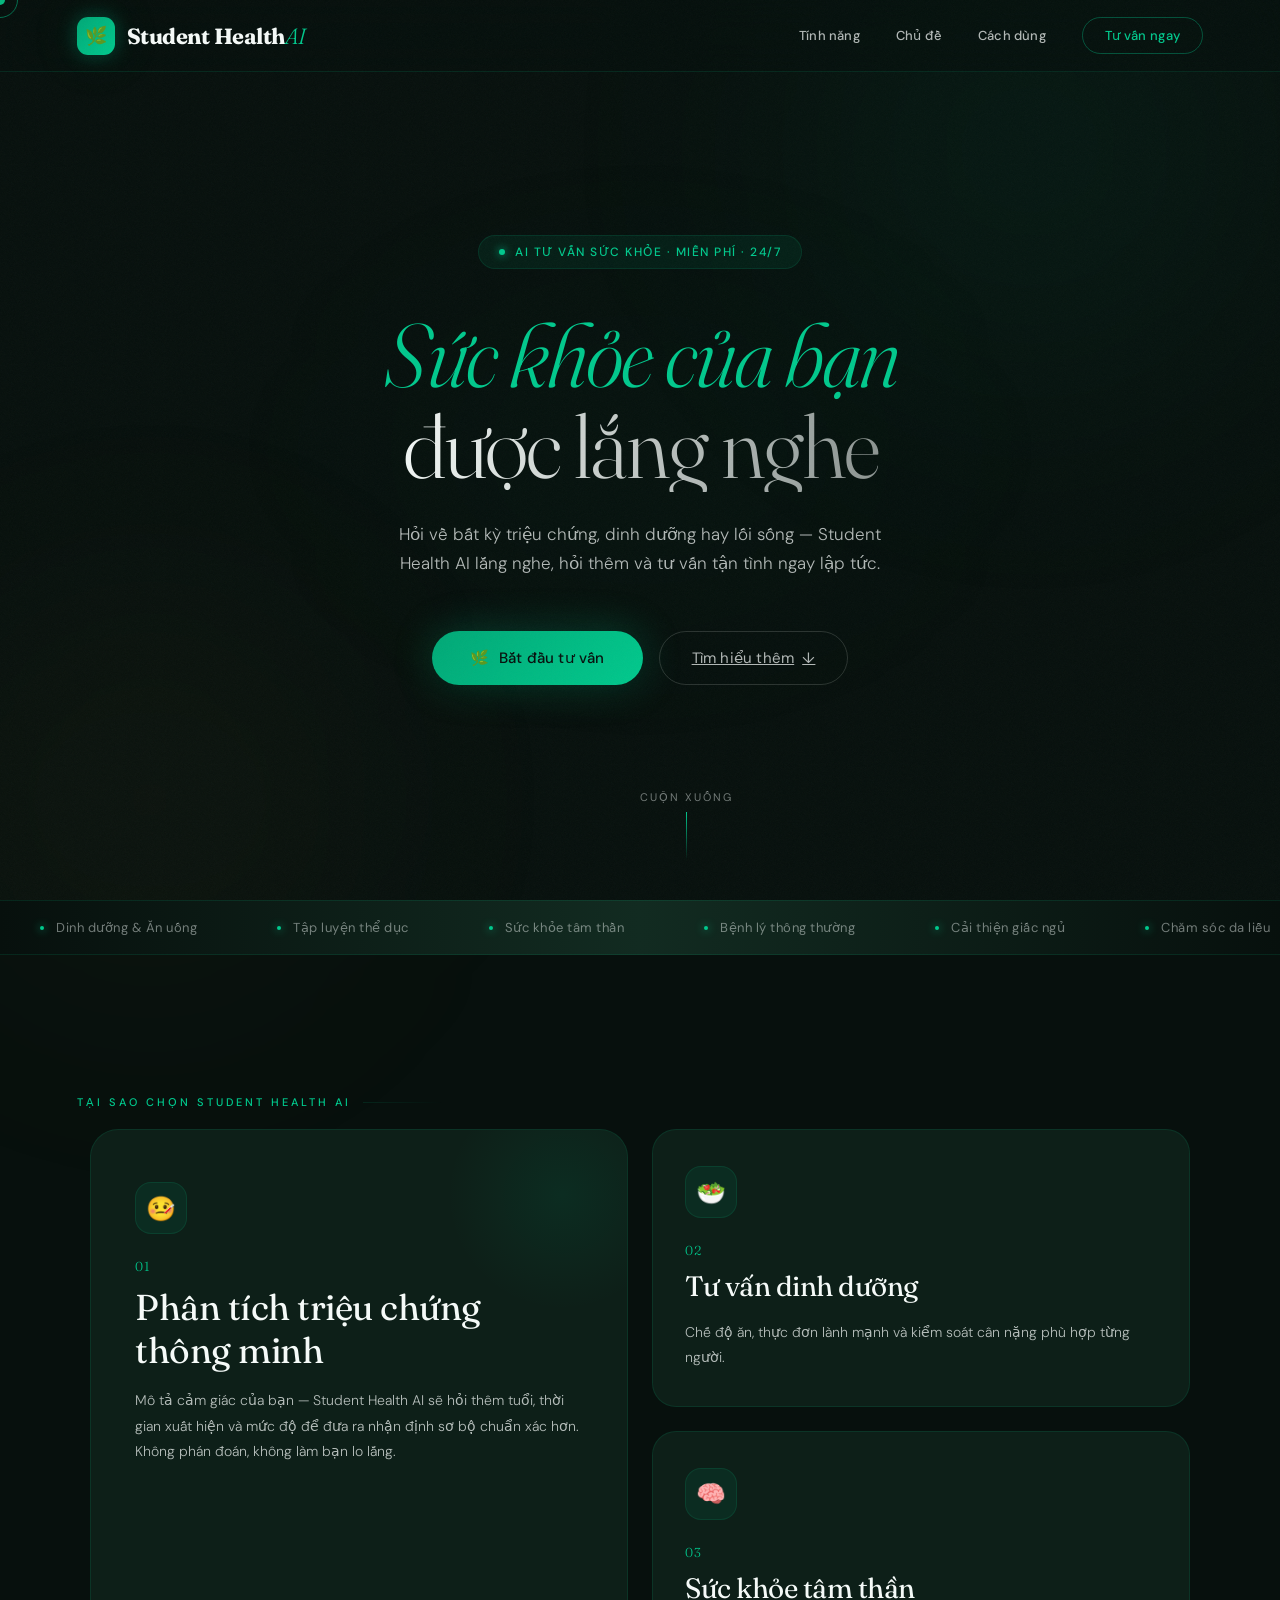
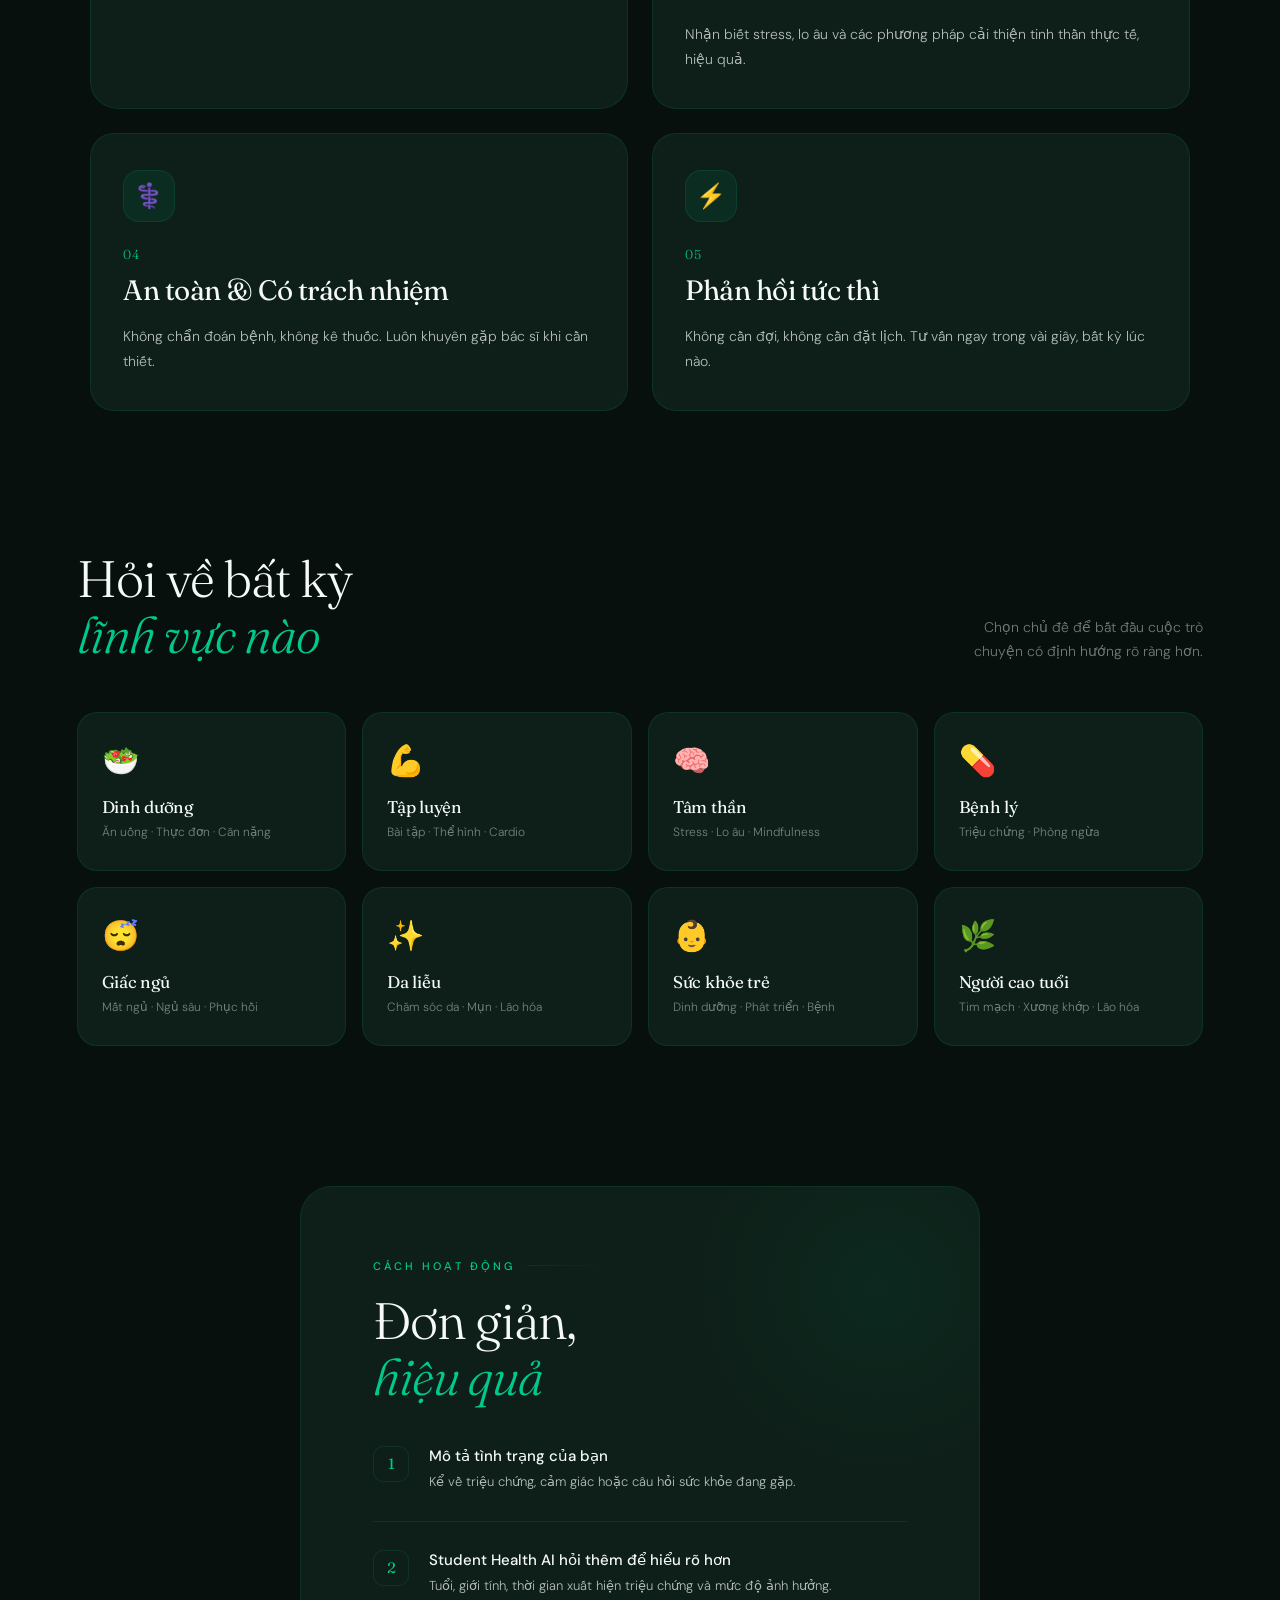
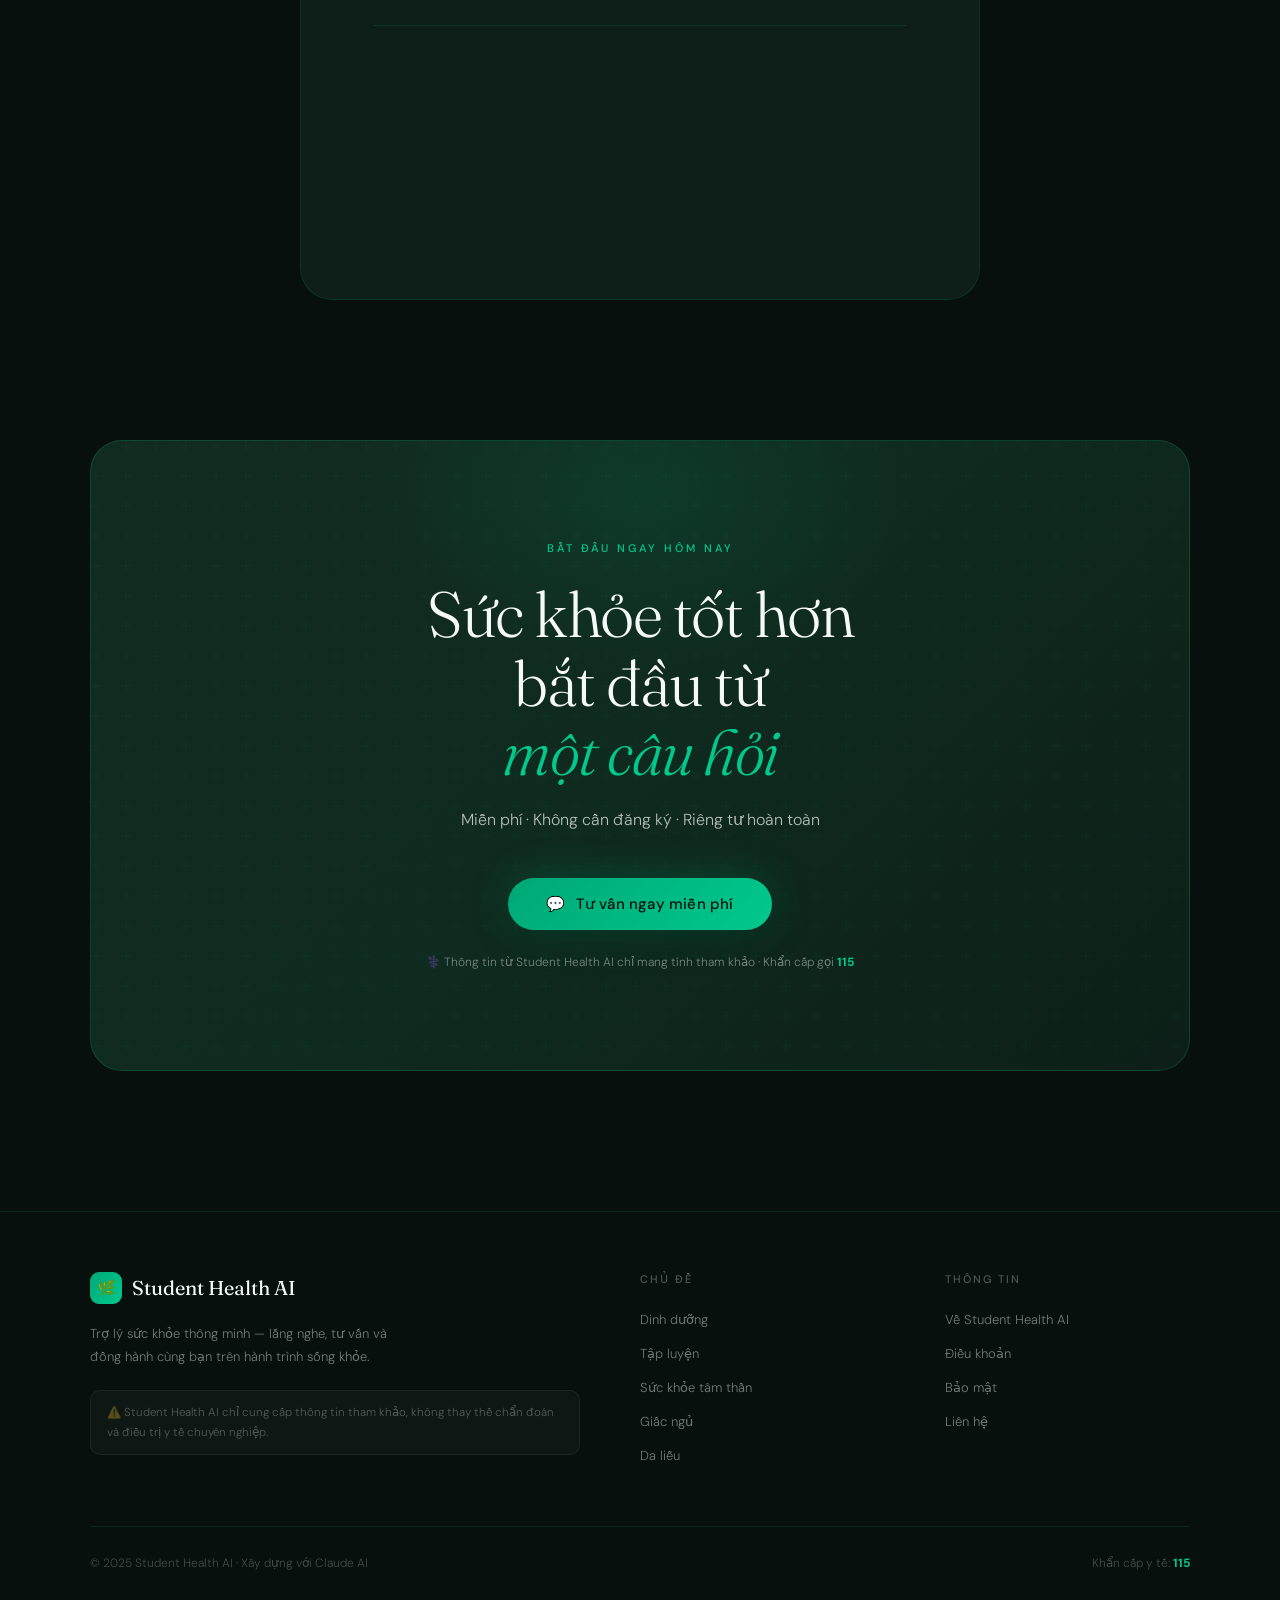
<file: index.html>
<!DOCTYPE html>
<html lang="vi">
<head>
    <meta charset="UTF-8">
    <meta name="viewport" content="width=device-width, initial-scale=1.0">
    <title>Student Health AI - Trợ Lý Sức Khỏe Cá Nhân</title>
    <link href="https://fonts.googleapis.com/css2?family=Fraunces:ital,opsz,wght@0,9..144,300;0,9..144,400;0,9..144,700;1,9..144,300;1,9..144,600&family=DM+Sans:wght@300;400;500&display=swap" rel="stylesheet">
    <link rel="stylesheet" href="styles.css">
</head>
<body>
    <div class="cursor" id="cur"></div>
    <div class="cursor-ring" id="curR"></div>

    <!-- Sidebar Menu -->
    <div class="sidebar" id="sidebar">
        <button class="close-btn" id="closeSidebar">✕</button>

        <!-- Menu Items -->
        <div class="menu-items">
            <button class="menu-item active" data-page="chat">💬 Trò Chuyện</button>
            <button class="menu-item" data-page="schedule">📅 Thời Khóa Biểu</button>
            <button class="menu-item" data-page="health">❤️ Đánh Giá Sức Khỏe</button>
            <button class="menu-item" data-page="streak">🔥 Chuỗi ngày</button>
            <button class="menu-item" data-page="stats">📊 Thống Kê</button>
        </div>
    </div>

    <!-- Overlay -->
    <div class="overlay" id="overlay"></div>

    <!-- Main Chat History Panel -->
    <aside class="chat-history-main" id="chatHistoryMain">
        <div class="chat-history-section">
            <div class="history-header">
                <h3>Các đoạn chat của bạn</h3>
                <div class="history-actions">
                    <button class="history-collapse-btn" id="collapseHistoryBtn" title="Thu gọn">⟨</button>
                    <button class="new-chat-btn" id="newChatBtn" title="Tạo đoạn chat mới">+</button>
                </div>
            </div>
            <div class="history-list" id="historyList">
                <!-- Lịch sử sẽ được thêm vào đây -->
            </div>
        </div>
    </aside>
    <button class="history-expand-btn" id="expandHistoryBtn" title="Mở lịch sử chat">⟩</button>

    <!-- Avatar Crop Modal -->
    <div class="avatar-crop-modal" id="avatarCropModal">
        <div class="avatar-crop-container">
            <div class="avatar-crop-header">
                <h3>Chỉnh Sửa Hình Ảnh</h3>
                <button class="close-crop-btn" id="closeCropBtn">✕</button>
            </div>
            <div class="avatar-crop-content">
                <div class="crop-preview-wrapper">
                    <div class="crop-circle-overlay"></div>
                    <img id="cropImage" src="" alt="Crop Image" class="crop-image">
                    <input type="range" id="zoomSlider" min="0.5" max="3" step="0.1" value="1" class="zoom-slider">
                </div>
                <div class="crop-info">
                    <p>Kéo hình để chỉnh vị trí</p>
                </div>
            </div>
            <div class="avatar-crop-footer">
                <button class="btn btn-secondary" id="cancelCropBtn">Hủy Bỏ</button>
                <button class="btn btn-primary" id="confirmCropBtn">Tham Gia</button>
            </div>
        </div>
    </div>

    <!-- Forgot Password Modal -->
    <div class="forgot-password-modal" id="forgotPasswordModal">
        <div class="forgot-password-container">
            <div class="forgot-password-header">
                <h3>Quên Mật Khẩu</h3>
                <button class="close-crop-btn" id="closeForgotBtn">✕</button>
            </div>
            <div class="forgot-password-content">
                <div id="pinVerifySection">
                    <p>Nhập Mã PIN để đặt lại mật khẩu</p>
                    <div class="form-group">
                        <label>Mã PIN</label>
                        <input type="text" id="forgotPinInput" placeholder="Nhập 1 trong 8 mã PIN">
                    </div>
                    <button class="btn btn-primary" id="verifyPinBtn">Xác Nhận</button>
                </div>

                <div id="resetPasswordSection" style="display: none;">
                    <p style="margin-bottom: 20px;">Nhập mật khẩu mới của bạn</p>
                    <div class="form-group">
                        <label>Mật Khẩu Mới</label>
                        <input type="password" id="newPasswordReset" placeholder="Nhập mật khẩu mới">
                    </div>
                    <div class="form-group">
                        <label>Xác Nhận Mật Khẩu</label>
                        <input type="password" id="confirmPasswordReset" placeholder="Xác nhận mật khẩu">
                    </div>
                    <button class="btn btn-primary" id="submitResetPasswordBtn">Cập Nhật Mật Khẩu</button>
                </div>

                <p style="text-align: center; margin-top: 15px;">
                    <button class="link-btn" id="backToLoginBtn">← Quay Lại Đăng Nhập</button>
                </p>
            </div>
        </div>
    </div>

    <!-- PIN Display Modal -->
    <div class="pin-display-modal" id="pinDisplayModal">
        <div class="pin-display-container">
            <div class="pin-display-header">
                <h3>🔐 Mã PIN Khôi Phục</h3>
                <button class="close-crop-btn" id="closePinDisplayBtn">✕</button>
            </div>
            <div class="pin-display-content">
                <div class="pin-warning">
                    <p><strong>⚠️ HÃY LƯU 8 MÃ PIN NÀY</strong></p>
                    <p style="font-size: 13px; color: var(--text-secondary);">Lưu ý: Mã PIN chỉ được xem lại khi 30 ngày sau (phải nhập mật khẩu)</p>
                </div>
                <div class="pins-grid" id="pinsGrid">
                </div>
                <button class="btn btn-primary" id="closePinDisplayBtnBottom">Đã Lưu</button>
            </div>
        </div>
    </div>

    <!-- Main Container -->
    <div class="container">
        <!-- Header -->
        <header class="header">
            <button class="menu-toggle" id="menuToggle">☰</button>
            <h1 id="appBrandHome" title="Về trang giới thiệu">Student Health AI</h1>
            <div class="profile-container">
                <button class="avatar-btn" id="avatarBtn">
                    <img src="data:image/svg+xml,%3Csvg xmlns='http://www.w3.org/2000/svg' width='150' height='150' viewBox='0 0 150 150'%3E%3Crect width='150' height='150' fill='%23bdbdbd'/%3E%3Ccircle cx='75' cy='48' r='30' fill='%23f2f2f2'/%3E%3Cpath d='M20 150a55 55 0 0 1 110 0Z' fill='%23f2f2f2'/%3E%3C/svg%3E" alt="Avatar" class="avatar" id="avatarImg">
                </button>
                <div class="profile-menu" id="profileMenu">
                    <div class="profile-header">
                        <img src="data:image/svg+xml,%3Csvg xmlns='http://www.w3.org/2000/svg' width='150' height='150' viewBox='0 0 150 150'%3E%3Crect width='150' height='150' fill='%23bdbdbd'/%3E%3Ccircle cx='75' cy='48' r='30' fill='%23f2f2f2'/%3E%3Cpath d='M20 150a55 55 0 0 1 110 0Z' fill='%23f2f2f2'/%3E%3C/svg%3E" alt="Avatar" class="profile-avatar" id="profileAvatarImg">
                        <div class="profile-info">
                            <h3 id="userName">Người Dùng</h3>
                            <p id="userEmail">user@example.com</p>
                        </div>
                    </div>
                    <hr>
                    <button class="profile-menu-item" id="settingsBtn">⚙️ Cài Đặt</button>
                    <button class="profile-menu-item" id="securityBtn">🔒 Bảo Mật</button>
                    <hr>
                    <button class="profile-menu-item logout-btn" id="logoutBtn">🚪 Đăng Xuất</button>
                </div>
            </div>
        </header>

        <!-- Pages Container -->
        <main class="pages-container">
            <!-- Login Page -->
            <section id="loginPage" class="page active">
                <div class="auth-container">
                    <div class="auth-content">
                        <h2>Đăng Nhập</h2>
                        <div class="demo-info" id="demoQuickLoginBox" role="button" tabindex="0" aria-label="Đăng nhập nhanh bằng tài khoản demo">
                            💡 <strong>Tài khoản demo:</strong><br>
                            Email: <code>demo@healthchat.com</code><br>
                            Mật khẩu: <code>123456</code>
                        </div>
                        <form id="loginForm">
                            <div class="form-group">
                                <label>Email</label>
                                <input type="email" id="loginEmail" placeholder="demo@healthchat.com" required>
                            </div>
                            <div class="form-group">
                                <label>Mật Khẩu</label>
                                <input type="password" id="loginPassword" placeholder="123456" required>
                            </div>
                            <button type="submit" class="btn btn-primary">Đăng Nhập</button>
                        </form>
                        <p>Chưa có tài khoản? <button type="button" class="link-btn" id="switchToSignup">Đăng Ký Ngay</button></p>
                        <p style="margin-top: 10px;">
                            <button type="button" class="link-btn" id="forgotPasswordLink">Quên Mật Khẩu?</button>
                        </p>
                        <p style="margin-top: 6px;">
                            <a href="intro.html" class="link-btn">Xem Trang Giới Thiệu</a>
                        </p>
                    </div>
                </div>
            </section>

            <!-- Signup Page -->
            <section id="signupPage" class="page">
                <div class="auth-container">
                    <div class="auth-content">
                        <h2>Đăng Ký Tài Khoản</h2>
                        <form id="signupForm">
                            <div class="form-group">
                                <label>Họ và Tên</label>
                                <input type="text" id="signupName" placeholder="Nhập tên đầy đủ" required>
                            </div>
                            <div class="form-group">
                                <label>Email</label>
                                <input type="email" id="signupEmail" placeholder="example@email.com" required>
                            </div>
                            <div class="form-group">
                                <label>Mật Khẩu</label>
                                <input type="password" id="signupPassword" placeholder="Ít nhất 6 ký tự" required>
                            </div>
                            <div class="form-group">
                                <label>Xác Nhận Mật Khẩu</label>
                                <input type="password" id="signupConfirm" placeholder="Nhập lại mật khẩu" required>
                            </div>
                            <button type="submit" class="btn btn-primary">Đăng Ký</button>
                        </form>
                        <p>Đã có tài khoản? <button type="button" class="link-btn" id="switchToLogin">Đăng Nhập</button></p>
                        <p style="margin-top: 6px;">
                            <a href="intro.html" class="link-btn">Xem Trang Giới Thiệu</a>
                        </p>
                        <div class="success-message" id="signupSuccess" style="display: none;">
                            ✅ Đăng ký thành công! Hãy đăng nhập để tiếp tục.
                        </div>
                    </div>
                </div>
            </section>

            <!-- Initial Chat Page -->
            <section id="initialChatPage" class="page">
                <div class="initial-chat-container">
                    <div id="chatFlow"></div>
                </div>
            </section>

            <!-- Chat Page -->
            <section id="chatPage" class="page">
                <div class="chat-container">
                    <div class="chat-messages" id="chatMessages">
                        <div class="chat-bubble ai">
                            <p>👋 Xin chào! Hôm nay bạn có chuyện gì muốn nói không?</p>
                        </div>
                        <div class="chat-suggestions" id="chatSuggestions">
                            <button class="chat-suggestion-btn" data-suggestion="Để tầm soát biến chứng tiểu đường cần làm gì?">Để tầm soát biến chứng tiểu đường cần làm gì?</button>
                            <button class="chat-suggestion-btn" data-suggestion="Tạo thực đơn giảm cân trong 30 ngày giúp mình.">Tạo thực đơn giảm cân trong 30 ngày.</button>
                            <button class="chat-suggestion-btn" data-suggestion="Các sản phẩm chăm sóc da phù hợp tuổi trung niên là gì?">Các sản phẩm chăm sóc da cho tuổi trung niên?</button>
                            <button class="chat-suggestion-btn" data-suggestion="Những thực phẩm chức năng nào trẻ em nên bổ sung?">Thực phẩm chức năng cho trẻ em nên bổ sung gì?</button>
                        </div>
                    </div>
                    <div class="chat-input-area">
                        <input type="text" id="mainChatInput" placeholder="Hỏi tôi bất cứ điều gì...">
                        <button class="send-btn" id="mainSendBtn">➤</button>
                    </div>
                    <p class="chat-disclaimer">
                        BẠN CÓ THỂ SANG TRANG WED NÀY ĐỂ THÔNG TIN ĐƯỢC CHÍNH XÁC HƠN:
                        <a href="https://chatgpt.com/g/g-67657a1bfffc819190a59d65f229376d-rightcare-tu-van-suc-khoe" target="_blank" rel="noopener noreferrer">RIGHTCARE</a>
                    </p>
                    <div class="loading" id="loadingIndicator" style="display: none;">
                        <span></span><span></span><span></span>
                    </div>
                </div>
            </section>

            <!-- Schedule Page -->
            <section id="schedulePage" class="page">
                <div class="schedule-container">
                    <iframe
                        class="schedule-iframe"
                        src="thoikhoabieu.html"
                        title="Thời khóa biểu"
                        loading="lazy"
                    ></iframe>
                </div>
            </section>

            <!-- Health Page -->
            <section id="healthPage" class="page">
                <div class="health-container">
                    <h2>❤️ Đánh Giá Sức Khỏe Hàng Ngày</h2>
                    
                    <div class="well-being-score-display">
                        <div class="score-circle">
                            <span id="wellBeingScore">0</span>
                            <span class="score-label">/100</span>
                        </div>
                        <p id="scoreStatus">Chưa đánh giá</p>
                    </div>

                    <div class="health-assessment">
                        <h3>Đánh Giá Hôm Nay</h3>
                        
                        <div class="assessment-item">
                            <div class="assessment-header">
                                <label for="energyLevel">Cảm Giác Năng Lượng (1-10)</label>
                                <label class="metric-toggle-wrap">
                                    <span>Bật</span>
                                    <input type="checkbox" class="metric-toggle" data-metric="energy" checked>
                                </label>
                            </div>
                            <div class="assessment-range-row">
                                <input type="range" id="energyLevel" min="1" max="10" value="5" data-display="energyDisplay" data-metric="energy">
                                <span class="value-display" id="energyDisplay">5</span>
                            </div>
                        </div>

                        <div class="assessment-item">
                            <div class="assessment-header">
                                <label for="sleepQuality">Chất Lượng Giấc Ngủ (1-10)</label>
                                <label class="metric-toggle-wrap">
                                    <span>Bật</span>
                                    <input type="checkbox" class="metric-toggle" data-metric="sleep" checked>
                                </label>
                            </div>
                            <div class="assessment-range-row">
                                <input type="range" id="sleepQuality" min="1" max="10" value="5" data-display="sleepDisplay" data-metric="sleep">
                                <span class="value-display" id="sleepDisplay">5</span>
                            </div>
                        </div>

                        <div class="assessment-item">
                            <div class="assessment-header">
                                <label for="mood">Tâm Trạng (1-10)</label>
                                <label class="metric-toggle-wrap">
                                    <span>Bật</span>
                                    <input type="checkbox" class="metric-toggle" data-metric="mood" checked>
                                </label>
                            </div>
                            <div class="assessment-range-row">
                                <input type="range" id="mood" min="1" max="10" value="5" data-display="moodDisplay" data-metric="mood">
                                <span class="value-display" id="moodDisplay">5</span>
                            </div>
                        </div>

                        <div class="assessment-item">
                            <div class="assessment-header">
                                <label for="stress">Thư Giãn (ngược với stress) (1-10)</label>
                                <label class="metric-toggle-wrap">
                                    <span>Bật</span>
                                    <input type="checkbox" class="metric-toggle" data-metric="stress" checked>
                                </label>
                            </div>
                            <div class="assessment-range-row">
                                <input type="range" id="stress" min="1" max="10" value="5" data-display="stressDisplay" data-metric="stress">
                                <span class="value-display" id="stressDisplay">5</span>
                            </div>
                        </div>

                        <div class="assessment-item">
                            <div class="assessment-header">
                                <label for="hunger">Cơn Đói (1-10)</label>
                                <label class="metric-toggle-wrap">
                                    <span>Bật</span>
                                    <input type="checkbox" class="metric-toggle" data-metric="hunger" checked>
                                </label>
                            </div>
                            <div class="assessment-range-row">
                                <input type="range" id="hunger" min="1" max="10" value="5" data-display="hungerDisplay" data-metric="hunger">
                                <span class="value-display" id="hungerDisplay">5</span>
                            </div>
                        </div>

                        <button class="btn btn-primary" id="submitHealthBtn">Lưu Đánh Giá</button>
                    </div>

                    <div class="health-history">
                        <div class="health-history-header">
                            <h3>📋 Lịch Sử Đánh Giá</h3>
                            <button class="btn-clear-all" id="clearAllHistoryBtn" title="Xóa tất cả">🗑️</button>
                        </div>
                        <div id="healthHistory"></div>
                    </div>
                </div>
            </section>

            <!-- Streak Page -->
            <section id="streakPage" class="page">
                <div class="streak-container">
                    <h2>🔥 Chuỗi ngày</h2>

                    <div class="streak-hero-card">
                        <div class="streak-hero-icon">🔥</div>
                        <div class="streak-hero-value" id="streakCurrentDays">0</div>
                        <div class="streak-hero-label">NGÀY CHUỖI</div>
                        <p id="streakHeroSubtext">Điểm danh hôm nay để nối chuỗi.</p>
                        <div class="streak-checkin-row">
                            <button type="button" class="streak-checkin-btn" id="checkInTodayBtn">✅ Điểm danh hôm nay</button>
                            <small id="checkInTodayStatus">Bạn chưa điểm danh hôm nay.</small>
                        </div>
                    </div>

                    <div class="streak-stat-grid">
                        <div class="streak-stat-card">
                            <span class="streak-stat-icon">📘</span>
                            <strong id="streakTotalRecords">0</strong>
                            <small>Lịch sử</small>
                        </div>
                        <div class="streak-stat-card">
                            <span class="streak-stat-icon">🏆</span>
                            <strong id="streakLongestDays">0</strong>
                            <small>Chuỗi dài nhất</small>
                        </div>
                        <div class="streak-stat-card">
                            <span class="streak-stat-icon">❄️</span>
                            <strong id="streakMissDays">0</strong>
                            <small>Ngày nghỉ tháng này</small>
                        </div>
                    </div>

                    <div class="streak-toolbar">
                        <button type="button" class="streak-open-shop-btn" id="toggleShopBtn">🛒 Vào cửa hàng</button>
                        <div class="streak-coin-pill">🪙 <strong id="coinBalance">0</strong> xu</div>
                    </div>

                    <section class="streak-mission-card">
                        <div class="streak-section-head">
                            <h3>🎯 Nhiệm vụ hằng ngày</h3>
                            <small id="missionDateLabel"></small>
                        </div>
                        <div id="dailyMissionList"></div>
                    </section>

                    <section class="streak-shop-card hidden" id="streakShopCard">
                        <div class="streak-section-head">
                            <h3>🛒 Cửa Hàng</h3>
                            <small id="shopResetInfo">Reset mỗi tuần</small>
                        </div>

                        <div class="shop-item">
                            <div class="shop-item-left">
                                <span class="shop-item-icon">❄️</span>
                                <div>
                                    <strong>Đóng băng chuỗi</strong>
                                    <p>Giữ chuỗi khi bỏ lỡ 1 ngày điểm danh.</p>
                                    <small>Đang có: <span id="shopShieldOwned">0</span></small>
                                </div>
                            </div>
                            <button type="button" class="shop-buy-btn" id="buyStreakShieldBtn">10 🪙</button>
                        </div>

                        <div class="shop-item">
                            <div class="shop-item-left">
                                <span class="shop-item-icon">🏅</span>
                                <div>
                                    <strong>Huy hiệu danh dự</strong>
                                    <p>Mở khóa huy hiệu sưu tầm.</p>
                                    <small>Đang có: <span id="shopHonorBadgeOwned">0</span></small>
                                </div>
                            </div>
                            <button type="button" class="shop-buy-btn" id="buyHonorBadgeBtn">30 🪙</button>
                        </div>
                    </section>

                    <div class="streak-calendar-card">
                        <div class="streak-calendar-head">
                            <h3>📅 Lịch sử</h3>
                            <div class="streak-month-nav">
                                <button type="button" class="streak-month-btn" id="streakPrevMonthBtn" aria-label="Xem tháng trước">‹</button>
                                <span id="streakMonthLabel"></span>
                                <button type="button" class="streak-month-btn" id="streakNextMonthBtn" aria-label="Xem tháng sau">›</button>
                            </div>
                        </div>
                        <div class="streak-calendar-grid" id="streakCalendarGrid"></div>
                        <div class="streak-legend">
                            <span><i class="legend-dot done"></i> Đã điểm danh</span>
                            <span><i class="legend-dot shield"></i> Đóng băng chuỗi</span>
                            <span><i class="legend-dot missed"></i> Nghỉ</span>
                            <span><i class="legend-dot today"></i> Hôm nay</span>
                        </div>
                    </div>

                    <div class="streak-achievement-card-wrap">
                        <h3>🏅 Thành tựu</h3>
                        <div class="streak-achievement-grid" id="streakAchievementGrid">
                            <div class="streak-achievement-card" data-threshold="1">
                                <span class="achievement-icon">🪙</span>
                                <strong>Khởi động</strong>
                                <small>Chuỗi 1 ngày</small>
                            </div>
                            <div class="streak-achievement-card" data-threshold="7">
                                <span class="achievement-icon">⭐</span>
                                <strong>7 ngày</strong>
                                <small>Chuỗi 1 tuần</small>
                            </div>
                            <div class="streak-achievement-card" data-threshold="30">
                                <span class="achievement-icon">💪</span>
                                <strong>30 ngày</strong>
                                <small>Chuỗi 1 tháng</small>
                            </div>
                            <div class="streak-achievement-card" data-threshold="100">
                                <span class="achievement-icon">🏆</span>
                                <strong>100 ngày</strong>
                                <small>Chuỗi bền bỉ</small>
                            </div>
                            <div class="streak-achievement-card" data-achievement="honor_badge">
                                <span class="achievement-icon">🏅</span>
                                <strong>Nhà sưu tầm</strong>
                                <small>Mua huy hiệu danh dự</small>
                            </div>
                        </div>
                    </div>
                </div>
            </section>

            <!-- Settings Page -->
            <section id="settingsPage" class="page">
                <div class="settings-container">
                    <div class="settings-header">
                        <button class="back-btn" id="backFromSettings">← Quay Lại</button>
                        <h2>⚙️ Cài Đặt</h2>
                    </div>

                    <div class="settings-content">
                        <!-- Avatar Section -->
                        <div class="settings-section">
                            <h3>👤 Avatar</h3>
                            <div class="avatar-selector">
                                <img src="data:image/svg+xml,%3Csvg xmlns='http://www.w3.org/2000/svg' width='150' height='150' viewBox='0 0 150 150'%3E%3Crect width='150' height='150' fill='%23bdbdbd'/%3E%3Ccircle cx='75' cy='48' r='30' fill='%23f2f2f2'/%3E%3Cpath d='M20 150a55 55 0 0 1 110 0Z' fill='%23f2f2f2'/%3E%3C/svg%3E" alt="Avatar" class="avatar-preview" id="settingsAvatarImg">
                                <div class="avatar-options">
                                    <button type="button" class="btn btn-primary" id="uploadAvatarBtn">📁 Chọn ảnh từ máy</button>
                                    <input type="file" id="avatarFileInput" accept="image/*" style="display: none;">
                                </div>
                            </div>
                        </div>

                        <!-- Profile Section -->
                        <div class="settings-section">
                            <h3>📋 Thông Tin Cá Nhân</h3>
                            <div class="form-group">
                                <label>Tên</label>
                                <input type="text" id="settingsName" placeholder="Nhập tên">
                            </div>
                            <div class="form-group">
                                <label>Email</label>
                                <input type="email" id="settingsEmail" placeholder="Nhập email">
                            </div>
                            <button type="button" class="btn btn-primary" id="updateProfileBtn">Cập Nhật Thông Tin</button>
                        </div>

                        <!-- Theme Section -->
                        <div class="settings-section">
                            <h3>🎨 Giao Diện</h3>
                            <div class="theme-options">
                                <label>
                                    <input type="radio" name="theme" value="light" id="themeLight">
                                    ☀️ Sáng
                                </label>
                                <label>
                                    <input type="radio" name="theme" value="dark" id="themeDark">
                                    🌙 Tối
                                </label>
                            </div>
                            <div class="color-selector">
                                <label>Chọn Màu Chủ Đề:</label>
                                <div class="color-options">
                                    <button type="button" class="color-btn" data-color="#00C98D" title="Xanh intro"></button>
                                    <button type="button" class="color-btn" data-color="#2196F3" title="Xanh dương"></button>
                                    <button type="button" class="color-btn" data-color="#FF9800" title="Cam"></button>
                                    <button type="button" class="color-btn" data-color="#E91E63" title="Hồng"></button>
                                    <button type="button" class="color-btn" data-color="#9C27B0" title="Tím"></button>
                                    <button type="button" class="color-btn" data-color="#00BCD4" title="Cyan"></button>
                                </div>
                                <div class="custom-color-row">
                                    <input type="color" id="customThemeColor" value="#00c98d" title="Chọn màu bất kỳ">
                                    <input type="text" id="customThemeHex" value="#00C98D" maxlength="7" placeholder="#RRGGBB">
                                   <button type="button" class="btn btn-primary btn-apply-color" id="applyCustomColorBtn">Áp Dụng</button>
                                </div>
                                <p class="theme-default-note">Mặc định: giao diện intro (nền tối xanh + chữ sáng).</p>
                                <button type="button" class="link-btn btn-reset-default-color" id="resetDefaultColorBtn">↺ Đặt lại màu mặc định</button>
                            </div>
                        </div>

                        <!-- Password Section -->
                        <div class="settings-section">
                            <h3>🔐 Đổi Mật Khẩu</h3>
                            <div class="form-group">
                                <label>Mật Khẩu Hiện Tại</label>
                                <input type="password" id="currentPassword" placeholder="Nhập mật khẩu hiện tại">
                            </div>
                            <div class="form-group">
                                <label>Mật Khẩu Mới</label>
                                <input type="password" id="newPassword" placeholder="Nhập mật khẩu mới">
                            </div>
                            <div class="form-group">
                                <label>Xác Nhận Mật Khẩu</label>
                                <input type="password" id="confirmPassword" placeholder="Xác nhận mật khẩu mới">
                            </div>
                            <button type="button" class="btn btn-primary" id="updatePasswordBtn">Cập Nhật Mật Khẩu</button>
                        </div>
                    </div>
                </div>
            </section>

            <!-- Security Page -->
            <section id="securityPage" class="page">
                <div class="settings-container">
                    <div class="settings-header">
                        <button class="back-btn" id="backFromSecurity">← Quay Lại</button>
                        <h2>🔒 Bảo Mật</h2>
                    </div>

                    <div class="settings-content">
                        <div class="settings-section">
                            <h3>🔐 Mã PIN Khôi Phục</h3>
                            <p style="color: var(--text-secondary); margin-bottom: 15px;">
                                Mã PIN giúp bạn khôi phục mật khẩu nếu quên. Mỗi mã chỉ được sử dụng một lần.
                            </p>
                            <button type="button" class="btn btn-primary" id="generatePinBtn">Tạo Mã PIN Mới</button>
                            <button type="button" class="btn btn-secondary" id="viewPinBtn" style="margin-top: 10px;">👁️ Xem Mã PIN</button>
                            <div id="pinStatus" style="margin-top: 15px; color: var(--text-secondary); font-size: 14px;"></div>
                        </div>
                    </div>
                </div>
            </section>

            <!-- Statistics Page -->
            <section id="statsPage" class="page">
                <div class="stats-container">
                    <div class="stats-header">
                        <button class="back-btn" id="backFromStats">← Quay Lại</button>
                        <h2>📊 Phân Tích</h2>
                    </div>

                    <div class="time-filter">
                        <button type="button" class="filter-btn active" data-days="1">1 Ngày</button>
                        <button type="button" class="filter-btn" data-days="3">3 Ngày</button>
                        <button type="button" class="filter-btn" data-days="7">1 Tuần</button>
                        <button type="button" class="filter-btn" data-days="30">1 Tháng</button>
                        <button type="button" class="filter-btn" data-days="180">6 Tháng</button>
                        <button type="button" class="filter-btn" data-days="365">1 Năm</button>
                    </div>

                    <div class="analytics-wrap">
                        <section class="analytics-panel analytics-panel-kpi">
                            <h3>📊 Tổng Quan</h3>
                            <div class="analytics-kpi-grid">
                                <div class="analytics-kpi-card">
                                    <div class="kpi-icon">📝</div>
                                    <div class="kpi-text">
                                        <span>Tổng lần đánh giá</span>
                                        <strong id="statsTotalSessions">0</strong>
                                    </div>
                                </div>
                                <div class="analytics-kpi-card">
                                    <div class="kpi-icon">📈</div>
                                    <div class="kpi-text">
                                        <span>Điểm TB tổng</span>
                                        <strong id="statsOverallAvg">--/10</strong>
                                    </div>
                                </div>
                                <div class="analytics-kpi-card">
                                    <div class="kpi-icon">🗓️</div>
                                    <div class="kpi-text">
                                        <span>Khoảng lọc</span>
                                        <strong id="statsRangeInfo">1 ngày</strong>
                                    </div>
                                </div>
                            </div>
                        </section>

                        <section class="analytics-panel">
                            <h3>📊 Biểu Đồ Điểm Trung Bình (1/10)</h3>
                            <div class="metric-chart" id="metricAvgChart"></div>
                        </section>

                        <section class="analytics-panel">
                            <h3>📋 Chi Tiết</h3>
                            <div class="details-table-wrap">
                                <table class="details-table">
                                    <thead>
                                        <tr>
                                            <th>Chỉ số sức khỏe</th>
                                            <th>Điểm TB (/10)</th>
                                            <th>Số lần ghi nhận</th>
                                            <th>Mức đánh giá</th>
                                        </tr>
                                    </thead>
                                    <tbody id="statsDetailBody"></tbody>
                                </table>
                            </div>
                        </section>
                    </div>
                </div>
            </section>
        </main>
    </div>

    <!-- API endpoint config:
         - Local: de trong "" de tu dong dung http://localhost:3000/api/chat
         - Production: thay bang URL backend, vi du https://your-app.onrender.com/api/chat -->
    <script>
        window.CHAT_API_ENDPOINT = "";
    </script>

    <!-- Scripts -->
    <script src="styles.js"></script>
</body>
</html>
</file>
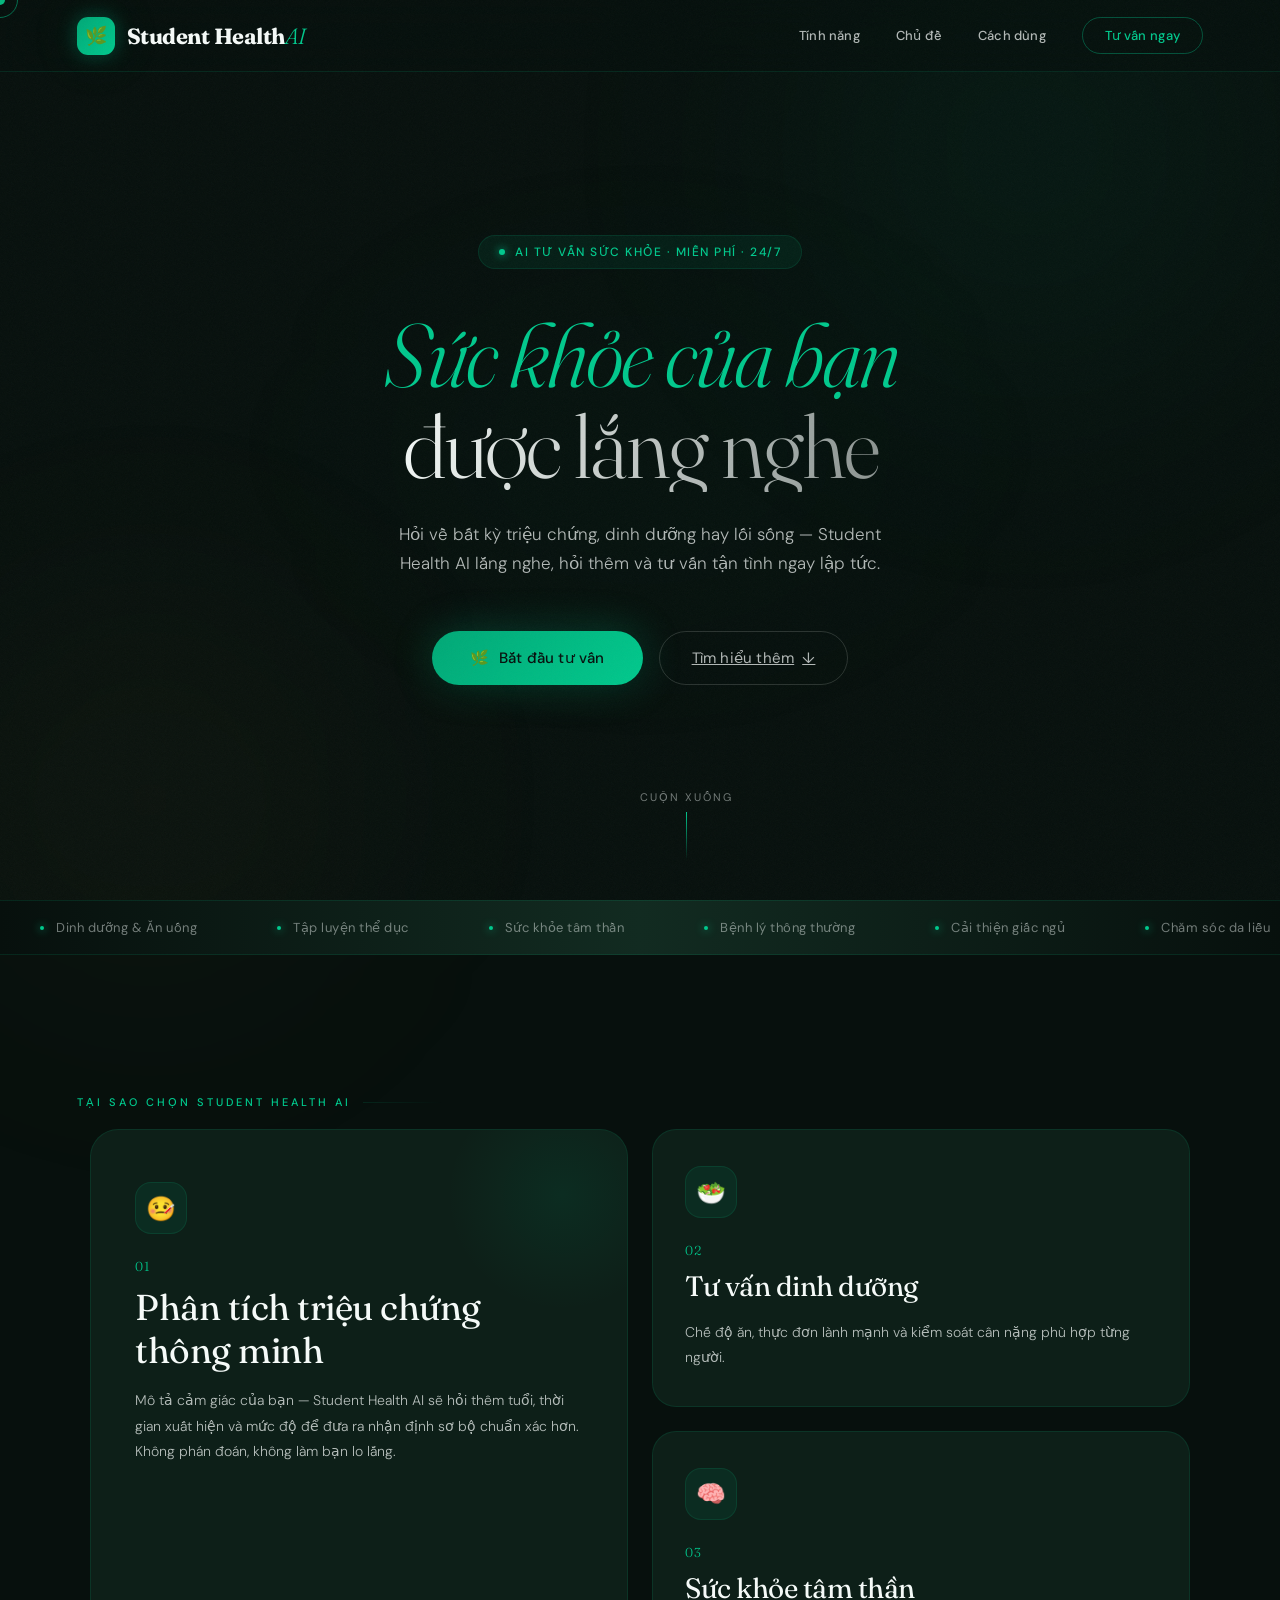
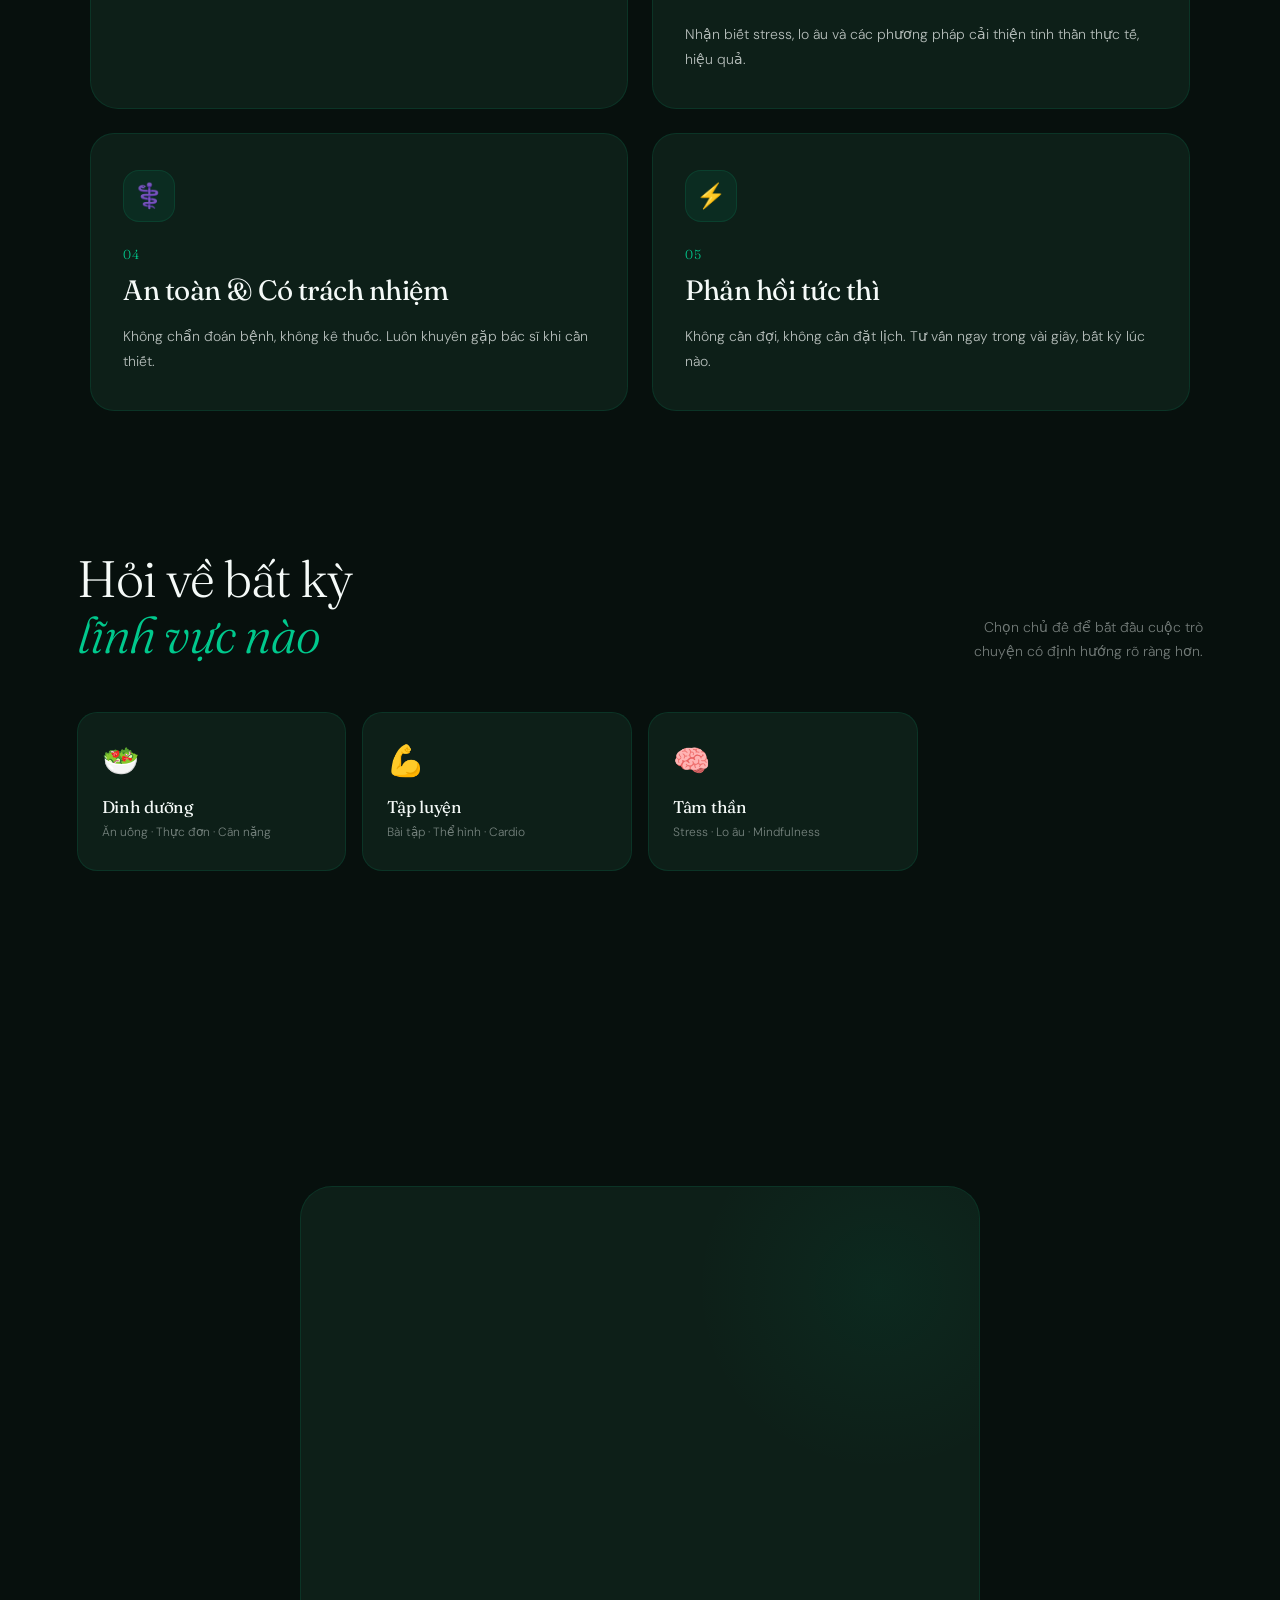
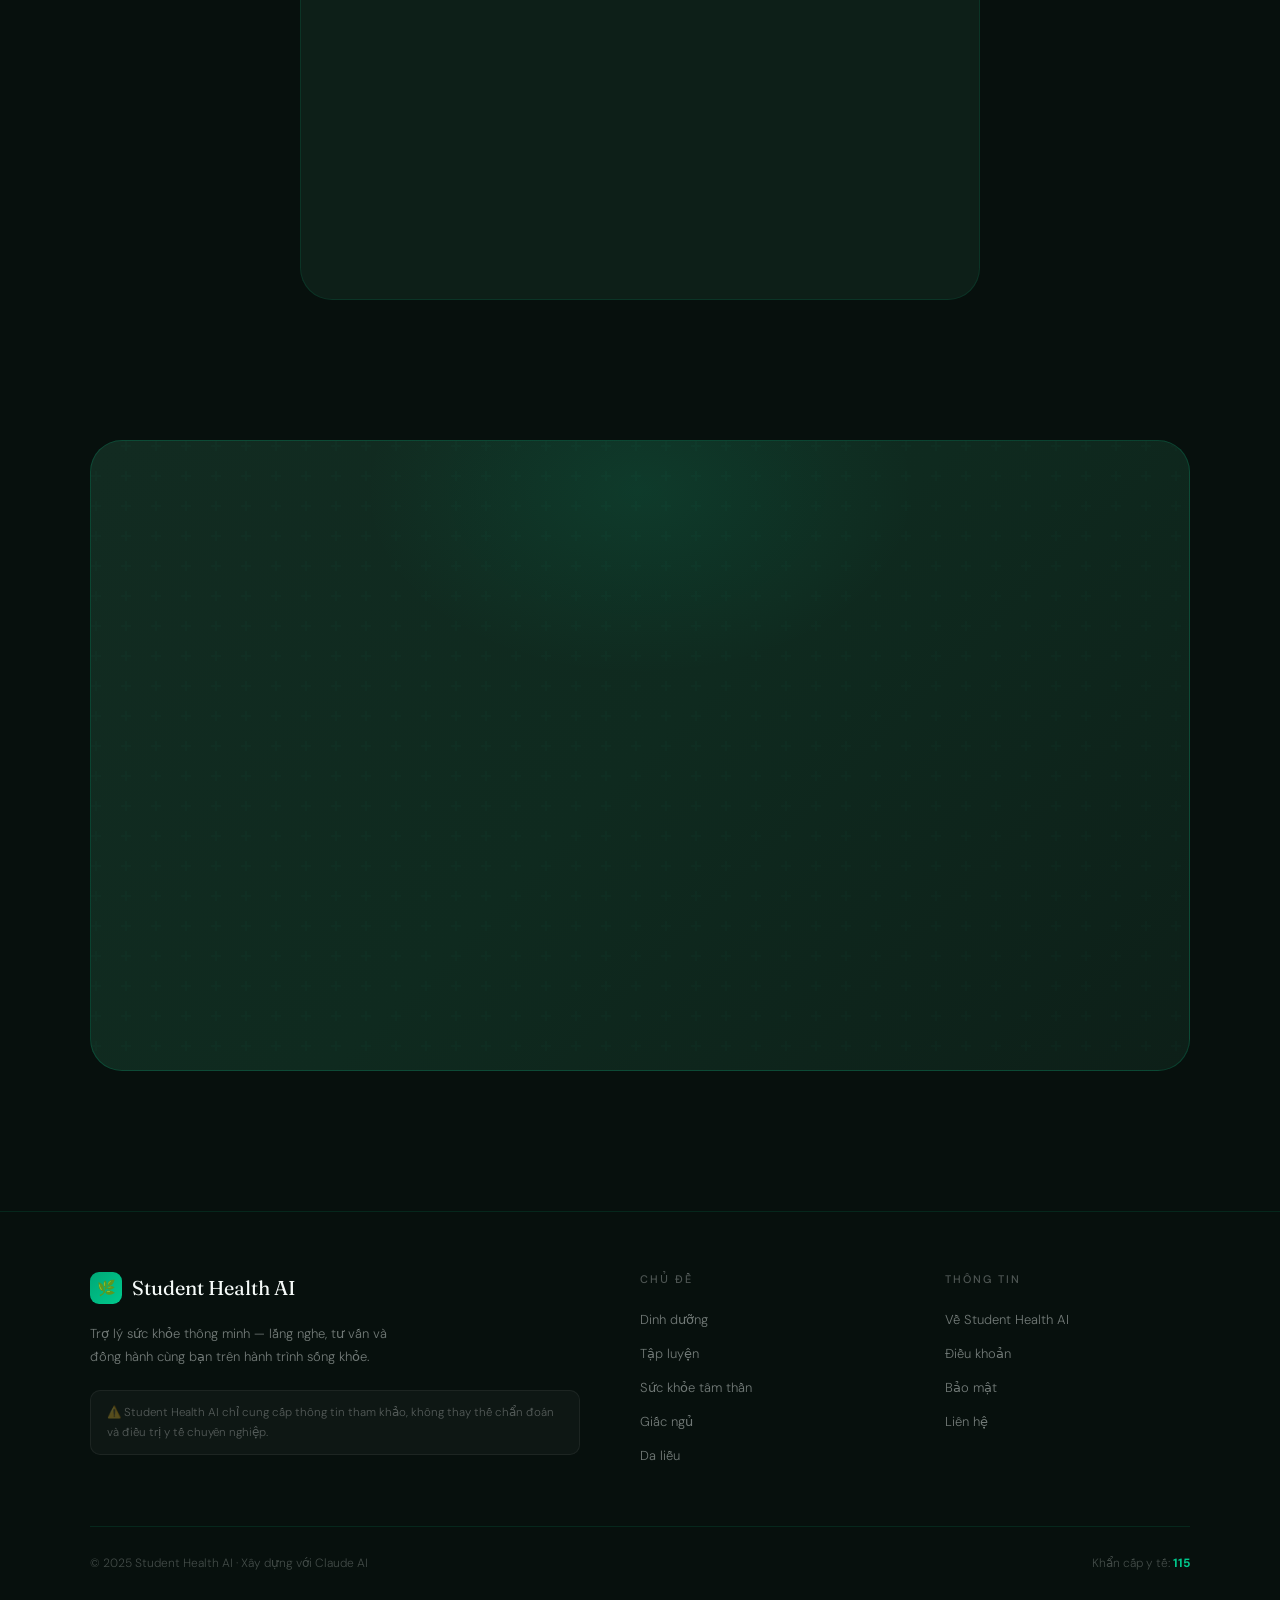
<file: intro.html>
<!DOCTYPE html>
<html lang="vi">
<head>
<meta charset="UTF-8">
<meta name="viewport" content="width=device-width, initial-scale=1.0">
<title>Student Health AI — Tư Vấn Sức Khỏe</title>
<link href="https://fonts.googleapis.com/css2?family=Fraunces:ital,opsz,wght@0,9..144,300;0,9..144,400;0,9..144,700;1,9..144,300;1,9..144,600&family=DM+Sans:wght@300;400;500&display=swap" rel="stylesheet">
<style>
*,*::before,*::after{box-sizing:border-box;margin:0;padding:0}

:root{
  --ink:#07100d;
  --ink2:#0d1f18;
  --ink3:#122b21;
  --jade:#00c98d;
  --jade2:#00a876;
  --jade-glow:rgba(0,201,141,0.18);
  --jade-pale:rgba(0,201,141,0.08);
  --gold:#d4a843;
  --gold-pale:rgba(212,168,67,0.12);
  --white:#f5faf8;
  --fog:rgba(245,250,248,0.55);
  --mist:rgba(245,250,248,0.08);
  --border:rgba(0,201,141,0.12);
  --text-dim:rgba(245,250,248,0.45);
  --text-mid:rgba(245,250,248,0.72);
}

html{scroll-behavior:smooth;overflow-x:hidden}
body{font-family:'DM Sans',sans-serif;background:var(--ink);color:var(--white);overflow-x:hidden;cursor:default}

/* ── CURSOR ── */
.cursor{
  position:fixed;width:10px;height:10px;
  background:var(--jade);border-radius:50%;
  pointer-events:none;z-index:9999;
  transition:transform .15s ease,opacity .3s;
  transform:translate(-50%,-50%);
  mix-blend-mode:difference;
}

.cursor-ring{
  position:fixed;width:36px;height:36px;
  border:1.5px solid rgba(0,201,141,0.5);
  border-radius:50%;pointer-events:none;z-index:9998;
  transform:translate(-50%,-50%);
  transition:width .25s,height .25s,border-color .25s;
}

body:has(a:hover) .cursor-ring,
body:has(button:hover) .cursor-ring{
  width:52px;height:52px;
  border-color:rgba(0,201,141,0.9);
}

/* ── GRAIN ── */
.grain{
  position:fixed;inset:0;pointer-events:none;z-index:999;opacity:.035;
  background-image:url("data:image/svg+xml,%3Csvg viewBox='0 0 512 512' xmlns='http://www.w3.org/2000/svg'%3E%3Cfilter id='n'%3E%3CfeTurbulence type='fractalNoise' baseFrequency='.75' numOctaves='4' stitchTiles='stitch'/%3E%3C/filter%3E%3Crect width='100%25' height='100%25' filter='url(%23n)'/%3E%3C/svg%3E");
  background-size:200px;
  animation:grainAnim 8s steps(10) infinite;
}

@keyframes grainAnim{
  0%{transform:translate(0,0)}
  10%{transform:translate(-2%,-3%)}
  20%{transform:translate(3%,2%)}
  30%{transform:translate(-1%,4%)}
  40%{transform:translate(4%,-1%)}
  50%{transform:translate(-3%,3%)}
  60%{transform:translate(2%,-4%)}
  70%{transform:translate(-4%,1%)}
  80%{transform:translate(1%,3%)}
  90%{transform:translate(3%,-2%)}
  100%{transform:translate(-1%,-1%)}
}

/* ── AMBIENT LIGHTS ── */
.ambient{position:fixed;pointer-events:none;border-radius:50%;filter:blur(120px);z-index:0}
.amb1{top:-200px;right:-100px;width:700px;height:700px;background:radial-gradient(circle,rgba(0,201,141,0.07) 0%,transparent 70%);animation:ambFloat 12s ease-in-out infinite}
.amb2{bottom:-200px;left:-150px;width:600px;height:600px;background:radial-gradient(circle,rgba(212,168,67,0.05) 0%,transparent 70%);animation:ambFloat 16s ease-in-out infinite reverse}
.amb3{top:50%;left:50%;transform:translate(-50%,-50%);width:800px;height:400px;background:radial-gradient(ellipse,rgba(0,201,141,0.04) 0%,transparent 65%)}

@keyframes ambFloat{
  0%,100%{transform:translate(0,0) scale(1)}
  50%{transform:translate(30px,-30px) scale(1.05)}
}

/* ── NAV ── */
nav{
  position:fixed;top:0;left:0;right:0;z-index:100;
  display:flex;align-items:center;justify-content:space-between;
  padding:0 6%;height:72px;
  background:rgba(7,16,13,0.7);
  backdrop-filter:blur(32px);
  -webkit-backdrop-filter:blur(32px);
  border-bottom:1px solid var(--border);
  transition:all .3s;
}

.logo{display:flex;align-items:center;gap:12px;text-decoration:none}

.logo-mark{
  width:38px;height:38px;
  background:linear-gradient(135deg,var(--jade2),var(--jade));
  border-radius:11px;
  display:flex;align-items:center;justify-content:center;
  font-size:18px;
  box-shadow:0 0 20px rgba(0,201,141,0.3),0 0 60px rgba(0,201,141,0.1);
}

.logo-type{
  font-family:'Fraunces',serif;
  font-size:22px;font-weight:700;
  color:var(--white);letter-spacing:-0.5px;
}

.logo-type em{font-style:italic;color:var(--jade);font-weight:300}

.nav-right{display:flex;align-items:center;gap:36px}

.nav-link{
  font-size:13px;font-weight:500;
  color:var(--text-mid);
  text-decoration:none;
  transition:color .2s;
  letter-spacing:0.2px;
}

.nav-link:hover{color:var(--white)}

.nav-btn{
  background:transparent;
  border:1px solid rgba(0,201,141,0.35);
  border-radius:30px;
  padding:9px 22px;
  font-size:13px;font-weight:500;
  color:var(--jade);cursor:pointer;
  font-family:'DM Sans',sans-serif;
  transition:all .25s;
  letter-spacing:0.3px;
}

.nav-btn:hover{
  background:var(--jade);color:var(--ink);
  box-shadow:0 0 30px rgba(0,201,141,0.3);
}

/* ── HERO ── */
.hero{
  min-height:100vh;
  display:flex;flex-direction:column;
  align-items:center;justify-content:center;
  text-align:center;
  padding:100px 6% 80px;
  position:relative;z-index:2;
}

.hero-eyebrow{
  display:inline-flex;align-items:center;gap:10px;
  border:1px solid var(--border);
  border-radius:30px;
  padding:8px 20px;
  font-size:12px;font-weight:500;
  color:var(--jade);
  letter-spacing:1.5px;text-transform:uppercase;
  margin-bottom:40px;
  background:var(--jade-pale);
  opacity:0;
  animation:riseUp .8s ease .1s forwards;
}

.eyebrow-dot{
  width:6px;height:6px;background:var(--jade);
  border-radius:50%;
  box-shadow:0 0 8px var(--jade);
  animation:dotPulse 2s infinite;
}

@keyframes dotPulse{
  0%,100%{box-shadow:0 0 8px var(--jade);opacity:1}
  50%{box-shadow:0 0 20px var(--jade);opacity:.6}
}

.hero-h1{
  font-family:'Fraunces',serif;
  font-size:clamp(52px,7vw,96px);
  font-weight:300;
  line-height:1.02;
  letter-spacing:-2px;
  color:var(--white);
  margin-bottom:28px;
  max-width:900px;
  opacity:0;
  animation:riseUp .9s ease .25s forwards;
}

.hero-h1 .italic{
  font-style:italic;
  font-weight:300;
  color:var(--jade);
  display:block;
}

.hero-h1 .line2{
  display:block;
  background:linear-gradient(90deg,var(--white) 0%,rgba(245,250,248,.55) 100%);
  -webkit-background-clip:text;
  -webkit-text-fill-color:transparent;
  background-clip:text;
}

.hero-sub{
  font-size:17px;font-weight:300;
  color:var(--text-mid);
  line-height:1.75;
  max-width:520px;
  margin:0 auto 52px;
  opacity:0;
  animation:riseUp .9s ease .4s forwards;
}

.hero-actions{
  display:flex;gap:16px;justify-content:center;flex-wrap:wrap;
  opacity:0;
  animation:riseUp .9s ease .55s forwards;
}

.btn-main{
  background:linear-gradient(135deg,var(--jade2),var(--jade));
  color:var(--ink);
  padding:16px 38px;border-radius:50px;
  font-size:15px;font-weight:500;
  border:none;cursor:pointer;
  display:inline-flex;align-items:center;gap:10px;
  font-family:'DM Sans',sans-serif;
  box-shadow:0 0 40px rgba(0,201,141,0.25),0 8px 24px rgba(0,0,0,0.3);
  transition:all .3s;
  letter-spacing:0.2px;
}

.btn-main:hover{
  transform:translateY(-3px);
  box-shadow:0 0 60px rgba(0,201,141,0.4),0 16px 40px rgba(0,0,0,0.4);
}

.btn-ghost{
  background:transparent;
  color:var(--text-mid);
  padding:16px 32px;border-radius:50px;
  font-size:15px;font-weight:400;
  border:1px solid rgba(245,250,248,0.15);cursor:pointer;
  display:inline-flex;align-items:center;gap:8px;
  font-family:'DM Sans',sans-serif;
  transition:all .25s;letter-spacing:0.2px;
}

.btn-ghost:hover{color:var(--white);border-color:rgba(245,250,248,0.4)}

/* Hero scroll indicator */
.scroll-hint{
  position:absolute;bottom:40px;left:50%;transform:translateX(-50%);
  display:flex;flex-direction:column;align-items:center;gap:8px;
  opacity:0;animation:riseUp .9s ease 1.2s forwards;
}

.scroll-hint span{font-size:11px;color:var(--text-dim);letter-spacing:2px;text-transform:uppercase}

.scroll-line{
  width:1px;height:48px;
  background:linear-gradient(to bottom,var(--jade),transparent);
  animation:scrollDrop 2s ease-in-out infinite;
}

@keyframes scrollDrop{
  0%{transform:scaleY(0);transform-origin:top}
  50%{transform:scaleY(1);transform-origin:top}
  51%{transform:scaleY(1);transform-origin:bottom}
  100%{transform:scaleY(0);transform-origin:bottom}
}

/* ── MARQUEE STRIP ── */
.strip{
  position:relative;z-index:2;
  border-top:1px solid var(--border);
  border-bottom:1px solid var(--border);
  padding:18px 0;
  overflow:hidden;
  background:linear-gradient(90deg,var(--ink),var(--ink3),var(--ink));
}

.strip-track{
  display:flex;gap:0;
  animation:marquee 25s linear infinite;
  width:max-content;
}

.strip-item{
  display:flex;align-items:center;gap:12px;
  padding:0 40px;
  font-size:13px;font-weight:400;
  color:var(--text-dim);
  letter-spacing:0.5px;
  white-space:nowrap;
}

.strip-item .dot{
  width:4px;height:4px;background:var(--jade);border-radius:50%;
  box-shadow:0 0 8px var(--jade);
}

@keyframes marquee{
  0%{transform:translateX(0)}
  100%{transform:translateX(-50%)}
}

/* ── FEATURES ── */
.features{
  padding:140px 6%;
  position:relative;z-index:2;
}

.section-label{
  font-size:11px;font-weight:500;
  color:var(--jade);
  letter-spacing:3px;text-transform:uppercase;
  margin-bottom:20px;
  display:flex;align-items:center;gap:12px;
}

.section-label::after{
  content:'';flex:1;height:1px;
  background:linear-gradient(to right,var(--border),transparent);
  max-width:80px;
}

.feat-layout{
  display:grid;
  grid-template-columns:1fr 1fr;
  gap:24px;
  max-width:1100px;margin:0 auto;
}

.feat-big{
  grid-row:span 2;
  background:var(--ink2);
  border:1px solid var(--border);
  border-radius:28px;
  padding:52px 44px;
  position:relative;overflow:hidden;
  transition:border-color .3s;
}

.feat-big::before{
  content:'';
  position:absolute;top:-60px;right:-60px;
  width:250px;height:250px;
  background:radial-gradient(circle,rgba(0,201,141,0.08) 0%,transparent 65%);
  border-radius:50%;
  transition:all .5s;
}

.feat-big:hover{border-color:rgba(0,201,141,0.3)}
.feat-big:hover::before{width:400px;height:400px;opacity:1.5}

.feat-small{
  background:var(--ink2);
  border:1px solid var(--border);
  border-radius:24px;
  padding:36px 32px;
  position:relative;overflow:hidden;
  transition:all .3s;
}

.feat-small:hover{
  border-color:rgba(0,201,141,0.25);
  transform:translateY(-4px);
  background:var(--ink3);
}

.feat-icon{
  width:52px;height:52px;
  background:var(--jade-pale);
  border:1px solid var(--border);
  border-radius:16px;
  display:flex;align-items:center;justify-content:center;
  font-size:24px;
  margin-bottom:24px;
  transition:all .3s;
}

.feat-big:hover .feat-icon,
.feat-small:hover .feat-icon{
  background:rgba(0,201,141,0.15);
  border-color:rgba(0,201,141,0.3);
  box-shadow:0 0 20px rgba(0,201,141,0.15);
}

.feat-num{
  font-family:'Fraunces',serif;
  font-size:13px;font-weight:300;
  color:var(--jade);
  margin-bottom:12px;
  letter-spacing:1px;
}

.feat-h3{
  font-family:'Fraunces',serif;
  font-size:28px;font-weight:400;
  color:var(--white);
  line-height:1.2;
  margin-bottom:16px;
  letter-spacing:-0.5px;
}

.feat-big .feat-h3{font-size:36px}

.feat-p{
  font-size:14px;font-weight:300;
  color:var(--text-mid);
  line-height:1.8;
}

/* ── TOPICS ── */
.topics{
  padding:0 6% 140px;
  position:relative;z-index:2;
}

.topics-header{
  display:flex;align-items:flex-end;justify-content:space-between;
  margin-bottom:48px;
}

.topics-title{
  font-family:'Fraunces',serif;
  font-size:clamp(34px,4vw,52px);font-weight:300;
  color:var(--white);
  letter-spacing:-1px;
  line-height:1.1;
}

.topics-title em{font-style:italic;color:var(--jade)}

.topics-sub{
  font-size:14px;font-weight:300;
  color:var(--text-dim);
  max-width:260px;
  text-align:right;line-height:1.7;
}

.topics-grid{
  display:grid;
  grid-template-columns:repeat(4,1fr);
  gap:16px;
}

.topic-card{
  background:var(--ink2);
  border:1px solid var(--border);
  border-radius:20px;
  padding:28px 24px;
  cursor:pointer;
  transition:all .3s cubic-bezier(.34,1.4,.64,1);
  text-decoration:none;display:block;
  position:relative;overflow:hidden;
}

.topic-card::after{
  content:'→';
  position:absolute;
  top:20px;right:20px;
  font-size:16px;
  color:var(--jade);
  opacity:0;
  transition:all .3s;
  transform:translate(-4px,4px);
}

.topic-card:hover{
  transform:translateY(-6px);
  border-color:rgba(0,201,141,0.35);
  background:var(--ink3);
  box-shadow:0 20px 60px rgba(0,0,0,0.4),0 0 40px rgba(0,201,141,0.08);
}

.topic-card:hover::after{opacity:1;transform:translate(0,0)}

.topic-emoji{font-size:30px;margin-bottom:16px;display:block}

.topic-name{
  font-family:'Fraunces',serif;
  font-size:17px;font-weight:400;
  color:var(--white);
  margin-bottom:6px;
  letter-spacing:-0.3px;
}

.topic-desc{
  font-size:12px;font-weight:300;
  color:var(--text-dim);
  line-height:1.6;
}

/* ── HOW ── */
.how{
  padding:0 6% 140px;
  position:relative;z-index:2;
}

.how-inner{
  background:var(--ink2);
  border:1px solid var(--border);
  border-radius:32px;
  padding:72px;
  max-width:1100px;margin:0 auto;
  display:grid;
  grid-template-columns:1fr;
  gap:0;
  align-items:center;
  max-width:680px;
  position:relative;overflow:hidden;
}

.how-inner::before{
  content:'';
  position:absolute;
  top:-100px;right:-100px;
  width:400px;height:400px;
  background:radial-gradient(circle,rgba(0,201,141,0.06) 0%,transparent 65%);
  border-radius:50%;pointer-events:none;
}

.how-steps-list{
  display:flex;flex-direction:column;gap:0;
}

.how-step{
  display:flex;gap:20px;
  padding:28px 0;
  border-bottom:1px solid var(--border);
  transition:all .3s;
}

.how-step:first-child{padding-top:0}
.how-step:last-child{border-bottom:none;padding-bottom:0}

.how-step:hover .step-num{background:var(--jade);color:var(--ink)}

.step-num{
  width:36px;height:36px;
  border:1px solid var(--border);
  border-radius:10px;
  display:flex;align-items:center;justify-content:center;
  font-family:'Fraunces',serif;
  font-size:15px;font-weight:400;
  color:var(--jade);
  flex-shrink:0;
  transition:all .3s;
}

.step-content{}
.step-t{font-size:15px;font-weight:500;color:var(--white);margin-bottom:5px}
.step-d{font-size:13px;font-weight:300;color:var(--text-mid);line-height:1.7}

/* Chat preview in how section */
.chat-preview{
  background:var(--ink);
  border:1px solid var(--border);
  border-radius:24px;
  overflow:hidden;
}

.cp-hdr{
  background:linear-gradient(135deg,var(--ink3),#1a3d2d);
  padding:18px 20px;
  display:flex;align-items:center;gap:12px;
  border-bottom:1px solid var(--border);
}

.cp-av2{
  width:38px;height:38px;
  background:linear-gradient(135deg,var(--jade2),var(--jade));
  border-radius:50%;
  display:flex;align-items:center;justify-content:center;
  font-size:18px;
  box-shadow:0 0 16px rgba(0,201,141,0.3);
  position:relative;
}

.cp-av2::after{
  content:'';
  position:absolute;bottom:1px;right:1px;
  width:9px;height:9px;background:#4ade80;
  border-radius:50%;border:2px solid var(--ink3);
}

.cp-hdr-name{font-size:13px;font-weight:500;color:var(--white)}
.cp-hdr-sub{font-size:11px;color:var(--text-dim);margin-top:1px}

.cp-msgs2{padding:20px;display:flex;flex-direction:column;gap:12px}

.cp-row{display:flex;gap:8px}
.cp-row.u{flex-direction:row-reverse}

.cp-bub{
  max-width:82%;
  padding:10px 14px;border-radius:16px;
  font-size:12.5px;line-height:1.6;font-weight:300;
}

.cp-row.b .cp-bub{
  background:var(--ink3);color:var(--text-mid);
  border-bottom-left-radius:3px;
}

.cp-row.u .cp-bub{
  background:linear-gradient(135deg,var(--jade2),var(--jade));
  color:var(--ink);font-weight:500;
  border-bottom-right-radius:3px;
}

.cp-inp2{
  margin:0 20px 20px;
  background:var(--ink3);
  border:1px solid var(--border);
  border-radius:14px;
  padding:12px 14px;
  display:flex;align-items:center;gap:10px;
}

.cp-inp2 span{flex:1;font-size:12px;color:var(--text-dim)}

.cp-snd{
  width:28px;height:28px;
  background:linear-gradient(135deg,var(--jade2),var(--jade));
  border-radius:8px;
  display:flex;align-items:center;justify-content:center;
  font-size:12px;color:var(--ink);
}

/* ── CTA ── */
.cta-section{
  padding:0 6% 140px;
  position:relative;z-index:2;
}

.cta-inner{
  background:linear-gradient(135deg,var(--ink3) 0%,#0f2a1f 50%,var(--ink2) 100%);
  border:1px solid rgba(0,201,141,0.2);
  border-radius:32px;
  padding:100px 80px;
  text-align:center;
  position:relative;overflow:hidden;
  max-width:1100px;margin:0 auto;
}

.cta-inner::before{
  content:'';
  position:absolute;
  top:-150px;left:50%;transform:translateX(-50%);
  width:600px;height:400px;
  background:radial-gradient(ellipse,rgba(0,201,141,0.1) 0%,transparent 65%);
  pointer-events:none;
}

.cta-inner::after{
  content:'';
  position:absolute;inset:0;
  background:url("data:image/svg+xml,%3Csvg width='60' height='60' viewBox='0 0 60 60' xmlns='http://www.w3.org/2000/svg'%3E%3Cg fill='none' fill-rule='evenodd'%3E%3Cg fill='%2300c98d' fill-opacity='0.025'%3E%3Cpath d='M36 34v-4h-2v4h-4v2h4v4h2v-4h4v-2h-4zm0-30V0h-2v4h-4v2h4v4h2V6h4V4h-4zM6 34v-4H4v4H0v2h4v4h2v-4h4v-2H6zM6 4V0H4v4H0v2h4v4h2V6h4V4H6z'/%3E%3C/g%3E%3C/g%3E%3C/svg%3E");
  border-radius:32px;
  pointer-events:none;
}

.cta-eyebrow{
  font-size:11px;font-weight:500;
  color:var(--jade);letter-spacing:3px;text-transform:uppercase;
  margin-bottom:24px;
}

.cta-h2{
  font-family:'Fraunces',serif;
  font-size:clamp(38px,5vw,68px);
  font-weight:300;letter-spacing:-1.5px;
  line-height:1.08;
  color:var(--white);
  margin-bottom:20px;
  position:relative;z-index:1;
}

.cta-h2 em{font-style:italic;color:var(--jade)}

.cta-p{
  font-size:16px;font-weight:300;
  color:var(--text-mid);
  line-height:1.7;
  margin-bottom:44px;
  position:relative;z-index:1;
}

.cta-actions{
  display:flex;gap:16px;justify-content:center;flex-wrap:wrap;
  position:relative;z-index:1;
}

.cta-note{
  margin-top:24px;
  font-size:12px;font-weight:300;
  color:var(--text-dim);
  position:relative;z-index:1;
}

/* ── FOOTER ── */
footer{
  position:relative;z-index:2;
  border-top:1px solid var(--border);
  padding:60px 6% 40px;
}

.footer-inner{
  max-width:1100px;margin:0 auto;
  display:grid;
  grid-template-columns:2fr 1fr 1fr;
  gap:60px;
  margin-bottom:48px;
}

.footer-brand-logo{
  display:flex;align-items:center;gap:10px;
  text-decoration:none;margin-bottom:18px;
}

.f-logo-mark{
  width:32px;height:32px;
  background:linear-gradient(135deg,var(--jade2),var(--jade));
  border-radius:9px;
  display:flex;align-items:center;justify-content:center;
  font-size:15px;
}

.f-logo-text{
  font-family:'Fraunces',serif;font-size:20px;font-weight:400;
  color:var(--white);
}

.f-logo-text em{font-style:italic;color:var(--jade)}

.footer-desc{
  font-size:13px;font-weight:300;
  color:var(--text-dim);line-height:1.8;
  margin-bottom:22px;max-width:300px;
}

.footer-disclaimer{
  font-size:11.5px;font-weight:300;
  color:rgba(245,250,248,0.3);
  padding:12px 16px;
  background:rgba(245,250,248,0.03);
  border:1px solid rgba(245,250,248,0.06);
  border-radius:10px;
  line-height:1.7;
}

.footer-col h4{
  font-size:11px;font-weight:500;
  letter-spacing:2px;text-transform:uppercase;
  color:rgba(245,250,248,0.3);
  margin-bottom:22px;
}

.footer-col ul{list-style:none}
.footer-col li{margin-bottom:13px}
.footer-col a{
  font-size:13px;font-weight:300;
  color:var(--text-dim);text-decoration:none;
  transition:color .2s;
}

.footer-col a:hover{color:var(--jade)}

.footer-bottom{
  max-width:1100px;margin:0 auto;
  padding-top:28px;border-top:1px solid var(--border);
  display:flex;justify-content:space-between;align-items:center;
  font-size:12px;font-weight:300;color:rgba(245,250,248,0.25);
}

.footer-bottom b{color:var(--jade)}

/* ── ANIMATIONS ── */
@keyframes riseUp{
  from{opacity:0;transform:translateY(22px)}
  to{opacity:1;transform:translateY(0)}
}

.rise{
  opacity:0;transform:translateY(28px);
  transition:opacity .7s ease,transform .7s ease;
}

.rise.in{opacity:1;transform:translateY(0)}

/* ── RESPONSIVE ── */
@media(max-width:900px){
  .feat-layout{grid-template-columns:1fr}
  .feat-big{grid-row:span 1}
  .topics-grid{grid-template-columns:repeat(2,1fr)}
  .how-inner{grid-template-columns:1fr;padding:48px 32px}
  .chat-preview{display:none}
  .footer-inner{grid-template-columns:1fr;gap:32px}
  .footer-bottom{flex-direction:column;gap:8px;text-align:center}
  .nav-right .nav-link{display:none}
}

@media(max-width:600px){
  nav{padding:0 4%}
  .hero,.features,.topics,.how,.cta-section{padding-left:4%;padding-right:4%}
  .hero-h1{font-size:44px;letter-spacing:-1px}
  .cta-inner{padding:52px 28px}
  .topics-header{flex-direction:column;gap:12px}
  .topics-sub{text-align:left}
  .topics-grid{grid-template-columns:repeat(2,1fr)}
  .how-inner{padding:36px 24px}
  footer{padding:52px 4% 32px}
}
</style>
</head>
<body>

<!-- GRAIN & AMBIENT -->
<div class="grain"></div>
<div class="ambient amb1"></div>
<div class="ambient amb2"></div>
<div class="ambient amb3"></div>

<!-- CUSTOM CURSOR -->
<div class="cursor" id="cur"></div>
<div class="cursor-ring" id="curR"></div>

<!-- ── NAV ── -->
<nav id="nav">
  <a href="#" class="logo">
    <div class="logo-mark">🌿</div>
    <div class="logo-type">Student Health<em>AI</em></div>
  </a>
  <div class="nav-right">
    <a href="#features" class="nav-link">Tính năng</a>
    <a href="#topics" class="nav-link">Chủ đề</a>
    <a href="#how" class="nav-link">Cách dùng</a>
    <button class="nav-btn" onclick="openConsultNow(event)">Tư vấn ngay</button>
  </div>
</nav>

<!-- ── HERO ── -->
<section class="hero">
  <div class="hero-eyebrow">
    <div class="eyebrow-dot"></div>
    AI Tư Vấn Sức Khỏe · Miễn Phí · 24/7
  </div>

  <h1 class="hero-h1">
    <span class="italic">Sức khỏe của bạn</span>
    <span class="line2">được lắng nghe</span>
  </h1>

  <p class="hero-sub">
    Hỏi về bất kỳ triệu chứng, dinh dưỡng hay lối sống — Student Health AI lắng nghe, hỏi thêm và tư vấn tận tình ngay lập tức.
  </p>

  <div class="hero-actions">
    <button class="btn-main" onclick="openConsultNow(event)">
      <span>🌿</span> Bắt đầu tư vấn
    </button>
    <a href="#how" class="btn-ghost">
      Tìm hiểu thêm <span>↓</span>
    </a>
  </div>

  <div class="scroll-hint">
    <span>Cuộn xuống</span>
    <div class="scroll-line"></div>
  </div>
</section>

<!-- ── MARQUEE ── -->
<div class="strip">
  <div class="strip-track">
    <!-- duplicate for seamless loop -->
    <div class="strip-item"><div class="dot"></div>Dinh dưỡng & Ăn uống</div>
    <div class="strip-item"><div class="dot"></div>Tập luyện thể dục</div>
    <div class="strip-item"><div class="dot"></div>Sức khỏe tâm thần</div>
    <div class="strip-item"><div class="dot"></div>Bệnh lý thông thường</div>
    <div class="strip-item"><div class="dot"></div>Cải thiện giấc ngủ</div>
    <div class="strip-item"><div class="dot"></div>Chăm sóc da liễu</div>
    <div class="strip-item"><div class="dot"></div>Sức khỏe trẻ em</div>
    <div class="strip-item"><div class="dot"></div>Người cao tuổi</div>
    <div class="strip-item"><div class="dot"></div>Dinh dưỡng & Ăn uống</div>
    <div class="strip-item"><div class="dot"></div>Tập luyện thể dục</div>
    <div class="strip-item"><div class="dot"></div>Sức khỏe tâm thần</div>
    <div class="strip-item"><div class="dot"></div>Bệnh lý thông thường</div>
    <div class="strip-item"><div class="dot"></div>Cải thiện giấc ngủ</div>
    <div class="strip-item"><div class="dot"></div>Chăm sóc da liễu</div>
    <div class="strip-item"><div class="dot"></div>Sức khỏe trẻ em</div>
    <div class="strip-item"><div class="dot"></div>Người cao tuổi</div>
  </div>
</div>

<!-- ── FEATURES ── -->
<section class="features" id="features">
  <div class="section-label rise">Tại sao chọn Student Health AI</div>

  <div class="feat-layout">
    <div class="feat-big rise">
      <div class="feat-icon">🤒</div>
      <div class="feat-num">01</div>
      <h3 class="feat-h3">Phân tích triệu chứng thông minh</h3>
      <p class="feat-p">Mô tả cảm giác của bạn — Student Health AI sẽ hỏi thêm tuổi, thời gian xuất hiện và mức độ để đưa ra nhận định sơ bộ chuẩn xác hơn. Không phán đoán, không làm bạn lo lắng.</p>
    </div>

    <div class="feat-small rise">
      <div class="feat-icon">🥗</div>
      <div class="feat-num">02</div>
      <h3 class="feat-h3">Tư vấn dinh dưỡng</h3>
      <p class="feat-p">Chế độ ăn, thực đơn lành mạnh và kiểm soát cân nặng phù hợp từng người.</p>
    </div>

    <div class="feat-small rise">
      <div class="feat-icon">🧠</div>
      <div class="feat-num">03</div>
      <h3 class="feat-h3">Sức khỏe tâm thần</h3>
      <p class="feat-p">Nhận biết stress, lo âu và các phương pháp cải thiện tinh thần thực tế, hiệu quả.</p>
    </div>

    <div class="feat-small rise">
      <div class="feat-icon">⚕️</div>
      <div class="feat-num">04</div>
      <h3 class="feat-h3">An toàn & Có trách nhiệm</h3>
      <p class="feat-p">Không chẩn đoán bệnh, không kê thuốc. Luôn khuyên gặp bác sĩ khi cần thiết.</p>
    </div>

    <div class="feat-small rise">
      <div class="feat-icon">⚡</div>
      <div class="feat-num">05</div>
      <h3 class="feat-h3">Phản hồi tức thì</h3>
      <p class="feat-p">Không cần đợi, không cần đặt lịch. Tư vấn ngay trong vài giây, bất kỳ lúc nào.</p>
    </div>
  </div>
</section>

<!-- ── TOPICS ── -->
<section class="topics" id="topics">
  <div class="topics-header">
    <h2 class="topics-title rise">
      Hỏi về bất kỳ<br><em>lĩnh vực nào</em>
    </h2>
    <p class="topics-sub rise">Chọn chủ đề để bắt đầu cuộc trò chuyện có định hướng rõ ràng hơn.</p>
  </div>

  <div class="topics-grid">
    <a class="topic-card rise" href="#" href='#topics'>
      <span class="topic-emoji">🥗</span>
      <div class="topic-name">Dinh dưỡng</div>
      <div class="topic-desc">Ăn uống · Thực đơn · Cân nặng</div>
    </a>
    <a class="topic-card rise" href="#" href='#topics'>
      <span class="topic-emoji">💪</span>
      <div class="topic-name">Tập luyện</div>
      <div class="topic-desc">Bài tập · Thể hình · Cardio</div>
    </a>
    <a class="topic-card rise" href="#" href='#topics'>
      <span class="topic-emoji">🧠</span>
      <div class="topic-name">Tâm thần</div>
      <div class="topic-desc">Stress · Lo âu · Mindfulness</div>
    </a>
    <a class="topic-card rise" href="#" href='#topics'>
      <span class="topic-emoji">💊</span>
      <div class="topic-name">Bệnh lý</div>
      <div class="topic-desc">Triệu chứng · Phòng ngừa</div>
    </a>
    <a class="topic-card rise" href="#" href='#topics'>
      <span class="topic-emoji">😴</span>
      <div class="topic-name">Giấc ngủ</div>
      <div class="topic-desc">Mất ngủ · Ngủ sâu · Phục hồi</div>
    </a>
    <a class="topic-card rise" href="#" href='#topics'>
      <span class="topic-emoji">✨</span>
      <div class="topic-name">Da liễu</div>
      <div class="topic-desc">Chăm sóc da · Mụn · Lão hóa</div>
    </a>
    <a class="topic-card rise" href="#" href='#topics'>
      <span class="topic-emoji">👶</span>
      <div class="topic-name">Sức khỏe trẻ</div>
      <div class="topic-desc">Dinh dưỡng · Phát triển · Bệnh</div>
    </a>
    <a class="topic-card rise" href="#" href='#topics'>
      <span class="topic-emoji">🌿</span>
      <div class="topic-name">Người cao tuổi</div>
      <div class="topic-desc">Tim mạch · Xương khớp · Lão hóa</div>
    </a>
  </div>
</section>

<!-- ── HOW ── -->
<section class="how" id="how">
  <div class="how-inner">
    <div>
      <div class="section-label rise">Cách hoạt động</div>
      <h2 class="topics-title rise" style="margin-bottom:40px">
        Đơn giản,<br><em>hiệu quả</em>
      </h2>

      <div class="how-steps-list">
        <div class="how-step rise">
          <div class="step-num">1</div>
          <div class="step-content">
            <div class="step-t">Mô tả tình trạng của bạn</div>
            <div class="step-d">Kể về triệu chứng, cảm giác hoặc câu hỏi sức khỏe đang gặp.</div>
          </div>
        </div>
        <div class="how-step rise">
          <div class="step-num">2</div>
          <div class="step-content">
            <div class="step-t">Student Health AI hỏi thêm để hiểu rõ hơn</div>
            <div class="step-d">Tuổi, giới tính, thời gian xuất hiện triệu chứng và mức độ ảnh hưởng.</div>
          </div>
        </div>
        <div class="how-step rise">
          <div class="step-num">3</div>
          <div class="step-content">
            <div class="step-t">Nhận lời khuyên cụ thể</div>
            <div class="step-d">Lời tư vấn thực tế, dễ áp dụng — kèm khuyến nghị gặp bác sĩ nếu cần.</div>
          </div>
        </div>
        <div class="how-step rise">
          <div class="step-num">4</div>
          <div class="step-content">
            <div class="step-t">Hỏi tiếp bất kỳ lúc nào</div>
            <div class="step-d">Chat dài hơi, Student Health AI nhớ ngữ cảnh để tư vấn liền mạch, chính xác hơn.</div>
          </div>
        </div>
      </div>
    </div>

  </div>
</section>

<!-- ── CTA ── -->
<section class="cta-section">
  <div class="cta-inner">
    <div class="cta-eyebrow rise">Bắt đầu ngay hôm nay</div>
    <h2 class="cta-h2 rise">
      Sức khỏe tốt hơn<br>bắt đầu từ<br><em>một câu hỏi</em>
    </h2>
    <p class="cta-p rise">Miễn phí · Không cần đăng ký · Riêng tư hoàn toàn</p>
    <div class="cta-actions rise">
      <button class="btn-main" onclick="openConsultNow(event)">
        <span>💬</span> Tư vấn ngay miễn phí
      </button>
    </div>
    <div class="cta-note rise">
      ⚕️ Thông tin từ Student Health AI chỉ mang tính tham khảo · Khẩn cấp gọi <b style="color:var(--jade)">115</b>
    </div>
  </div>
</section>

<!-- ── FOOTER ── -->
<footer>
  <div class="footer-inner">
    <div>
      <a href="#" class="footer-brand-logo">
        <div class="f-logo-mark">🌿</div>
        <div class="f-logo-text">Student Health AI</div>
      </a>
      <p class="footer-desc">Trợ lý sức khỏe thông minh — lắng nghe, tư vấn và đồng hành cùng bạn trên hành trình sống khỏe.</p>
      <div class="footer-disclaimer">
        ⚠️ Student Health AI chỉ cung cấp thông tin tham khảo, không thay thế chẩn đoán và điều trị y tế chuyên nghiệp.
      </div>
    </div>

    <div class="footer-col">
      <h4>Chủ đề</h4>
      <ul>
        <li><a href="#" href='#topics'>Dinh dưỡng</a></li>
        <li><a href="#" href='#topics'>Tập luyện</a></li>
        <li><a href="#" href='#topics'>Sức khỏe tâm thần</a></li>
        <li><a href="#" href='#topics'>Giấc ngủ</a></li>
        <li><a href="#" href='#topics'>Da liễu</a></li>
      </ul>
    </div>

    <div class="footer-col">
      <h4>Thông tin</h4>
      <ul>
        <li><a href="#">Về Student Health AI</a></li>
        <li><a href="#">Điều khoản</a></li>
        <li><a href="#">Bảo mật</a></li>
        <li><a href="#">Liên hệ</a></li>
      </ul>
    </div>
  </div>

  <div class="footer-bottom">
    <span>© 2025 Student Health AI · Xây dựng với Claude AI</span>
    <span>Khẩn cấp y tế: <b>115</b></span>
  </div>
</footer>


<script>
function getCurrentUser() {
  try {
    const timeoutMs = 60 * 60 * 1000;
    const lastActivityRaw = localStorage.getItem('sessionLastActivityAt');
    const lastActivity = parseInt(lastActivityRaw || '', 10);

    if (Number.isFinite(lastActivity) && Date.now() - lastActivity >= timeoutMs) {
      localStorage.removeItem('currentUser');
      localStorage.removeItem('sessionLastActivityAt');
      return null;
    }

    const raw = localStorage.getItem('currentUser');
    if (!raw) return null;
    const parsed = JSON.parse(raw);
    if (!parsed || typeof parsed !== 'object') return null;
    localStorage.setItem('sessionLastActivityAt', String(Date.now()));
    return parsed;
  } catch (e) {
    return null;
  }
}

function openConsultNow(e) {
  if (e && typeof e.preventDefault === 'function') e.preventDefault();
  const user = getCurrentUser();
  if (user && user.email) {
    window.location.href = 'index.html?next=chat';
    return;
  }
  window.location.href = 'index.html?auth=login';
}

// ── CURSOR ──
const cur = document.getElementById('cur');
const curR = document.getElementById('curR');
let mx=0,my=0,rx=0,ry=0;
document.addEventListener('mousemove', e => {
  mx=e.clientX; my=e.clientY;
  cur.style.left=mx+'px'; cur.style.top=my+'px';
});
function animateCursor(){
  rx+=(mx-rx)*.12; ry+=(my-ry)*.12;
  curR.style.left=rx+'px'; curR.style.top=ry+'px';
  requestAnimationFrame(animateCursor);
}
animateCursor();
if('ontouchstart' in window){ cur.style.display='none'; curR.style.display='none'; }

// ── NAVBAR SCROLL ──
window.addEventListener('scroll', () => {
  const nav = document.getElementById('nav');
  nav.style.background = window.scrollY > 40 ? 'rgba(7,16,13,0.95)' : 'rgba(7,16,13,0.7)';
});

// ── SCROLL REVEAL ──
const obs = new IntersectionObserver((entries) => {
  entries.forEach((e, i) => {
    if (e.isIntersecting) setTimeout(() => e.target.classList.add('in'), i * 90);
  });
}, { threshold: 0.1 });
document.querySelectorAll('.rise').forEach(el => obs.observe(el));
</script>
</file>
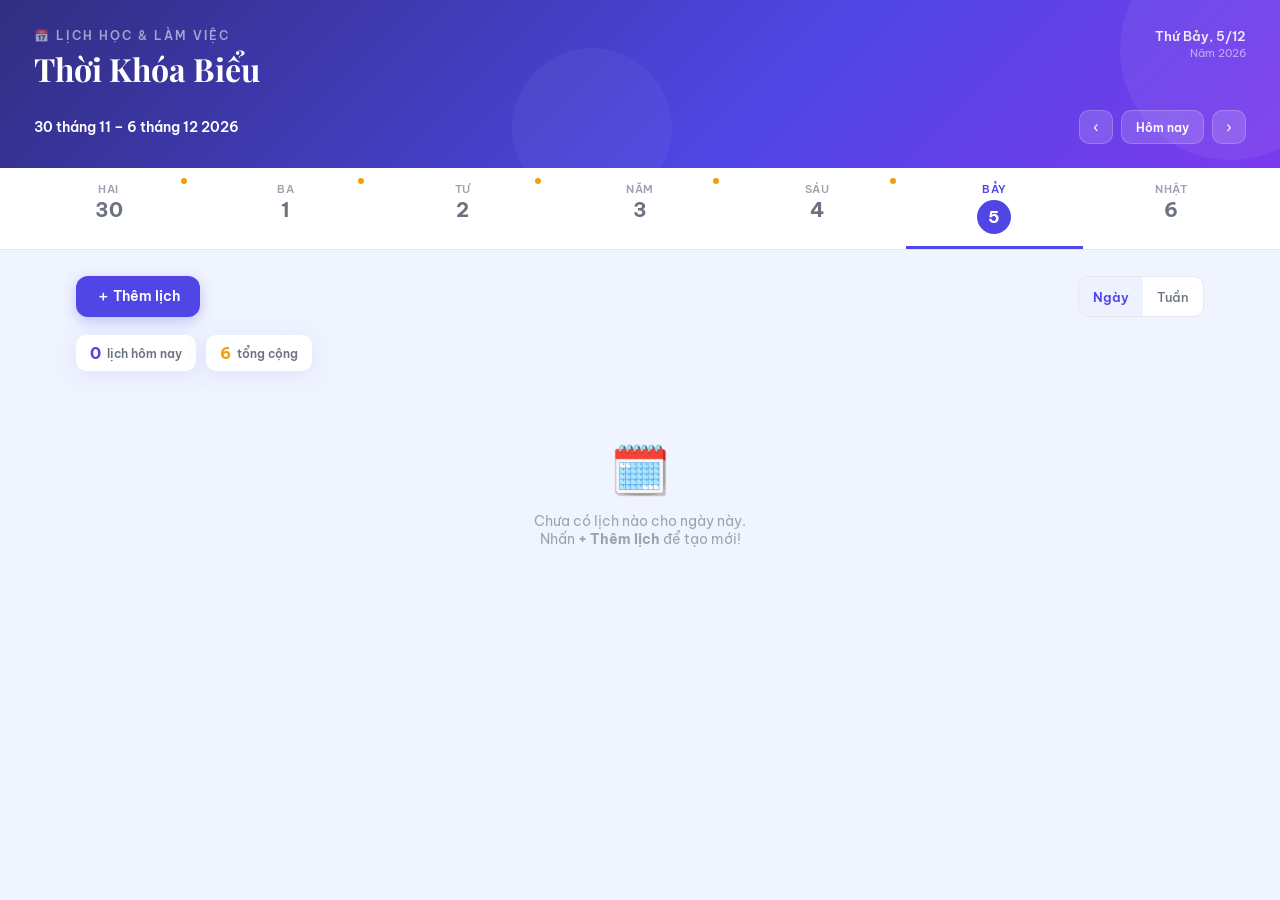
<file: thoikhoabieu.html>
<!DOCTYPE html>
<html lang="vi">
<head>
<meta charset="UTF-8">
<meta name="viewport" content="width=device-width, initial-scale=1.0">
<title>Thời Khóa Biểu</title>
<link href="https://fonts.googleapis.com/css2?family=Be+Vietnam+Pro:wght@300;400;500;600;700&family=Playfair+Display:ital,wght@0,700;1,600&display=swap" rel="stylesheet">
<style>
*, *::before, *::after { box-sizing: border-box; margin: 0; padding: 0; }

:root {
  --bg: #f0f4ff;
  --white: #ffffff;
  --primary: #4f46e5;
  --primary-light: #818cf8;
  --primary-pale: #eef2ff;
  --accent: #f59e0b;
  --accent-pale: #fffbeb;
  --green: #10b981;
  --green-pale: #ecfdf5;
  --red: #ef4444;
  --red-pale: #fef2f2;
  --pink: #ec4899;
  --text: #1e1b4b;
  --text-mid: #6b7280;
  --text-light: #9ca3af;
  --border: #e5e7eb;
  --shadow: 0 4px 24px rgba(79,70,229,0.10);
  --shadow-lg: 0 12px 40px rgba(79,70,229,0.16);
  --radius: 16px;
}

body {
  font-family: 'Be Vietnam Pro', sans-serif;
  background: var(--bg);
  color: var(--text);
  min-height: 100vh;
  padding: 0;
}

/* ── HEADER ── */
.header {
  background: var(--primary);
  background: linear-gradient(135deg, #312e81 0%, #4f46e5 60%, #7c3aed 100%);
  padding: 24px 28px 20px;
  position: relative;
  overflow: hidden;
}

.header::before {
  content: '';
  position: absolute;
  top: -60px; right: -60px;
  width: 220px; height: 220px;
  background: rgba(255,255,255,0.06);
  border-radius: 50%;
}

.header::after {
  content: '';
  position: absolute;
  bottom: -40px; left: 40%;
  width: 160px; height: 160px;
  background: rgba(255,255,255,0.04);
  border-radius: 50%;
}

.header-top {
  display: flex;
  align-items: flex-start;
  justify-content: space-between;
  position: relative;
  z-index: 2;
}

.header-title-wrap {}

.header-label {
  font-size: 11px;
  font-weight: 600;
  letter-spacing: 2px;
  text-transform: uppercase;
  color: rgba(255,255,255,0.55);
  margin-bottom: 4px;
}

.header-title {
  font-family: 'Playfair Display', serif;
  font-size: 26px;
  font-weight: 700;
  color: white;
}

.header-today {
  text-align: right;
}

.today-date {
  font-size: 13px;
  font-weight: 600;
  color: rgba(255,255,255,0.9);
}

.today-full {
  font-size: 11px;
  color: rgba(255,255,255,0.55);
  margin-top: 2px;
}

/* Week nav */
.week-nav {
  display: flex;
  align-items: center;
  justify-content: space-between;
  margin-top: 20px;
  position: relative;
  z-index: 2;
}

.week-range {
  font-size: 14px;
  font-weight: 600;
  color: white;
}

.week-btns {
  display: flex;
  gap: 8px;
}

.week-btn {
  background: rgba(255,255,255,0.15);
  border: 1px solid rgba(255,255,255,0.2);
  border-radius: 10px;
  width: 34px; height: 34px;
  color: white;
  cursor: pointer;
  font-size: 16px;
  display: flex; align-items: center; justify-content: center;
  transition: all 0.2s;
}

.week-btn:hover { background: rgba(255,255,255,0.25); }

.week-today-btn {
  background: rgba(255,255,255,0.15);
  border: 1px solid rgba(255,255,255,0.2);
  border-radius: 10px;
  padding: 0 14px;
  height: 34px;
  color: white;
  cursor: pointer;
  font-size: 12px;
  font-weight: 600;
  font-family: 'Be Vietnam Pro', sans-serif;
  transition: all 0.2s;
}

.week-today-btn:hover { background: rgba(255,255,255,0.25); }

/* ── DAY TABS ── */
.day-tabs {
  display: flex;
  gap: 0;
  padding: 0 20px;
  background: white;
  border-bottom: 1px solid var(--border);
  overflow-x: auto;
  scrollbar-width: none;
}

.day-tabs::-webkit-scrollbar { display: none; }

.day-tab {
  display: flex;
  flex-direction: column;
  align-items: center;
  padding: 14px 16px 12px;
  cursor: pointer;
  border-bottom: 3px solid transparent;
  transition: all 0.2s;
  min-width: 70px;
  flex: 1;
  position: relative;
}

.day-tab:hover { background: var(--primary-pale); }

.day-tab.active {
  border-bottom-color: var(--primary);
}

.day-name {
  font-size: 11px;
  font-weight: 600;
  text-transform: uppercase;
  letter-spacing: 0.5px;
  color: var(--text-light);
  margin-bottom: 4px;
}

.day-tab.active .day-name { color: var(--primary); }

.day-num {
  font-size: 20px;
  font-weight: 700;
  color: var(--text-mid);
  line-height: 1;
}

.day-tab.active .day-num { color: var(--primary); }

.day-tab.today .day-num {
  background: var(--primary);
  color: white;
  width: 34px; height: 34px;
  border-radius: 50%;
  display: flex; align-items: center; justify-content: center;
  font-size: 17px;
}

.day-tab.today .day-name { color: var(--primary); }

.day-badge {
  position: absolute;
  top: 10px; right: 10px;
  width: 6px; height: 6px;
  background: var(--accent);
  border-radius: 50%;
}

/* ── MAIN ── */
.main {
  padding: 20px;
  max-width: 1180px;
  margin: 0 auto;
  width: 100%;
}

/* Add event btn */
.add-bar {
  display: flex;
  gap: 10px;
  margin-bottom: 18px;
}

.add-btn {
  background: var(--primary);
  color: white;
  border: none;
  border-radius: 12px;
  padding: 11px 20px;
  font-size: 14px;
  font-weight: 600;
  font-family: 'Be Vietnam Pro', sans-serif;
  cursor: pointer;
  display: flex;
  align-items: center;
  gap: 8px;
  transition: all 0.2s;
  box-shadow: 0 4px 14px rgba(79,70,229,0.3);
}

.add-btn:hover {
  background: #4338ca;
  transform: translateY(-1px);
  box-shadow: 0 6px 20px rgba(79,70,229,0.4);
}

.view-toggle {
  display: flex;
  background: white;
  border-radius: 10px;
  border: 1px solid var(--border);
  overflow: hidden;
  margin-left: auto;
}

.view-btn {
  padding: 10px 14px;
  border: none;
  background: none;
  font-size: 13px;
  font-weight: 500;
  color: var(--text-mid);
  cursor: pointer;
  font-family: 'Be Vietnam Pro', sans-serif;
  transition: all 0.2s;
}

.view-btn.active {
  background: var(--primary-pale);
  color: var(--primary);
  font-weight: 600;
}

/* ── EVENT LIST ── */
.events-list {
  display: flex;
  flex-direction: column;
  gap: 10px;
}

.no-events {
  text-align: center;
  padding: 50px 20px;
  color: var(--text-light);
}

.no-events .no-icon { font-size: 48px; margin-bottom: 12px; }
.no-events p { font-size: 14px; }

/* EVENT CARD */
.event-card {
  background: white;
  border-radius: var(--radius);
  padding: 16px 18px;
  display: flex;
  gap: 14px;
  align-items: flex-start;
  box-shadow: var(--shadow);
  border-left: 4px solid var(--primary);
  transition: all 0.2s;
  cursor: pointer;
  position: relative;
  animation: slideIn 0.25s ease;
}

@keyframes slideIn {
  from { opacity: 0; transform: translateY(-8px); }
  to { opacity: 1; transform: translateY(0); }
}

.event-card:hover { box-shadow: var(--shadow-lg); transform: translateY(-2px); }
.event-card.done { opacity: 0.55; }
.event-card.done .event-title { text-decoration: line-through; }

.event-time-col {
  min-width: 68px;
  text-align: center;
}

.event-time-start {
  font-size: 15px;
  font-weight: 700;
  color: var(--text);
  line-height: 1;
}

.event-time-end {
  font-size: 12px;
  color: var(--text-light);
  margin-top: 3px;
}

.event-dot {
  width: 2px;
  background: var(--border);
  margin: 6px auto;
  height: 14px;
}

.event-body { flex: 1; min-width: 0; }

.event-title {
  font-size: 15px;
  font-weight: 600;
  color: var(--text);
  margin-bottom: 4px;
  white-space: nowrap;
  overflow: hidden;
  text-overflow: ellipsis;
}

.event-note {
  font-size: 12.5px;
  color: var(--text-mid);
  line-height: 1.5;
  margin-bottom: 6px;
  display: -webkit-box;
  -webkit-line-clamp: 2;
  -webkit-box-orient: vertical;
  overflow: hidden;
}

.event-tags { display: flex; gap: 6px; flex-wrap: wrap; }

.event-tag {
  font-size: 11px;
  font-weight: 600;
  padding: 2px 9px;
  border-radius: 20px;
  background: var(--primary-pale);
  color: var(--primary);
}

.event-actions {
  display: flex;
  flex-direction: column;
  gap: 6px;
  opacity: 0;
  transition: opacity 0.2s;
}

.event-card:hover .event-actions { opacity: 1; }

.event-action-btn {
  width: 28px; height: 28px;
  border: none;
  border-radius: 8px;
  cursor: pointer;
  font-size: 13px;
  display: flex; align-items: center; justify-content: center;
  transition: all 0.2s;
}

.btn-edit { background: var(--primary-pale); color: var(--primary); }
.btn-done { background: var(--green-pale); color: var(--green); }
.btn-del { background: var(--red-pale); color: var(--red); }

.btn-edit:hover { background: var(--primary); color: white; }
.btn-done:hover { background: var(--green); color: white; }
.btn-del:hover { background: var(--red); color: white; }

/* ── WEEK VIEW ── */
.week-view {
  display: none;
  background: white;
  border-radius: var(--radius);
  overflow: auto;
  box-shadow: var(--shadow);
}

.week-view.active { display: block; }

.week-grid-header {
  display: grid;
  grid-template-columns: 60px repeat(7, 1fr);
  border-bottom: 1px solid var(--border);
  min-width: 860px;
}

.wgh-cell {
  padding: 10px 6px;
  text-align: center;
  font-size: 11px;
  font-weight: 600;
  color: var(--text-mid);
  border-right: 1px solid var(--border);
}

.wgh-cell:last-child { border-right: none; }
.wgh-cell.today-col { background: var(--primary-pale); color: var(--primary); }

.wgh-date { font-size: 16px; font-weight: 700; margin-top: 2px; }

.week-time-grid { position: relative; }

.week-time-row {
  display: grid;
  grid-template-columns: 60px repeat(7, 1fr);
  border-bottom: 1px solid var(--border);
  min-height: 50px;
  min-width: 860px;
}

.wtr-time {
  padding: 6px 8px;
  font-size: 11px;
  color: var(--text-light);
  text-align: right;
  border-right: 1px solid var(--border);
  display: flex;
  align-items: flex-start;
  justify-content: flex-end;
}

.wtr-cell {
  border-right: 1px solid rgba(229,231,235,0.6);
  position: relative;
  min-height: 50px;
  transition: background 0.2s;
}

.wtr-cell:last-child { border-right: none; }
.wtr-cell:hover { background: rgba(79,70,229,0.03); }
.wtr-cell.today-col { background: rgba(79,70,229,0.02); }

.week-event-block {
  position: absolute;
  left: 2px; right: 2px;
  border-radius: 6px;
  padding: 3px 6px;
  font-size: 11px;
  font-weight: 600;
  overflow: hidden;
  cursor: pointer;
  transition: filter 0.2s;
}

.week-event-block:hover { filter: brightness(0.92); }

/* ── MODAL ── */
.overlay {
  display: none;
  position: fixed;
  inset: 0;
  background: rgba(30,27,75,0.5);
  backdrop-filter: blur(4px);
  z-index: 200;
  align-items: center;
  justify-content: center;
  padding: 20px;
}

.overlay.show { display: flex; }

.modal {
  background: white;
  border-radius: 20px;
  width: 100%;
  max-width: 440px;
  max-height: 90vh;
  overflow-y: auto;
  box-shadow: 0 24px 64px rgba(30,27,75,0.3);
  animation: modalIn 0.25s cubic-bezier(.34,1.4,.64,1);
}

@keyframes modalIn {
  from { opacity: 0; transform: scale(0.92) translateY(16px); }
  to { opacity: 1; transform: scale(1) translateY(0); }
}

.modal-header {
  background: linear-gradient(135deg, #312e81, #4f46e5);
  padding: 20px 24px;
  border-radius: 20px 20px 0 0;
  display: flex;
  align-items: center;
  justify-content: space-between;
}

.modal-title {
  font-size: 18px;
  font-weight: 700;
  color: white;
}

.modal-close {
  width: 32px; height: 32px;
  background: rgba(255,255,255,0.15);
  border: none;
  border-radius: 8px;
  color: white;
  font-size: 16px;
  cursor: pointer;
  display: flex; align-items: center; justify-content: center;
  transition: background 0.2s;
}

.modal-close:hover { background: rgba(255,255,255,0.25); }

.modal-body { padding: 24px; display: flex; flex-direction: column; gap: 16px; }

.form-group { display: flex; flex-direction: column; gap: 6px; }

.form-label {
  font-size: 12px;
  font-weight: 600;
  color: var(--text-mid);
  text-transform: uppercase;
  letter-spacing: 0.5px;
}

.form-input, .form-textarea, .form-select {
  background: var(--bg);
  border: 1.5px solid var(--border);
  border-radius: 10px;
  padding: 10px 14px;
  font-size: 14px;
  font-family: 'Be Vietnam Pro', sans-serif;
  color: var(--text);
  outline: none;
  transition: border-color 0.2s;
  width: 100%;
}

.form-input:focus, .form-textarea:focus, .form-select:focus {
  border-color: var(--primary);
}

.form-textarea { resize: vertical; min-height: 80px; line-height: 1.5; }

.form-row { display: grid; grid-template-columns: 1fr 1fr; gap: 12px; }

/* Color picker */
.color-picker {
  display: flex;
  gap: 8px;
  flex-wrap: wrap;
}

.color-opt {
  width: 28px; height: 28px;
  border-radius: 8px;
  cursor: pointer;
  border: 3px solid transparent;
  transition: all 0.15s;
}

.color-opt:hover { transform: scale(1.15); }
.color-opt.selected { border-color: var(--text); transform: scale(1.1); }

/* modal footer */
.modal-footer {
  padding: 0 24px 24px;
  display: flex;
  gap: 10px;
}

.btn-cancel {
  flex: 1;
  background: var(--bg);
  border: 1.5px solid var(--border);
  border-radius: 10px;
  padding: 11px;
  font-size: 14px;
  font-weight: 600;
  color: var(--text-mid);
  cursor: pointer;
  font-family: 'Be Vietnam Pro', sans-serif;
  transition: all 0.2s;
}

.btn-cancel:hover { border-color: var(--text-mid); }

.btn-save {
  flex: 2;
  background: var(--primary);
  border: none;
  border-radius: 10px;
  padding: 11px;
  font-size: 14px;
  font-weight: 700;
  color: white;
  cursor: pointer;
  font-family: 'Be Vietnam Pro', sans-serif;
  transition: all 0.2s;
  box-shadow: 0 4px 14px rgba(79,70,229,0.3);
}

.btn-save:hover { background: #4338ca; }

/* ── DETAIL MODAL ── */
.detail-modal {
  background: white;
  border-radius: 20px;
  width: 100%;
  max-width: 380px;
  box-shadow: 0 24px 64px rgba(30,27,75,0.3);
  animation: modalIn 0.25s cubic-bezier(.34,1.4,.64,1);
  overflow: hidden;
}

.detail-color-bar {
  height: 8px;
}

.detail-body { padding: 24px; }

.detail-title {
  font-size: 20px;
  font-weight: 700;
  color: var(--text);
  margin-bottom: 6px;
}

.detail-time {
  font-size: 14px;
  color: var(--primary);
  font-weight: 600;
  margin-bottom: 14px;
}

.detail-note {
  font-size: 14px;
  color: var(--text-mid);
  line-height: 1.65;
  background: var(--bg);
  padding: 12px 14px;
  border-radius: 10px;
  margin-bottom: 16px;
}

.detail-actions {
  display: flex;
  gap: 8px;
}

.detail-btn {
  flex: 1;
  padding: 10px;
  border-radius: 10px;
  border: none;
  font-size: 13px;
  font-weight: 600;
  cursor: pointer;
  font-family: 'Be Vietnam Pro', sans-serif;
  transition: all 0.2s;
}

/* ── STATS BAR ── */
.stats-bar {
  display: flex;
  gap: 10px;
  margin-bottom: 18px;
}

.stat-pill {
  background: white;
  border-radius: 10px;
  padding: 8px 14px;
  font-size: 12px;
  font-weight: 600;
  color: var(--text-mid);
  box-shadow: var(--shadow);
  display: flex;
  align-items: center;
  gap: 6px;
}

.stat-pill .stat-n {
  font-size: 16px;
  font-weight: 700;
  color: var(--primary);
}

/* ── RESPONSIVE ── */
@media (min-width: 1024px) {
  .header {
    padding: 28px 34px 24px;
  }

  .header-title {
    font-size: 32px;
  }

  .header-label {
    font-size: 12px;
  }

  .main {
    padding: 26px;
  }
}

@media (max-width: 520px) {
  .main { padding: 14px; }
  .form-row { grid-template-columns: 1fr; }
  .header { padding: 18px 16px 16px; }
  .day-tab { min-width: 54px; padding: 12px 8px; }
  .header-top {
    flex-direction: column;
    gap: 10px;
  }
  .header-today {
    text-align: left;
  }
  .week-nav {
    flex-direction: column;
    align-items: flex-start;
    gap: 10px;
  }
  .week-btns {
    width: 100%;
    justify-content: space-between;
  }
  .day-tabs {
    padding: 0 8px;
  }
  .event-card {
    padding: 14px 12px;
    gap: 10px;
  }
  .event-time-col {
    min-width: 60px;
  }
  .event-actions {
    opacity: 1;
    flex-direction: row;
  }
}
</style>
</head>
<body>

<!-- HEADER -->
<div class="header">
  <div class="header-top">
    <div class="header-title-wrap">
      <div class="header-label">📅 Lịch học & làm việc</div>
      <div class="header-title">Thời Khóa Biểu</div>
    </div>
    <div class="header-today">
      <div class="today-date" id="todayDate"></div>
      <div class="today-full" id="todayFull"></div>
    </div>
  </div>
  <div class="week-nav">
    <div class="week-range" id="weekRange"></div>
    <div class="week-btns">
      <button class="week-btn" onclick="shiftWeek(-1)">‹</button>
      <button class="week-today-btn" onclick="goToday()">Hôm nay</button>
      <button class="week-btn" onclick="shiftWeek(1)">›</button>
    </div>
  </div>
</div>

<!-- DAY TABS -->
<div class="day-tabs" id="dayTabs"></div>

<!-- MAIN -->
<div class="main">
  <div class="add-bar">
    <button class="add-btn" onclick="openAdd()">＋ Thêm lịch</button>
    <div class="view-toggle">
      <button class="view-btn active" id="btnDay" onclick="setView('day')">Ngày</button>
      <button class="view-btn" id="btnWeek" onclick="setView('week')">Tuần</button>
    </div>
  </div>

  <div class="stats-bar" id="statsBar"></div>

  <!-- Day view -->
  <div id="dayView">
    <div class="events-list" id="eventsList"></div>
  </div>

  <!-- Week view -->
  <div id="weekViewWrap" style="display:none">
    <div class="week-view active" id="weekView"></div>
  </div>
</div>

<!-- ADD/EDIT MODAL -->
<div class="overlay" id="modalOverlay">
  <div class="modal">
    <div class="modal-header">
      <div class="modal-title" id="modalTitle">➕ Thêm lịch mới</div>
      <button class="modal-close" onclick="closeModal()">✕</button>
    </div>
    <div class="modal-body">
      <div class="form-group">
        <label class="form-label">📌 Tên môn / công việc</label>
        <input type="text" class="form-input" id="fTitle" placeholder="VD: Toán cao cấp, Họp nhóm...">
      </div>
      <div class="form-row">
        <div class="form-group">
          <label class="form-label">🕐 Giờ bắt đầu</label>
          <input type="time" class="form-input" id="fStart" value="08:00">
        </div>
        <div class="form-group">
          <label class="form-label">🕓 Giờ kết thúc</label>
          <input type="time" class="form-input" id="fEnd" value="09:30">
        </div>
      </div>
      <div class="form-group">
        <label class="form-label">📆 Ngày trong tuần</label>
        <select class="form-select" id="fDay">
          <option value="0">Thứ Hai</option>
          <option value="1">Thứ Ba</option>
          <option value="2">Thứ Tư</option>
          <option value="3">Thứ Năm</option>
          <option value="4">Thứ Sáu</option>
          <option value="5">Thứ Bảy</option>
          <option value="6">Chủ Nhật</option>
        </select>
      </div>
      <div class="form-group">
        <label class="form-label">🏷️ Nhãn</label>
        <input type="text" class="form-input" id="fTag" placeholder="VD: Học, Làm việc, Cá nhân...">
      </div>
      <div class="form-group">
        <label class="form-label">📝 Ghi chú</label>
        <textarea class="form-textarea" id="fNote" placeholder="Thêm ghi chú, địa điểm, tài liệu cần mang..."></textarea>
      </div>
      <div class="form-group">
        <label class="form-label">🎨 Màu sắc</label>
        <div class="color-picker" id="colorPicker">
          <div class="color-opt selected" data-color="#4f46e5" style="background:#4f46e5" onclick="pickColor(this)"></div>
          <div class="color-opt" data-color="#10b981" style="background:#10b981" onclick="pickColor(this)"></div>
          <div class="color-opt" data-color="#f59e0b" style="background:#f59e0b" onclick="pickColor(this)"></div>
          <div class="color-opt" data-color="#ef4444" style="background:#ef4444" onclick="pickColor(this)"></div>
          <div class="color-opt" data-color="#ec4899" style="background:#ec4899" onclick="pickColor(this)"></div>
          <div class="color-opt" data-color="#8b5cf6" style="background:#8b5cf6" onclick="pickColor(this)"></div>
          <div class="color-opt" data-color="#06b6d4" style="background:#06b6d4" onclick="pickColor(this)"></div>
          <div class="color-opt" data-color="#84cc16" style="background:#84cc16" onclick="pickColor(this)"></div>
        </div>
      </div>
    </div>
    <div class="modal-footer">
      <button class="btn-cancel" onclick="closeModal()">Hủy</button>
      <button class="btn-save" onclick="saveEvent()">💾 Lưu lịch</button>
    </div>
  </div>
</div>

<!-- DETAIL MODAL -->
<div class="overlay" id="detailOverlay">
  <div class="detail-modal">
    <div class="detail-color-bar" id="detailColorBar"></div>
    <div class="detail-body">
      <div class="detail-title" id="detailTitle"></div>
      <div class="detail-time" id="detailTime"></div>
      <div class="detail-note" id="detailNote" style="display:none"></div>
      <div id="detailTag" style="margin-bottom:14px"></div>
      <div class="detail-actions">
        <button class="detail-btn" id="detailDoneBtn"
          style="background:var(--green-pale);color:var(--green)"
          onclick="toggleDone()">✓ Hoàn thành</button>
        <button class="detail-btn"
          style="background:var(--primary-pale);color:var(--primary)"
          onclick="editFromDetail()">✏️ Sửa</button>
        <button class="detail-btn"
          style="background:var(--red-pale);color:var(--red)"
          onclick="deleteFromDetail()">🗑 Xóa</button>
      </div>
    </div>
  </div>
</div>

<script>
// ──────────── STATE ────────────
const VI_DAYS = ['Thứ Hai','Thứ Ba','Thứ Tư','Thứ Năm','Thứ Sáu','Thứ Bảy','Chủ Nhật'];
const VI_MONTHS = ['tháng 1','tháng 2','tháng 3','tháng 4','tháng 5','tháng 6',
                   'tháng 7','tháng 8','tháng 9','tháng 10','tháng 11','tháng 12'];

let events = JSON.parse(localStorage.getItem('tkb_events') || '[]');
let selectedDayIdx = 0; // 0=Mon..6=Sun in current week
let weekOffset = 0;     // weeks from current
let editingId = null;
let selectedColor = '#4f46e5';
let detailId = null;
let currentView = 'day';

// ──────────── DATE HELPERS ────────────
function getMonday(offset = 0) {
  const now = new Date();
  const day = now.getDay(); // 0=Sun..6=Sat
  const diff = (day === 0 ? -6 : 1 - day); // shift to Monday
  const mon = new Date(now);
  mon.setDate(now.getDate() + diff + offset * 7);
  mon.setHours(0,0,0,0);
  return mon;
}

function getWeekDays(offset = 0) {
  const mon = getMonday(offset);
  return Array.from({length: 7}, (_, i) => {
    const d = new Date(mon);
    d.setDate(mon.getDate() + i);
    return d;
  });
}

function isToday(date) {
  const t = new Date();
  return date.getDate() === t.getDate() &&
         date.getMonth() === t.getMonth() &&
         date.getFullYear() === t.getFullYear();
}

function dateKey(date) {
  // returns "YYYY-MM-DD"
  return date.toISOString().slice(0,10);
}

function fmtDate(d) {
  return `${d.getDate()}/${d.getMonth()+1}/${d.getFullYear()}`;
}

// ──────────── HEADER ────────────
function renderHeader() {
  const now = new Date();
  const dayNames = ['Chủ Nhật','Thứ Hai','Thứ Ba','Thứ Tư','Thứ Năm','Thứ Sáu','Thứ Bảy'];
  document.getElementById('todayDate').textContent =
    `${dayNames[now.getDay()]}, ${now.getDate()}/${now.getMonth()+1}`;
  document.getElementById('todayFull').textContent =
    `Năm ${now.getFullYear()}`;

  const days = getWeekDays(weekOffset);
  const first = days[0], last = days[6];
  let rangeStr = '';
  if (first.getMonth() === last.getMonth()) {
    rangeStr = `${first.getDate()} – ${last.getDate()} ${VI_MONTHS[first.getMonth()]} ${first.getFullYear()}`;
  } else {
    rangeStr = `${first.getDate()} ${VI_MONTHS[first.getMonth()]} – ${last.getDate()} ${VI_MONTHS[last.getMonth()]} ${first.getFullYear()}`;
  }
  document.getElementById('weekRange').textContent = rangeStr;
}

// ──────────── DAY TABS ────────────
function renderDayTabs() {
  const days = getWeekDays(weekOffset);
  const tab = document.getElementById('dayTabs');
  tab.innerHTML = '';

  days.forEach((d, i) => {
    const hasEvents = events.some(e => e.dayKey === dateKey(d));
    const div = document.createElement('div');
    div.className = 'day-tab' +
      (i === selectedDayIdx ? ' active' : '') +
      (isToday(d) ? ' today' : '');
    div.innerHTML = `
      <div class="day-name">${VI_DAYS[i].split(' ')[1] || 'CN'}</div>
      <div class="day-num">${d.getDate()}</div>
      ${hasEvents ? '<div class="day-badge"></div>' : ''}`;
    div.onclick = () => { selectedDayIdx = i; renderAll(); };
    tab.appendChild(div);
  });
}

// ──────────── STATS ────────────
function renderStats() {
  const days = getWeekDays(weekOffset);
  const todayKey = dateKey(days[selectedDayIdx]);
  const todayEvents = events.filter(e => e.dayKey === todayKey);
  const done = todayEvents.filter(e => e.done).length;

  document.getElementById('statsBar').innerHTML = `
    <div class="stat-pill"><span class="stat-n">${todayEvents.length}</span> lịch hôm nay</div>
    ${done > 0 ? `<div class="stat-pill"><span class="stat-n" style="color:var(--green)">${done}</span> hoàn thành</div>` : ''}
    <div class="stat-pill"><span class="stat-n" style="color:var(--accent)">${events.length}</span> tổng cộng</div>
  `;
}

// ──────────── DAY VIEW ────────────
function renderDayView() {
  const days = getWeekDays(weekOffset);
  const selDay = days[selectedDayIdx];
  const key = dateKey(selDay);

  const dayEvts = events
    .filter(e => e.dayKey === key)
    .sort((a,b) => a.start.localeCompare(b.start));

  const list = document.getElementById('eventsList');

  if (dayEvts.length === 0) {
    list.innerHTML = `<div class="no-events">
      <div class="no-icon">🗓️</div>
      <p>Chưa có lịch nào cho ngày này.<br>Nhấn <strong>+ Thêm lịch</strong> để tạo mới!</p>
    </div>`;
    return;
  }

  list.innerHTML = dayEvts.map(e => `
    <div class="event-card ${e.done?'done':''}" style="border-left-color:${e.color||'#4f46e5'}"
         onclick="openDetail('${e.id}')">
      <div class="event-time-col">
        <div class="event-time-start">${e.start}</div>
        <div class="event-dot"></div>
        <div class="event-time-end">${e.end}</div>
      </div>
      <div class="event-body">
        <div class="event-title">${e.title}</div>
        ${e.note ? `<div class="event-note">${e.note}</div>` : ''}
        ${e.tag ? `<div class="event-tags"><span class="event-tag" style="background:${e.color}22;color:${e.color}">${e.tag}</span></div>` : ''}
      </div>
      <div class="event-actions">
        <button class="event-action-btn btn-edit" onclick="event.stopPropagation();openEdit('${e.id}')">✏️</button>
        <button class="event-action-btn btn-done" onclick="event.stopPropagation();quickDone('${e.id}')">${e.done?'↩':'✓'}</button>
        <button class="event-action-btn btn-del" onclick="event.stopPropagation();deleteEvent('${e.id}')">🗑</button>
      </div>
    </div>
  `).join('');
}

// ──────────── WEEK VIEW ────────────
function renderWeekView() {
  const days = getWeekDays(weekOffset);
  const wv = document.getElementById('weekView');

  const hours = [];
  for (let h = 6; h <= 22; h++) hours.push(h);

  let html = `<div class="week-grid-header">
    <div class="wgh-cell"></div>`;
  days.forEach((d, i) => {
    const cls = isToday(d) ? 'today-col' : '';
    html += `<div class="wgh-cell ${cls}">
      <div>${VI_DAYS[i].replace('Thứ ','T')}</div>
      <div class="wgh-date">${d.getDate()}</div>
    </div>`;
  });
  html += '</div><div class="week-time-grid">';

  hours.forEach(h => {
    html += `<div class="week-time-row">
      <div class="wtr-time">${String(h).padStart(2,'0')}:00</div>`;
    days.forEach((d, di) => {
      const key = dateKey(d);
      const cls = isToday(d) ? 'today-col' : '';
      const cellEvts = events.filter(e => {
        if (e.dayKey !== key) return false;
        const sh = parseInt(e.start.split(':')[0]);
        return sh === h;
      });
      let evtHtml = cellEvts.map(e => `
        <div class="week-event-block" style="background:${e.color||'#4f46e5'};color:white;top:4px"
             onclick="openDetail('${e.id}')"
             title="${e.title} ${e.start}-${e.end}">
          ${e.title}
        </div>`).join('');
      html += `<div class="wtr-cell ${cls}" onclick="openAddDay(${di},'${String(h).padStart(2,'0')}:00')">${evtHtml}</div>`;
    });
    html += '</div>';
  });

  html += '</div>';
  wv.innerHTML = html;
}

// ──────────── RENDER ALL ────────────
function renderAll() {
  renderHeader();
  renderDayTabs();
  renderStats();
  renderDayView();
  renderWeekView();
}

// ──────────── VIEW TOGGLE ────────────
function setView(v) {
  currentView = v;
  document.getElementById('dayView').style.display = v === 'day' ? 'block' : 'none';
  document.getElementById('weekViewWrap').style.display = v === 'week' ? 'block' : 'none';
  document.getElementById('btnDay').classList.toggle('active', v === 'day');
  document.getElementById('btnWeek').classList.toggle('active', v === 'week');
}

// ──────────── WEEK NAVIGATION ────────────
function shiftWeek(n) {
  weekOffset += n;
  renderAll();
}

function goToday() {
  weekOffset = 0;
  // select today's column
  const today = new Date();
  let dow = today.getDay(); // 0=Sun
  selectedDayIdx = dow === 0 ? 6 : dow - 1;
  renderAll();
}

// ──────────── MODAL OPEN/CLOSE ────────────
function openAdd() {
  editingId = null;
  document.getElementById('modalTitle').textContent = '➕ Thêm lịch mới';
  document.getElementById('fTitle').value = '';
  document.getElementById('fStart').value = '08:00';
  document.getElementById('fEnd').value = '09:30';
  document.getElementById('fDay').value = selectedDayIdx;
  document.getElementById('fTag').value = '';
  document.getElementById('fNote').value = '';
  selectedColor = '#4f46e5';
  resetColorPicker();
  document.getElementById('modalOverlay').classList.add('show');
}

function openAddDay(dayIdx, time) {
  selectedDayIdx = dayIdx;
  openAdd();
  document.getElementById('fStart').value = time;
  document.getElementById('fDay').value = dayIdx;
}

function openEdit(id) {
  const e = events.find(x => x.id === id);
  if (!e) return;
  editingId = id;
  document.getElementById('modalTitle').textContent = '✏️ Chỉnh sửa lịch';
  document.getElementById('fTitle').value = e.title;
  document.getElementById('fStart').value = e.start;
  document.getElementById('fEnd').value = e.end;

  // find dayIdx from dayKey
  const days = getWeekDays(weekOffset);
  const di = days.findIndex(d => dateKey(d) === e.dayKey);
  document.getElementById('fDay').value = di >= 0 ? di : 0;

  document.getElementById('fTag').value = e.tag || '';
  document.getElementById('fNote').value = e.note || '';
  selectedColor = e.color || '#4f46e5';
  resetColorPicker(selectedColor);
  document.getElementById('modalOverlay').classList.add('show');
}

function closeModal() {
  document.getElementById('modalOverlay').classList.remove('show');
}

function resetColorPicker(active = '#4f46e5') {
  document.querySelectorAll('.color-opt').forEach(o => {
    o.classList.toggle('selected', o.dataset.color === active);
  });
}

function pickColor(el) {
  document.querySelectorAll('.color-opt').forEach(o => o.classList.remove('selected'));
  el.classList.add('selected');
  selectedColor = el.dataset.color;
}

// ──────────── SAVE ────────────
function saveEvent() {
  const title = document.getElementById('fTitle').value.trim();
  if (!title) { document.getElementById('fTitle').focus(); return; }

  const days = getWeekDays(weekOffset);
  const di = parseInt(document.getElementById('fDay').value);
  const selDay = days[Math.min(di, 6)];

  const evt = {
    id: editingId || Date.now().toString(),
    title,
    start: document.getElementById('fStart').value,
    end: document.getElementById('fEnd').value,
    dayKey: dateKey(selDay),
    tag: document.getElementById('fTag').value.trim(),
    note: document.getElementById('fNote').value.trim(),
    color: selectedColor,
    done: editingId ? (events.find(e=>e.id===editingId)?.done || false) : false,
  };

  if (editingId) {
    events = events.map(e => e.id === editingId ? evt : e);
  } else {
    events.push(evt);
  }

  selectedDayIdx = di;
  save();
  closeModal();
  closeDetail();
  renderAll();
}

// ──────────── DETAIL ────────────
function openDetail(id) {
  const e = events.find(x => x.id === id);
  if (!e) return;
  detailId = id;

  document.getElementById('detailColorBar').style.background = e.color || '#4f46e5';
  document.getElementById('detailTitle').textContent = e.title;

  // Get readable date
  const days = getWeekDays(weekOffset);
  const d = days.find(day => dateKey(day) === e.dayKey);
  const dateStr = d ? `${VI_DAYS[days.indexOf(d)]}, ${d.getDate()}/${d.getMonth()+1}/${d.getFullYear()}` : '';
  document.getElementById('detailTime').textContent = `🕐 ${e.start} – ${e.end}  |  ${dateStr}`;

  const noteEl = document.getElementById('detailNote');
  if (e.note) { noteEl.textContent = e.note; noteEl.style.display = 'block'; }
  else { noteEl.style.display = 'none'; }

  const tagEl = document.getElementById('detailTag');
  tagEl.innerHTML = e.tag
    ? `<span class="event-tag" style="background:${e.color}22;color:${e.color}">${e.tag}</span>`
    : '';

  const doneBtn = document.getElementById('detailDoneBtn');
  doneBtn.textContent = e.done ? '↩ Bỏ hoàn thành' : '✓ Hoàn thành';
  doneBtn.style.background = e.done ? 'var(--accent-pale)' : 'var(--green-pale)';
  doneBtn.style.color = e.done ? 'var(--accent)' : 'var(--green)';

  document.getElementById('detailOverlay').classList.add('show');
}

function closeDetail() {
  document.getElementById('detailOverlay').classList.remove('show');
  detailId = null;
}

function toggleDone() {
  const e = events.find(x => x.id === detailId);
  if (!e) return;
  e.done = !e.done;
  save();
  closeDetail();
  renderAll();
}

function editFromDetail() {
  const id = detailId;
  closeDetail();
  openEdit(id);
}

function deleteFromDetail() {
  if (!detailId) return;
  if (confirm('Xóa lịch này?')) {
    deleteEvent(detailId);
    closeDetail();
  }
}

// ──────────── QUICK ACTIONS ────────────
function quickDone(id) {
  const e = events.find(x => x.id === id);
  if (e) { e.done = !e.done; save(); renderAll(); }
}

function deleteEvent(id) {
  events = events.filter(e => e.id !== id);
  save();
  renderAll();
}

// ──────────── STORAGE ────────────
function save() {
  localStorage.setItem('tkb_events', JSON.stringify(events));
}

// ──────────── CLICK OUTSIDE ────────────
document.getElementById('modalOverlay').addEventListener('click', e => {
  if (e.target === document.getElementById('modalOverlay')) closeModal();
});
document.getElementById('detailOverlay').addEventListener('click', e => {
  if (e.target === document.getElementById('detailOverlay')) closeDetail();
});

// ──────────── SAMPLE DATA ────────────
function loadSamples() {
  if (events.length > 0) return;
  const days = getWeekDays(0);
  const samples = [
    { title: 'Toán cao cấp', start: '07:30', end: '09:00', di: 0, color: '#4f46e5', tag: 'Học', note: 'Phòng A203 — ôn chương 3 trước' },
    { title: 'Lập trình Python', start: '09:30', end: '11:00', di: 0, color: '#10b981', tag: 'Học', note: 'Bài tập tuần 5' },
    { title: 'Họp nhóm dự án', start: '14:00', end: '15:30', di: 1, color: '#f59e0b', tag: 'Nhóm', note: 'Zoom — chuẩn bị slide báo cáo' },
    { title: 'Tiếng Anh', start: '07:30', end: '09:00', di: 2, color: '#ec4899', tag: 'Học', note: 'Listening + Speaking Unit 7' },
    { title: 'Thể dục', start: '16:00', end: '17:30', di: 3, color: '#84cc16', tag: 'Cá nhân', note: '' },
    { title: 'Vật lý đại cương', start: '09:30', end: '11:00', di: 4, color: '#8b5cf6', tag: 'Học', note: 'Phòng Lab B1 — mang máy tính' },
  ];
  samples.forEach(s => {
    events.push({
      id: Date.now().toString() + Math.random(),
      title: s.title,
      start: s.start,
      end: s.end,
      dayKey: dateKey(days[s.di]),
      tag: s.tag,
      note: s.note,
      color: s.color,
      done: false,
    });
  });
  save();
}

// ──────────── INIT ────────────
function init() {
  // select today
  const today = new Date();
  let dow = today.getDay();
  selectedDayIdx = dow === 0 ? 6 : dow - 1;

  loadSamples();
  renderAll();
}

init();
</script>
</body>
</html>
</file>
<file: styles.css>
﻿* {
    margin: 0;
    padding: 0;
    box-sizing: border-box;
}

:root {
    --jade: #00c98d;
    --jade2: #00a876;
    --primary-color: #00c98d;
    --primary-dark: #00a876;
    --primary-light: #58e2bc;
    --secondary-color: #d4a843;
    --danger-color: #F44336;
    --dark-bg: #07100d;
    --light-bg: #0d1f18;
    --card-bg: #122b21;
    --text-primary: #f5faf8;
    --text-secondary: rgba(245, 250, 248, 0.72);
    --border-color: rgba(0, 201, 141, 0.18);
    --sidebar-width: 280px;
    --history-panel-width: 320px;
    --transition: all 0.3s cubic-bezier(0.4, 0, 0.2, 1);
}

body {
    font-family: 'DM Sans', sans-serif;
    background:
        radial-gradient(1200px 700px at -10% 120%, rgba(0, 201, 141, 0.22), transparent 65%),
        radial-gradient(1000px 600px at 110% -20%, rgba(212, 168, 67, 0.14), transparent 62%),
        linear-gradient(160deg, #07100d 0%, #0f1c17 100%);
    color: var(--text-primary);
    overflow: hidden;
    min-height: 100vh;
    min-height: 100dvh;
}

body.dark-mode {
    --light-bg: #121212;
    --card-bg: #1e1e1e;
    --text-primary: #ffffff;
    --text-secondary: #aaaaaa;
    --border-color: #333333;
}

html, body {
    width: 100%;
    height: 100%;
}

body.landing-visible {
    overflow-y: auto;
    overflow-x: hidden;
    background: #07100d;
}

body.landing-visible .sidebar,
body.landing-visible .overlay,
body.landing-visible .chat-history-main,
body.landing-visible .history-expand-btn,
body.landing-visible .container {
    display: none !important;
}

.landing-screen {
    --ink: #07100d;
    --ink2: #0d1f18;
    --ink3: #122b21;
    --jade: #00c98d;
    --jade2: #00a876;
    --jade-pale: rgba(0, 201, 141, 0.08);
    --gold: #d4a843;
    --white: #f5faf8;
    --border: rgba(0, 201, 141, 0.12);
    --text-dim: rgba(245, 250, 248, 0.45);
    --text-mid: rgba(245, 250, 248, 0.72);
    display: none;
    position: relative;
    font-family: 'DM Sans', sans-serif;
    color: var(--white);
    background: var(--ink);
    min-height: 100vh;
    min-height: 100dvh;
    overflow-x: hidden;
    cursor: default;
}

body.landing-visible .landing-screen {
    display: block;
}

.landing-screen *,
.landing-screen *::before,
.landing-screen *::after {
    box-sizing: border-box;
}

.cursor {
    position: fixed;
    width: 10px;
    height: 10px;
    background: var(--jade);
    border-radius: 50%;
    pointer-events: none;
    z-index: 9999;
    transition: transform .15s ease, opacity .3s;
    transform: translate(-50%, -50%);
    mix-blend-mode: difference;
    display: none;
}

.cursor-ring {
    position: fixed;
    width: 36px;
    height: 36px;
    border: 1.5px solid rgba(0, 201, 141, 0.5);
    border-radius: 50%;
    pointer-events: none;
    z-index: 9998;
    transform: translate(-50%, -50%);
    transition: width .25s, height .25s, border-color .25s;
    display: none;
}

body:has(a:hover) .cursor-ring,
body:has(button:hover) .cursor-ring {
    width: 52px;
    height: 52px;
    border-color: rgba(0, 201, 141, 0.9);
}

.landing-screen .grain {
    position: fixed;
    inset: 0;
    pointer-events: none;
    z-index: 999;
    opacity: .035;
    background-image: url("data:image/svg+xml,%3Csvg viewBox='0 0 512 512' xmlns='http://www.w3.org/2000/svg'%3E%3Cfilter id='n'%3E%3CfeTurbulence type='fractalNoise' baseFrequency='.75' numOctaves='4' stitchTiles='stitch'/%3E%3C/filter%3E%3Crect width='100%25' height='100%25' filter='url(%23n)'/%3E%3C/svg%3E");
    background-size: 200px;
    animation: grainAnim 8s steps(10) infinite;
}

@keyframes grainAnim {
    0% { transform: translate(0, 0); }
    10% { transform: translate(-2%, -3%); }
    20% { transform: translate(3%, 2%); }
    30% { transform: translate(-1%, 4%); }
    40% { transform: translate(4%, -1%); }
    50% { transform: translate(-3%, 3%); }
    60% { transform: translate(2%, -4%); }
    70% { transform: translate(-4%, 1%); }
    80% { transform: translate(1%, 3%); }
    90% { transform: translate(3%, -2%); }
    100% { transform: translate(-1%, -1%); }
}

.landing-screen .ambient {
    position: fixed;
    pointer-events: none;
    border-radius: 50%;
    filter: blur(120px);
    z-index: 0;
}

.landing-screen .amb1 {
    top: -200px;
    right: -100px;
    width: 700px;
    height: 700px;
    background: radial-gradient(circle, rgba(0, 201, 141, 0.07) 0%, transparent 70%);
    animation: ambFloat 12s ease-in-out infinite;
}

.landing-screen .amb2 {
    bottom: -200px;
    left: -150px;
    width: 600px;
    height: 600px;
    background: radial-gradient(circle, rgba(212, 168, 67, 0.05) 0%, transparent 70%);
    animation: ambFloat 16s ease-in-out infinite reverse;
}

.landing-screen .amb3 {
    top: 50%;
    left: 50%;
    transform: translate(-50%, -50%);
    width: 800px;
    height: 400px;
    background: radial-gradient(ellipse, rgba(0, 201, 141, 0.04) 0%, transparent 65%);
}

@keyframes ambFloat {
    0%, 100% { transform: translate(0, 0) scale(1); }
    50% { transform: translate(30px, -30px) scale(1.05); }
}

.landing-screen nav {
    position: fixed;
    top: 0;
    left: 0;
    right: 0;
    z-index: 100;
    display: flex;
    align-items: center;
    justify-content: space-between;
    padding: 0 6%;
    height: 72px;
    background: rgba(7, 16, 13, 0.7);
    backdrop-filter: blur(32px);
    -webkit-backdrop-filter: blur(32px);
    border-bottom: 1px solid var(--border);
    transition: all .3s;
}

.landing-screen .logo {
    display: flex;
    align-items: center;
    gap: 12px;
    text-decoration: none;
}

.landing-screen .logo-mark {
    width: 38px;
    height: 38px;
    background: linear-gradient(135deg, var(--jade2), var(--jade));
    border-radius: 11px;
    display: flex;
    align-items: center;
    justify-content: center;
    font-size: 18px;
    box-shadow: 0 0 20px rgba(0, 201, 141, 0.3), 0 0 60px rgba(0, 201, 141, 0.1);
}

.landing-screen .logo-type {
    font-family: 'Fraunces', serif;
    font-size: 22px;
    font-weight: 700;
    color: var(--white);
    letter-spacing: -0.5px;
}

.landing-screen .logo-type em {
    font-style: italic;
    color: var(--jade);
    font-weight: 300;
}

.landing-screen .nav-right {
    display: flex;
    align-items: center;
    gap: 36px;
}

.landing-screen .nav-link {
    font-size: 13px;
    font-weight: 500;
    color: var(--text-mid);
    text-decoration: none;
    transition: color .2s;
    letter-spacing: 0.2px;
}

.landing-screen .nav-link:hover {
    color: var(--white);
}

.landing-screen .nav-btn {
    background: transparent;
    border: 1px solid rgba(0, 201, 141, 0.35);
    border-radius: 30px;
    padding: 9px 22px;
    font-size: 13px;
    font-weight: 500;
    color: var(--jade);
    cursor: pointer;
    font-family: 'DM Sans', sans-serif;
    transition: all .25s;
    letter-spacing: 0.3px;
}

.landing-screen .nav-btn:hover {
    background: var(--jade);
    color: var(--ink);
    box-shadow: 0 0 30px rgba(0, 201, 141, 0.3);
}

.landing-screen .hero {
    min-height: 100vh;
    display: flex;
    flex-direction: column;
    align-items: center;
    justify-content: center;
    text-align: center;
    padding: 100px 6% 80px;
    position: relative;
    z-index: 2;
}

.landing-screen .hero-eyebrow {
    display: inline-flex;
    align-items: center;
    gap: 10px;
    border: 1px solid var(--border);
    border-radius: 30px;
    padding: 8px 20px;
    font-size: 12px;
    font-weight: 500;
    color: var(--jade);
    letter-spacing: 1.5px;
    text-transform: uppercase;
    margin-bottom: 40px;
    background: var(--jade-pale);
    opacity: 0;
    animation: riseUp .8s ease .1s forwards;
}

.landing-screen .eyebrow-dot {
    width: 6px;
    height: 6px;
    background: var(--jade);
    border-radius: 50%;
    box-shadow: 0 0 8px var(--jade);
    animation: dotPulse 2s infinite;
}

@keyframes dotPulse {
    0%, 100% { box-shadow: 0 0 8px var(--jade); opacity: 1; }
    50% { box-shadow: 0 0 20px var(--jade); opacity: .6; }
}

.landing-screen .hero-h1 {
    font-family: 'Fraunces', serif;
    font-size: clamp(52px, 7vw, 96px);
    font-weight: 300;
    line-height: 1.02;
    letter-spacing: -2px;
    color: var(--white);
    margin-bottom: 28px;
    max-width: 900px;
    opacity: 0;
    animation: riseUp .9s ease .25s forwards;
}

.landing-screen .hero-h1 .italic {
    font-style: italic;
    font-weight: 300;
    color: var(--jade);
    display: block;
}

.landing-screen .hero-h1 .line2 {
    display: block;
    background: linear-gradient(90deg, var(--white) 0%, rgba(245, 250, 248, .55) 100%);
    -webkit-background-clip: text;
    -webkit-text-fill-color: transparent;
    background-clip: text;
}

.landing-screen .hero-sub {
    font-size: 17px;
    font-weight: 300;
    color: var(--text-mid);
    line-height: 1.75;
    max-width: 520px;
    margin: 0 auto 52px;
    opacity: 0;
    animation: riseUp .9s ease .4s forwards;
}

.landing-screen .hero-actions {
    display: flex;
    gap: 16px;
    justify-content: center;
    flex-wrap: wrap;
    opacity: 0;
    animation: riseUp .9s ease .55s forwards;
}

.landing-screen .btn-main {
    background: linear-gradient(135deg, var(--jade2), var(--jade));
    color: var(--ink);
    padding: 16px 38px;
    border-radius: 50px;
    font-size: 15px;
    font-weight: 500;
    border: none;
    cursor: pointer;
    display: inline-flex;
    align-items: center;
    gap: 10px;
    font-family: 'DM Sans', sans-serif;
    box-shadow: 0 0 40px rgba(0, 201, 141, 0.25), 0 8px 24px rgba(0, 0, 0, 0.3);
    transition: all .3s;
    letter-spacing: 0.2px;
}

.landing-screen .btn-main:hover {
    transform: translateY(-3px);
    box-shadow: 0 0 60px rgba(0, 201, 141, 0.4), 0 16px 40px rgba(0, 0, 0, 0.4);
}

.landing-screen .btn-ghost {
    background: transparent;
    color: var(--text-mid);
    padding: 16px 32px;
    border-radius: 50px;
    font-size: 15px;
    font-weight: 400;
    border: 1px solid rgba(245, 250, 248, 0.15);
    cursor: pointer;
    display: inline-flex;
    align-items: center;
    gap: 8px;
    font-family: 'DM Sans', sans-serif;
    transition: all .25s;
    letter-spacing: 0.2px;
}

.landing-screen .btn-ghost:hover {
    color: var(--white);
    border-color: rgba(245, 250, 248, 0.4);
}

.landing-screen .scroll-hint {
    position: absolute;
    bottom: 40px;
    left: 50%;
    transform: translateX(-50%);
    display: flex;
    flex-direction: column;
    align-items: center;
    gap: 8px;
    opacity: 0;
    animation: riseUp .9s ease 1.2s forwards;
}

.landing-screen .scroll-hint span {
    font-size: 11px;
    color: var(--text-dim);
    letter-spacing: 2px;
    text-transform: uppercase;
}

.landing-screen .scroll-line {
    width: 1px;
    height: 48px;
    background: linear-gradient(to bottom, var(--jade), transparent);
    animation: scrollDrop 2s ease-in-out infinite;
}

@keyframes scrollDrop {
    0% { transform: scaleY(0); transform-origin: top; }
    50% { transform: scaleY(1); transform-origin: top; }
    51% { transform: scaleY(1); transform-origin: bottom; }
    100% { transform: scaleY(0); transform-origin: bottom; }
}

.landing-screen .strip {
    position: relative;
    z-index: 2;
    border-top: 1px solid var(--border);
    border-bottom: 1px solid var(--border);
    padding: 18px 0;
    overflow: hidden;
    background: linear-gradient(90deg, var(--ink), var(--ink3), var(--ink));
}

.landing-screen .strip-track {
    display: flex;
    gap: 0;
    animation: marquee 25s linear infinite;
    width: max-content;
}

.landing-screen .strip-item {
    display: flex;
    align-items: center;
    gap: 12px;
    padding: 0 40px;
    font-size: 13px;
    font-weight: 400;
    color: var(--text-dim);
    letter-spacing: 0.5px;
    white-space: nowrap;
}

.landing-screen .strip-item .dot {
    width: 4px;
    height: 4px;
    background: var(--jade);
    border-radius: 50%;
    box-shadow: 0 0 8px var(--jade);
}

@keyframes marquee {
    0% { transform: translateX(0); }
    100% { transform: translateX(-50%); }
}

.landing-screen .features {
    padding: 140px 6%;
    position: relative;
    z-index: 2;
}

.landing-screen .section-label {
    font-size: 11px;
    font-weight: 500;
    color: var(--jade);
    letter-spacing: 3px;
    text-transform: uppercase;
    margin-bottom: 20px;
    display: flex;
    align-items: center;
    gap: 12px;
}

.landing-screen .section-label::after {
    content: '';
    flex: 1;
    height: 1px;
    background: linear-gradient(to right, var(--border), transparent);
    max-width: 80px;
}

.landing-screen .feat-layout {
    display: grid;
    grid-template-columns: 1fr 1fr;
    gap: 24px;
    max-width: 1100px;
    margin: 0 auto;
}

.landing-screen .feat-big {
    grid-row: span 2;
    background: var(--ink2);
    border: 1px solid var(--border);
    border-radius: 28px;
    padding: 52px 44px;
    position: relative;
    overflow: hidden;
    transition: border-color .3s;
}

.landing-screen .feat-big::before {
    content: '';
    position: absolute;
    top: -60px;
    right: -60px;
    width: 250px;
    height: 250px;
    background: radial-gradient(circle, rgba(0, 201, 141, 0.08) 0%, transparent 65%);
    border-radius: 50%;
    transition: all .5s;
}

.landing-screen .feat-big:hover {
    border-color: rgba(0, 201, 141, 0.3);
}

.landing-screen .feat-big:hover::before {
    width: 400px;
    height: 400px;
    opacity: 1.5;
}

.landing-screen .feat-small {
    background: var(--ink2);
    border: 1px solid var(--border);
    border-radius: 24px;
    padding: 36px 32px;
    position: relative;
    overflow: hidden;
    transition: all .3s;
}

.landing-screen .feat-small:hover {
    border-color: rgba(0, 201, 141, 0.25);
    transform: translateY(-4px);
    background: var(--ink3);
}

.landing-screen .feat-icon {
    width: 52px;
    height: 52px;
    background: var(--jade-pale);
    border: 1px solid var(--border);
    border-radius: 16px;
    display: flex;
    align-items: center;
    justify-content: center;
    font-size: 24px;
    margin-bottom: 24px;
    transition: all .3s;
}

.landing-screen .feat-big:hover .feat-icon,
.landing-screen .feat-small:hover .feat-icon {
    background: rgba(0, 201, 141, 0.15);
    border-color: rgba(0, 201, 141, 0.3);
    box-shadow: 0 0 20px rgba(0, 201, 141, 0.15);
}

.landing-screen .feat-num {
    font-family: 'Fraunces', serif;
    font-size: 13px;
    font-weight: 300;
    color: var(--jade);
    margin-bottom: 12px;
    letter-spacing: 1px;
}

.landing-screen .feat-h3 {
    font-family: 'Fraunces', serif;
    font-size: 28px;
    font-weight: 400;
    color: var(--white);
    line-height: 1.2;
    margin-bottom: 16px;
    letter-spacing: -0.5px;
}

.landing-screen .feat-big .feat-h3 {
    font-size: 36px;
}

.landing-screen .feat-p {
    font-size: 14px;
    font-weight: 300;
    color: var(--text-mid);
    line-height: 1.8;
}

.landing-screen .topics {
    padding: 0 6% 140px;
    position: relative;
    z-index: 2;
}

.landing-screen .topics-header {
    display: flex;
    align-items: flex-end;
    justify-content: space-between;
    margin-bottom: 48px;
}

.landing-screen .topics-title {
    font-family: 'Fraunces', serif;
    font-size: clamp(34px, 4vw, 52px);
    font-weight: 300;
    color: var(--white);
    letter-spacing: -1px;
    line-height: 1.1;
}

.landing-screen .topics-title em {
    font-style: italic;
    color: var(--jade);
}

.landing-screen .topics-sub {
    font-size: 14px;
    font-weight: 300;
    color: var(--text-dim);
    max-width: 260px;
    text-align: right;
    line-height: 1.7;
}

.landing-screen .topics-grid {
    display: grid;
    grid-template-columns: repeat(4, 1fr);
    gap: 16px;
}

.landing-screen .topic-card {
    background: var(--ink2);
    border: 1px solid var(--border);
    border-radius: 20px;
    padding: 28px 24px;
    cursor: pointer;
    transition: all .3s cubic-bezier(.34, 1.4, .64, 1);
    text-decoration: none;
    display: block;
    position: relative;
    overflow: hidden;
}

.landing-screen .topic-card::after {
    content: '→';
    position: absolute;
    top: 20px;
    right: 20px;
    font-size: 16px;
    color: var(--jade);
    opacity: 0;
    transition: all .3s;
    transform: translate(-4px, 4px);
}

.landing-screen .topic-card:hover {
    transform: translateY(-6px);
    border-color: rgba(0, 201, 141, 0.35);
    background: var(--ink3);
    box-shadow: 0 20px 60px rgba(0, 0, 0, 0.4), 0 0 40px rgba(0, 201, 141, 0.08);
}

.landing-screen .topic-card:hover::after {
    opacity: 1;
    transform: translate(0, 0);
}

.landing-screen .topic-emoji {
    font-size: 30px;
    margin-bottom: 16px;
    display: block;
}

.landing-screen .topic-name {
    font-family: 'Fraunces', serif;
    font-size: 17px;
    font-weight: 400;
    color: var(--white);
    margin-bottom: 6px;
    letter-spacing: -0.3px;
}

.landing-screen .topic-desc {
    font-size: 12px;
    font-weight: 300;
    color: var(--text-dim);
    line-height: 1.6;
}

.landing-screen .how {
    padding: 0 6% 140px;
    position: relative;
    z-index: 2;
}

.landing-screen .how-inner {
    background: var(--ink2);
    border: 1px solid var(--border);
    border-radius: 32px;
    padding: 72px;
    max-width: 680px;
    margin: 0 auto;
    display: grid;
    grid-template-columns: 1fr;
    gap: 0;
    align-items: center;
    position: relative;
    overflow: hidden;
}

.landing-screen .how-inner::before {
    content: '';
    position: absolute;
    top: -100px;
    right: -100px;
    width: 400px;
    height: 400px;
    background: radial-gradient(circle, rgba(0, 201, 141, 0.06) 0%, transparent 65%);
    border-radius: 50%;
    pointer-events: none;
}

.landing-screen .how-steps-list {
    display: flex;
    flex-direction: column;
    gap: 0;
}

.landing-screen .how-step {
    display: flex;
    gap: 20px;
    padding: 28px 0;
    border-bottom: 1px solid var(--border);
    transition: all .3s;
}

.landing-screen .how-step:first-child {
    padding-top: 0;
}

.landing-screen .how-step:last-child {
    border-bottom: none;
    padding-bottom: 0;
}

.landing-screen .how-step:hover .step-num {
    background: var(--jade);
    color: var(--ink);
}

.landing-screen .step-num {
    width: 36px;
    height: 36px;
    border: 1px solid var(--border);
    border-radius: 10px;
    display: flex;
    align-items: center;
    justify-content: center;
    font-family: 'Fraunces', serif;
    font-size: 15px;
    font-weight: 400;
    color: var(--jade);
    flex-shrink: 0;
    transition: all .3s;
}

.landing-screen .step-t {
    font-size: 15px;
    font-weight: 500;
    color: var(--white);
    margin-bottom: 5px;
}

.landing-screen .step-d {
    font-size: 13px;
    font-weight: 300;
    color: var(--text-mid);
    line-height: 1.7;
}

.landing-screen .cta-section {
    padding: 0 6% 140px;
    position: relative;
    z-index: 2;
}

.landing-screen .cta-inner {
    background: linear-gradient(135deg, var(--ink3) 0%, #0f2a1f 50%, var(--ink2) 100%);
    border: 1px solid rgba(0, 201, 141, 0.2);
    border-radius: 32px;
    padding: 100px 80px;
    text-align: center;
    position: relative;
    overflow: hidden;
    max-width: 1100px;
    margin: 0 auto;
}

.landing-screen .cta-inner::before {
    content: '';
    position: absolute;
    top: -150px;
    left: 50%;
    transform: translateX(-50%);
    width: 600px;
    height: 400px;
    background: radial-gradient(ellipse, rgba(0, 201, 141, 0.1) 0%, transparent 65%);
    pointer-events: none;
}

.landing-screen .cta-inner::after {
    content: '';
    position: absolute;
    inset: 0;
    background: url("data:image/svg+xml,%3Csvg width='60' height='60' viewBox='0 0 60 60' xmlns='http://www.w3.org/2000/svg'%3E%3Cg fill='none' fill-rule='evenodd'%3E%3Cg fill='%2300c98d' fill-opacity='0.025'%3E%3Cpath d='M36 34v-4h-2v4h-4v2h4v4h2v-4h4v-2h-4zm0-30V0h-2v4h-4v2h4v4h2V6h4V4h-4zM6 34v-4H4v4H0v2h4v4h2v-4h4v-2H6zM6 4V0H4v4H0v2h4v4h2V6h4V4H6z'/%3E%3C/g%3E%3C/g%3E%3C/svg%3E");
    border-radius: 32px;
    pointer-events: none;
}

.landing-screen .cta-eyebrow {
    font-size: 11px;
    font-weight: 500;
    color: var(--jade);
    letter-spacing: 3px;
    text-transform: uppercase;
    margin-bottom: 24px;
}

.landing-screen .cta-h2 {
    font-family: 'Fraunces', serif;
    font-size: clamp(38px, 5vw, 68px);
    font-weight: 300;
    letter-spacing: -1.5px;
    line-height: 1.08;
    color: var(--white);
    margin-bottom: 20px;
    position: relative;
    z-index: 1;
}

.landing-screen .cta-h2 em {
    font-style: italic;
    color: var(--jade);
}

.landing-screen .cta-p {
    font-size: 16px;
    font-weight: 300;
    color: var(--text-mid);
    line-height: 1.7;
    margin-bottom: 44px;
    position: relative;
    z-index: 1;
}

.landing-screen .cta-actions {
    display: flex;
    gap: 16px;
    justify-content: center;
    flex-wrap: wrap;
    position: relative;
    z-index: 1;
}

.landing-screen .cta-note {
    margin-top: 24px;
    font-size: 12px;
    font-weight: 300;
    color: var(--text-dim);
    position: relative;
    z-index: 1;
}

.landing-screen footer {
    position: relative;
    z-index: 2;
    border-top: 1px solid var(--border);
    padding: 60px 6% 40px;
}

.landing-screen .footer-inner {
    max-width: 1100px;
    margin: 0 auto;
    display: grid;
    grid-template-columns: 2fr 1fr 1fr;
    gap: 60px;
    margin-bottom: 48px;
}

.landing-screen .footer-brand-logo {
    display: flex;
    align-items: center;
    gap: 10px;
    text-decoration: none;
    margin-bottom: 18px;
}

.landing-screen .f-logo-mark {
    width: 32px;
    height: 32px;
    background: linear-gradient(135deg, var(--jade2), var(--jade));
    border-radius: 9px;
    display: flex;
    align-items: center;
    justify-content: center;
    font-size: 15px;
}

.landing-screen .f-logo-text {
    font-family: 'Fraunces', serif;
    font-size: 20px;
    font-weight: 400;
    color: var(--white);
}

.landing-screen .f-logo-text em {
    font-style: italic;
    color: var(--jade);
}

.landing-screen .footer-desc {
    font-size: 13px;
    font-weight: 300;
    color: var(--text-dim);
    line-height: 1.8;
    margin-bottom: 22px;
    max-width: 300px;
}

.landing-screen .footer-disclaimer {
    font-size: 11.5px;
    font-weight: 300;
    color: rgba(245, 250, 248, 0.3);
    padding: 12px 16px;
    background: rgba(245, 250, 248, 0.03);
    border: 1px solid rgba(245, 250, 248, 0.06);
    border-radius: 10px;
    line-height: 1.7;
}

.landing-screen .footer-col h4 {
    font-size: 11px;
    font-weight: 500;
    letter-spacing: 2px;
    text-transform: uppercase;
    color: rgba(245, 250, 248, 0.3);
    margin-bottom: 22px;
}

.landing-screen .footer-col ul {
    list-style: none;
}

.landing-screen .footer-col li {
    margin-bottom: 13px;
}

.landing-screen .footer-col a {
    font-size: 13px;
    font-weight: 300;
    color: var(--text-dim);
    text-decoration: none;
    transition: color .2s;
}

.landing-screen .footer-col a:hover {
    color: var(--jade);
}

.landing-screen .footer-bottom {
    max-width: 1100px;
    margin: 0 auto;
    padding-top: 28px;
    border-top: 1px solid var(--border);
    display: flex;
    justify-content: space-between;
    align-items: center;
    font-size: 12px;
    font-weight: 300;
    color: rgba(245, 250, 248, 0.25);
}

.landing-screen .footer-bottom b {
    color: var(--jade);
}

@keyframes riseUp {
    from { opacity: 0; transform: translateY(22px); }
    to { opacity: 1; transform: translateY(0); }
}

.landing-screen .rise {
    opacity: 0;
    transform: translateY(28px);
    transition: opacity .7s ease, transform .7s ease;
}

.landing-screen .rise.in {
    opacity: 1;
    transform: translateY(0);
}

@media (max-width: 900px) {
    .landing-screen .feat-layout { grid-template-columns: 1fr; }
    .landing-screen .feat-big { grid-row: span 1; }
    .landing-screen .topics-grid { grid-template-columns: repeat(2, 1fr); }
    .landing-screen .how-inner { grid-template-columns: 1fr; padding: 48px 32px; }
    .landing-screen .footer-inner { grid-template-columns: 1fr; gap: 32px; }
    .landing-screen .footer-bottom { flex-direction: column; gap: 8px; text-align: center; }
    .landing-screen .nav-right .nav-link { display: none; }
}

@media (max-width: 600px) {
    .landing-screen nav { padding: 0 4%; }
    .landing-screen .hero,
    .landing-screen .features,
    .landing-screen .topics,
    .landing-screen .how,
    .landing-screen .cta-section { padding-left: 4%; padding-right: 4%; }
    .landing-screen .hero-h1 { font-size: 44px; letter-spacing: -1px; }
    .landing-screen .cta-inner { padding: 52px 28px; }
    .landing-screen .topics-header { flex-direction: column; gap: 12px; }
    .landing-screen .topics-sub { text-align: left; }
    .landing-screen .topics-grid { grid-template-columns: repeat(2, 1fr); }
    .landing-screen .how-inner { padding: 36px 24px; }
    .landing-screen footer { padding: 52px 4% 32px; }
}

.sidebar {
    position: fixed;
    left: 0;
    top: 0;
    width: var(--sidebar-width);
    height: 100vh;
    background: linear-gradient(135deg, var(--primary-color) 0%, var(--primary-dark) 100%);
    box-shadow: 2px 0 10px rgba(0, 0, 0, 0.1);
    transform: translateX(-100%);
    transition: var(--transition);
    z-index: 999;
    overflow-y: auto;
    padding: 20px 0;
}

.sidebar.active {
    transform: translateX(0);
}

.close-btn {
    position: absolute;
    top: 20px;
    right: 20px;
    background: rgba(255, 255, 255, 0.2);
    border: none;
    color: white;
    font-size: 24px;
    width: 40px;
    height: 40px;
    border-radius: 50%;
    cursor: pointer;
    transition: var(--transition);
    display: none;
}

.close-btn:hover {
    background: rgba(255, 255, 255, 0.3);
    transform: scale(1.1);
}
/* ============== CHAT HISTORY STYLES ============== */
.chat-history-section {
    padding: 15px 10px;
    border-bottom: 1px solid rgba(255, 255, 255, 0.2);
    max-height: 40%;
    overflow-y: auto;
}

.history-header {
    display: flex;
    justify-content: space-between;
    align-items: center;
    margin-bottom: 15px;
    padding: 0 10px;
}

.history-actions {
    display: flex;
    align-items: center;
    gap: 8px;
}

.history-collapse-btn {
    background: rgba(255, 255, 255, 0.22);
    border: none;
    color: white;
    width: 28px;
    height: 28px;
    border-radius: 6px;
    cursor: pointer;
    font-size: 14px;
    transition: var(--transition);
}

.history-collapse-btn:hover {
    background: rgba(255, 255, 255, 0.32);
}

.history-header h3 {
    color: white;
    font-size: 14px;
    font-weight: 600;
    margin: 0;
}

.new-chat-btn {
    background: rgba(255, 255, 255, 0.2);
    border: none;
    color: white;
    width: 28px;
    height: 28px;
    border-radius: 6px;
    cursor: pointer;
    font-size: 16px;
    transition: var(--transition);
    display: flex;
    align-items: center;
    justify-content: center;
}

.new-chat-btn:hover {
    background: rgba(255, 255, 255, 0.3);
    transform: scale(1.05);
}

.history-list {
    display: flex;
    flex-direction: column;
    gap: 8px;
    max-height: calc(40vh - 80px);
    overflow-y: auto;
    padding-right: 4px;
}

.chat-history-group {
    display: flex;
    flex-direction: column;
    gap: 6px;
    margin-bottom: 10px;
}

.chat-history-group-title {
    color: rgba(255, 255, 255, 0.7);
    font-size: 11px;
    font-weight: 700;
    text-transform: uppercase;
    letter-spacing: 0.5px;
    padding: 6px 10px 2px;
}

.chat-history-item {
    background: rgba(255, 255, 255, 0.08);
    border: 1px solid rgba(255, 255, 255, 0.08);
    border-radius: 10px;
    padding: 10px 34px 10px 10px;
    position: relative;
    transition: var(--transition);
}

.chat-history-item:hover {
    background: rgba(255, 255, 255, 0.16);
}

.chat-history-item.active {
    background: rgba(255, 255, 255, 0.22);
    border-color: rgba(255, 255, 255, 0.3);
}

.chat-history-title {
    width: 100%;
    border: none;
    background: transparent;
    color: white;
    cursor: pointer;
    text-align: left;
    font-size: 13px;
    font-weight: 600;
    line-height: 1.3;
    overflow: hidden;
    text-overflow: ellipsis;
    white-space: nowrap;
    padding: 0;
}

.chat-history-preview {
    color: rgba(255, 255, 255, 0.75);
    font-size: 11px;
    margin-top: 4px;
    overflow: hidden;
    text-overflow: ellipsis;
    white-space: nowrap;
}

.chat-history-delete {
    position: absolute;
    top: 8px;
    right: 8px;
    width: 22px;
    height: 22px;
    border: none;
    border-radius: 6px;
    background: transparent;
    color: rgba(255, 255, 255, 0.65);
    cursor: pointer;
    font-size: 12px;
    display: flex;
    align-items: center;
    justify-content: center;
}

.chat-history-delete:hover {
    background: rgba(244, 67, 54, 0.25);
    color: #ffd3d0;
}

.chat-history-empty {
    color: rgba(255, 255, 255, 0.5);
    font-size: 12px;
    text-align: center;
    padding: 20px 10px;
    font-style: italic;
}

.history-item {
    background: rgba(255, 255, 255, 0.1);
    border: none;
    color: white;
    padding: 10px 12px;
    font-size: 13px;
    cursor: pointer;
    transition: var(--transition);
    border-radius: 8px;
    text-align: left;
    display: flex;
    justify-content: space-between;
    align-items: center;
    gap: 8px;
    overflow: hidden;
    text-overflow: ellipsis;
    white-space: nowrap;
    font-weight: 400;
    line-height: 1.3;
}

.history-item:hover {
    background: rgba(255, 255, 255, 0.2);
    transform: translateX(5px);
}

.history-item.active {
    background: rgba(255, 255, 255, 0.25);
    border-left: 3px solid white;
    padding-left: 9px;
}

.history-item-title {
    flex: 1;
    overflow: hidden;
    text-overflow: ellipsis;
    white-space: nowrap;
}

.history-item-delete {
    background: transparent;
    border: none;
    color: rgba(255, 255, 255, 0.6);
    cursor: pointer;
    font-size: 14px;
    padding: 0;
    width: 24px;
    height: 24px;
    display: flex;
    align-items: center;
    justify-content: center;
    border-radius: 4px;
    transition: var(--transition);
    flex-shrink: 0;
}

.history-item-delete:hover {
    background: rgba(255, 0, 0, 0.2);
    color: #ff6b6b;
}

.history-empty {
    color: rgba(255, 255, 255, 0.5);
    font-size: 12px;
    text-align: center;
    padding: 20px 10px;
    font-style: italic;
}

/* Scrollbar cho history list */
.history-list::-webkit-scrollbar {
    width: 6px;
}

.history-list::-webkit-scrollbar-track {
    background: rgba(255, 255, 255, 0.05);
    border-radius: 3px;
}

.history-list::-webkit-scrollbar-thumb {
    background: rgba(255, 255, 255, 0.2);
    border-radius: 3px;
}

.history-list::-webkit-scrollbar-thumb:hover {
    background: rgba(255, 255, 255, 0.3);
}
.menu-items {
    display: flex;
    flex-direction: column;
    gap: 5px;
    padding: 20px 10px;
}

.menu-item {
    background: rgba(255, 255, 255, 0.1);
    border: none;
    color: white;
    padding: 15px 20px;
    font-size: 16px;
    cursor: pointer;
    transition: var(--transition);
    border-radius: 8px;
    margin: 0 10px;
    text-align: left;
    font-weight: 500;
}

.menu-item:hover {
    background: rgba(255, 255, 255, 0.2);
    transform: translateX(5px);
}

.menu-item.active {
    background: rgba(255, 255, 255, 0.3);
    border-left: 4px solid white;
    padding-left: 16px;
}

.overlay {
    position: fixed;
    top: 0;
    left: 0;
    width: 100%;
    height: 100%;
    background: rgba(0, 0, 0, 0.5);
    display: none;
    z-index: 998;
}

.overlay.active {
    display: block;
}

.container {
    display: flex;
    flex-direction: column;
    width: 100%;
    height: 100vh;
    height: 100dvh;
    transition: var(--transition);
}

.chat-history-main {
    position: fixed;
    left: 0;
    top: 0;
    width: var(--history-panel-width);
    height: 100vh;
    height: 100dvh;
    background: linear-gradient(135deg, var(--primary-color) 0%, var(--primary-dark) 100%);
    z-index: 300;
    box-shadow: 2px 0 14px rgba(0, 0, 0, 0.18);
    display: none;
    transition: transform 0.25s ease;
}

body.history-panel-visible .chat-history-main {
    display: block;
}

body.history-panel-visible.history-panel-collapsed .chat-history-main {
    transform: translateX(-100%);
}

body.history-panel-visible .container {
    margin-left: var(--history-panel-width);
    width: calc(100% - var(--history-panel-width));
}

body.history-panel-visible.history-panel-collapsed .container {
    margin-left: 0;
    width: 100%;
}

body.chat-fullscreen .chat-history-main {
    display: none !important;
}

body.chat-fullscreen .history-expand-btn {
    display: none !important;
}

body.chat-fullscreen .container {
    margin-left: 0 !important;
    width: 100% !important;
}

.history-expand-btn {
    position: fixed;
    left: 12px;
    top: 86px;
    width: 34px;
    height: 34px;
    border-radius: 8px;
    border: 1px solid rgba(0, 0, 0, 0.12);
    cursor: pointer;
    background: #ffffff;
    color: #1f2937;
    z-index: 320;
    display: none;
    box-shadow: 0 4px 12px rgba(0, 0, 0, 0.18);
}

body.history-panel-visible.history-panel-collapsed .history-expand-btn {
    display: block;
}

.history-expand-btn:hover {
    background: #f3f4f6;
}

.chat-history-main .chat-history-section {
    max-height: 100%;
    height: 100%;
    border-bottom: none;
    padding: 20px 12px;
}

.chat-history-main .history-list {
    max-height: calc(100vh - 90px);
    max-height: calc(100dvh - 90px);
}

.header {
    background: linear-gradient(135deg, var(--primary-color) 0%, var(--primary-dark) 100%);
    color: white;
    padding: 15px 20px;
    display: flex;
    align-items: center;
    justify-content: space-between;
    box-shadow: 0 2px 8px rgba(0, 0, 0, 0.1);
    z-index: 100;
}

.menu-toggle {
    background: rgba(255, 255, 255, 0.2);
    border: none;
    color: white;
    font-size: 24px;
    width: 40px;
    height: 40px;
    border-radius: 50%;
    cursor: pointer;
    transition: var(--transition);
    margin-right: 10px;
}

.menu-toggle:hover {
    background: rgba(255, 255, 255, 0.3);
}

.header h1 {
    flex: 1;
    font-family: 'Fraunces', serif;
    font-size: 24px;
    font-weight: 600;
    white-space: nowrap;
    cursor: pointer;
    transition: opacity 0.2s ease;
}

.header h1:hover {
    opacity: 0.9;
}

body.unauthenticated .menu-toggle,
body.unauthenticated .profile-container {
    display: none;
}

body.unauthenticated .header {
    justify-content: center;
    background: rgba(7, 16, 13, 0.86);
    border-bottom: 1px solid rgba(0, 201, 141, 0.18);
    box-shadow: none;
    backdrop-filter: blur(12px);
    -webkit-backdrop-filter: blur(12px);
}

body.unauthenticated .header h1 {
    flex: 0 0 auto;
    font-family: 'Fraunces', serif;
    letter-spacing: -0.4px;
    color: #f5faf8;
    text-align: center;
    white-space: nowrap;
}

body.unauthenticated .container {
    background:
        radial-gradient(circle at 20% 20%, rgba(0, 201, 141, 0.18) 0%, rgba(0, 201, 141, 0) 42%),
        radial-gradient(circle at 80% 85%, rgba(0, 201, 141, 0.14) 0%, rgba(0, 201, 141, 0) 40%),
        radial-gradient(ellipse at 50% 48%, rgba(0, 201, 141, 0.07) 0%, rgba(0, 201, 141, 0) 62%),
        linear-gradient(145deg, #07100d 0%, #10251d 52%, #07100d 100%);
}

body.unauthenticated .pages-container {
    background: transparent;
}

body.unauthenticated .auth-content {
    background: rgba(13, 31, 24, 0.86);
    border: 1px solid rgba(0, 201, 141, 0.2);
    box-shadow: 0 12px 34px rgba(0, 0, 0, 0.42), 0 0 0 1px rgba(0, 201, 141, 0.08);
    backdrop-filter: blur(8px);
}

body.unauthenticated .auth-content h2 {
    color: #f5faf8;
}

body.unauthenticated .form-group label {
    color: rgba(245, 250, 248, 0.85);
}

body.unauthenticated .form-group input,
body.unauthenticated .form-group select {
    background: rgba(7, 16, 13, 0.9);
    color: #f5faf8;
    border-color: rgba(0, 201, 141, 0.18);
}

body.unauthenticated .form-group input::placeholder,
body.unauthenticated .form-group select::placeholder {
    color: rgba(230, 255, 246, 0.44);
}

body.unauthenticated .form-group input:focus,
body.unauthenticated .form-group select:focus {
    border-color: #00c98d;
    box-shadow: 0 0 0 3px rgba(0, 201, 141, 0.14);
}

body.unauthenticated .demo-info {
    background: rgba(0, 201, 141, 0.1);
    border-left: 4px solid #00c98d;
    color: #e6fff6;
    cursor: pointer;
}

body.unauthenticated .demo-info code {
    background: rgba(0, 201, 141, 0.13);
    color: #6effcb;
}

body.unauthenticated .demo-info:hover {
    transform: translateY(-1px);
    box-shadow: 0 8px 20px rgba(0, 0, 0, 0.28);
}

body.unauthenticated .auth-content p {
    color: rgba(245, 250, 248, 0.72);
}

body.unauthenticated .link-btn {
    color: #6effcb;
}

body.unauthenticated .link-btn:hover {
    color: #9cffde;
}

body.unauthenticated .btn-primary {
    background: linear-gradient(135deg, #00a876 0%, #00c98d 100%);
    color: #07100d;
}

body.unauthenticated .btn-primary:hover {
    background: linear-gradient(135deg, #00b27d 0%, #08d79a 100%);
    box-shadow: 0 8px 20px rgba(0, 201, 141, 0.32);
}

.profile-container {
    position: relative;
}

.avatar-btn {
    background: none;
    border: 2px solid white;
    cursor: pointer;
    border-radius: 50%;
    padding: 2px;
    transition: var(--transition);
}

.avatar-btn:hover {
    transform: scale(1.1);
}

.avatar {
    width: 40px;
    height: 40px;
    border-radius: 50%;
    display: block;
    object-fit: cover;
}

.profile-menu {
    position: absolute;
    top: 60px;
    right: 0;
    background: var(--card-bg);
    border-radius: 12px;
    box-shadow: 0 8px 24px rgba(0, 0, 0, 0.15);
    min-width: 280px;
    display: none;
    z-index: 1000;
    animation: slideDown 0.3s ease;
    overflow: hidden;
}

.profile-menu.active {
    display: block;
}

@keyframes slideDown {
    from {
        opacity: 0;
        transform: translateY(-10px);
    }
    to {
        opacity: 1;
        transform: translateY(0);
    }
}

.profile-header {
    padding: 20px;
    display: flex;
    align-items: center;
    gap: 15px;
    background: var(--light-bg);
}

.profile-avatar {
    width: 50px;
    height: 50px;
    border-radius: 50%;
    border: 3px solid var(--primary-color);
    object-fit: cover;
}

.profile-info h3 {
    margin: 0;
    font-size: 16px;
    color: var(--text-primary);
    font-weight: 700;
}

.profile-info p {
    margin: 5px 0 0 0;
    font-size: 14px;
    color: var(--text-secondary);
}

.profile-menu hr {
    border: none;
    border-top: 1px solid var(--border-color);
    margin: 0;
}

.profile-menu-item {
    background: none;
    border: none;
    padding: 12px 20px;
    font-size: 14px;
    cursor: pointer;
    transition: var(--transition);
    width: 100%;
    text-align: left;
    color: var(--text-primary);
    font-weight: 500;
}

.profile-menu-item:hover {
    background: var(--light-bg);
    padding-left: 25px;
}

.profile-menu-item.logout-btn {
    color: var(--danger-color);
}

.pages-container {
    flex: 1;
    overflow: hidden;
    position: relative;
}

.page {
    position: absolute;
    width: 100%;
    height: 100%;
    display: none;
    overflow-y: auto;
    -webkit-overflow-scrolling: touch;
    animation: fadeIn 0.3s ease;
}

.page.active {
    display: flex;
}

@keyframes fadeIn {
    from {
        opacity: 0;
        transform: translateY(10px);
    }
    to {
        opacity: 1;
        transform: translateY(0);
    }
}

.auth-container {
    display: flex;
    align-items: center;
    justify-content: center;
    width: 100%;
    height: 100%;
}

.auth-content {
    max-width: 420px;
    width: 100%;
    padding: 40px 30px;
    background: var(--card-bg);
    border-radius: 16px;
    box-shadow: 0 8px 32px rgba(0, 0, 0, 0.1);
    margin: 20px;
}

#signupPage .auth-container {
    background:
        radial-gradient(circle at 20% 20%, rgba(57, 255, 20, 0.16) 0%, rgba(57, 255, 20, 0) 45%),
        radial-gradient(circle at 80% 75%, rgba(57, 255, 20, 0.12) 0%, rgba(57, 255, 20, 0) 42%),
        linear-gradient(135deg, #f7fff8 0%, #f1fff4 100%);
}

#signupPage .auth-content {
    background: #ffffff;
    border: 1px solid rgba(57, 255, 20, 0.35);
    box-shadow: 0 0 0 2px rgba(57, 255, 20, 0.12), 0 18px 40px rgba(20, 200, 80, 0.18);
}

#signupPage .auth-content h2 {
    color: #16a34a;
}

.auth-content h2 {
    margin-bottom: 30px;
    color: var(--primary-color);
    text-align: center;
    font-size: 28px;
}

.demo-info {
    background: linear-gradient(135deg, rgba(33, 150, 243, 0.1), rgba(76, 175, 80, 0.1));
    border-left: 4px solid var(--secondary-color);
    padding: 12px 15px;
    border-radius: 8px;
    font-size: 13px;
    margin-bottom: 25px;
    line-height: 1.6;
    color: var(--text-primary);
}

.demo-info code {
    background: var(--light-bg);
    padding: 4px 8px;
    border-radius: 4px;
    font-weight: 600;
    color: var(--primary-color);
    font-family: 'Courier New', monospace;
}

.form-group {
    display: flex;
    flex-direction: column;
    gap: 8px;
    margin-bottom: 20px;
}

.form-group label {
    font-weight: 600;
    color: var(--text-primary);
    font-size: 14px;
}

.form-group input,
.form-group select {
    padding: 12px 15px;
    border: 2px solid var(--border-color);
    border-radius: 8px;
    font-size: 14px;
    transition: var(--transition);
    font-family: inherit;
    background: var(--card-bg);
    color: var(--text-primary);
}

.form-group input:focus,
.form-group select:focus {
    outline: none;
    border-color: var(--primary-color);
    box-shadow: 0 0 0 3px rgba(76, 175, 80, 0.1);
}

.auth-content p {
    text-align: center;
    margin-top: 20px;
    color: var(--text-secondary);
    font-size: 14px;
}

.link-btn {
    background: none;
    border: none;
    color: var(--primary-color);
    cursor: pointer;
    font-weight: 600;
    text-decoration: underline;
    font-size: inherit;
}

.link-btn:hover {
    color: var(--primary-dark);
}

.success-message {
    background: rgba(76, 175, 80, 0.15);
    border: 2px solid var(--primary-color);
    color: var(--primary-dark);
    padding: 12px 15px;
    border-radius: 8px;
    margin-top: 20px;
    text-align: center;
    font-weight: 500;
}

/* Force auth pages to match landing dark palette when unauthenticated */
body.unauthenticated #signupPage .auth-container {
    background: transparent;
}

body.unauthenticated #signupPage .auth-content {
    background: rgba(13, 31, 24, 0.86);
    border: 1px solid rgba(0, 201, 141, 0.2);
    box-shadow: 0 12px 34px rgba(0, 0, 0, 0.42), 0 0 0 1px rgba(0, 201, 141, 0.08);
}

body.unauthenticated #signupPage .auth-content h2 {
    color: #f5faf8;
}

body.unauthenticated .success-message {
    background: rgba(0, 201, 141, 0.12);
    border-color: rgba(0, 201, 141, 0.35);
    color: #caffeb;
}

.chat-container,
.initial-chat-container {
    display: flex;
    flex-direction: column;
    height: 100%;
    background: var(--light-bg);
}

.chat-messages,
#chatFlow {
    flex: 1;
    overflow-y: auto;
    padding: 20px;
    display: flex;
    flex-direction: column;
    gap: 15px;
    -webkit-overflow-scrolling: touch;
}

#chatFlow {
    background: var(--light-bg);
}

.chat-bubble {
    display: flex;
    gap: 10px;
    animation: slideInLeft 0.3s ease;
    align-items: flex-start;
}

.chat-bubble.ai {
    justify-content: flex-start;
}

.chat-bubble.user {
    justify-content: flex-end;
}

.chat-suggestions {
    display: grid;
    grid-template-columns: repeat(auto-fit, minmax(210px, 1fr));
    gap: 10px;
    width: 100%;
    margin-top: 4px;
}

.chat-suggestion-btn {
    background: var(--card-bg);
    border: 1px solid var(--border-color);
    color: var(--text-primary);
    border-radius: 14px;
    padding: 12px 14px;
    text-align: left;
    cursor: pointer;
    font-size: 14px;
    line-height: 1.4;
    transition: var(--transition);
    min-height: 70px;
}

.chat-suggestion-btn:hover {
    border-color: var(--primary-color);
    transform: translateY(-1px);
    box-shadow: 0 8px 20px rgba(0, 0, 0, 0.08);
}

@keyframes slideInLeft {
    from {
        opacity: 0;
        transform: translateX(-20px);
    }
    to {
        opacity: 1;
        transform: translateX(0);
    }
}

.chat-bubble p {
    max-width: 70%;
    padding: 12px 16px;
    border-radius: 12px;
    line-height: 1.5;
    word-wrap: break-word;
}

.chat-bubble.ai p {
    background: var(--card-bg);
    color: var(--text-primary);
    box-shadow: 0 2px 8px rgba(0, 0, 0, 0.08);
}

.chat-bubble.ai.typing p {
    min-width: 62px;
    display: inline-flex;
    align-items: center;
    justify-content: center;
}

.typing-dots {
    display: inline-flex;
    align-items: center;
    gap: 6px;
}

.typing-dot {
    width: 8px;
    height: 8px;
    border-radius: 50%;
    background: var(--primary-color);
    animation: bounce 1.2s infinite;
}

.typing-dot:nth-child(2) {
    animation-delay: 0.15s;
}

.typing-dot:nth-child(3) {
    animation-delay: 0.3s;
}

.chat-bubble.user p {
    background: var(--primary-color);
    color: white;
}

.chat-input-area {
    padding: 15px 20px;
    background: var(--card-bg);
    display: flex;
    gap: 10px;
    border-top: 1px solid var(--border-color);
    position: relative;
    padding-bottom: calc(15px + env(safe-area-inset-bottom));
}

.chat-disclaimer {
    margin: 0;
    padding: 0 20px 10px;
    font-size: 11px;
    line-height: 1.4;
    color: var(--text-secondary);
    background: var(--card-bg);
    border-top: 1px dashed rgba(127, 127, 127, 0.25);
    padding-bottom: calc(10px + env(safe-area-inset-bottom));
}

.chat-disclaimer a {
    color: var(--primary-color);
    font-weight: 700;
    text-decoration: underline;
}

.chat-input-area input {
    flex: 1;
    padding: 12px 15px;
    border: 1px solid var(--border-color);
    border-radius: 24px;
    font-size: 16px;
    transition: var(--transition);
    font-family: inherit;
    background: var(--card-bg);
    color: var(--text-primary);
}

.chat-input-area input:focus {
    outline: none;
    border-color: var(--primary-color);
}

.send-btn {
    background: var(--primary-color);
    border: none;
    color: white;
    width: 40px;
    height: 40px;
    border-radius: 50%;
    cursor: pointer;
    font-size: 18px;
    transition: var(--transition);
    display: flex;
    align-items: center;
    justify-content: center;
    flex-shrink: 0;
}

.send-btn:hover {
    background: var(--primary-dark);
    transform: scale(1.05);
}

.send-btn:active {
    transform: scale(0.95);
}

.loading {
    display: flex;
    justify-content: center;
    align-items: center;
    gap: 6px;
    padding: 10px;
}

.loading span {
    width: 8px;
    height: 8px;
    border-radius: 50%;
    background: var(--primary-color);
    animation: bounce 1.4s infinite;
}

.loading span:nth-child(2) {
    animation-delay: 0.2s;
}

.loading span:nth-child(3) {
    animation-delay: 0.4s;
}

@keyframes bounce {
    0%, 80%, 100% {
        transform: scale(0.8);
        opacity: 0.5;
    }
    40% {
        transform: scale(1);
        opacity: 1;
    }
}

.user-input-area {
    display: flex;
    gap: 10px;
    padding: 15px 20px;
    background: var(--card-bg);
    border-top: 1px solid var(--border-color);
}

.option-btn {
    background: var(--secondary-color);
    border: none;
    color: white;
    padding: 12px 16px;
    border-radius: 8px;
    cursor: pointer;
    transition: var(--transition);
    text-align: left;
    font-size: 14px;
    font-weight: 500;
    width: 100%;
    margin: 5px 0;
}

.option-btn:hover {
    background: #1976D2;
    transform: translateX(5px);
}

.schedule-container {
    padding: 16px;
    max-width: none;
    margin: 0;
    width: 100%;
    height: 100%;
}

.schedule-container h2 {
    color: var(--primary-color);
    margin-bottom: 20px;
}

.schedule-content {
    display: grid;
    gap: 15px;
}

.schedule-iframe {
    width: 100%;
    height: 100%;
    min-height: 720px;
    border: none;
    border-radius: 12px;
    background: #ffffff;
}

.schedule-card {
    background: var(--card-bg);
    padding: 20px;
    border-radius: 12px;
    box-shadow: 0 2px 8px rgba(0, 0, 0, 0.08);
    border-left: 4px solid var(--primary-color);
}

.schedule-card h3 {
    margin-top: 0;
    color: var(--text-primary);
    font-size: 16px;
}

.schedule-card p {
    margin: 8px 0;
    color: var(--text-secondary);
    line-height: 1.6;
}

.schedule-time {
    color: var(--primary-color);
    font-weight: 600;
}

.health-container {
    padding: 20px;
    max-width: 900px;
    margin: 0 auto;
    width: 100%;
    overflow-y: auto;
}

.health-container h2 {
    color: var(--primary-color);
    margin-bottom: 20px;
}

.well-being-score-display {
    text-align: center;
    margin-bottom: 30px;
}

.score-circle {
    width: 150px;
    height: 150px;
    border-radius: 50%;
    background: linear-gradient(135deg, var(--primary-light) 0%, var(--primary-color) 100%);
    display: flex;
    flex-direction: column;
    align-items: center;
    justify-content: center;
    margin: 0 auto;
    box-shadow: 0 8px 24px rgba(76, 175, 80, 0.3);
    animation: pulse 2s infinite;
}

@keyframes pulse {
    0%, 100% {
        transform: scale(1);
    }
    50% {
        transform: scale(1.05);
    }
}

.score-circle span:first-child {
    font-size: 48px;
    font-weight: 700;
    color: white;
}

.score-label {
    font-size: 16px;
    color: rgba(255, 255, 255, 0.9);
}

#scoreStatus {
    margin-top: 15px;
    color: var(--text-secondary);
    font-size: 14px;
}

.health-assessment {
    background: var(--card-bg);
    padding: 20px;
    border-radius: 12px;
    box-shadow: 0 2px 8px rgba(0, 0, 0, 0.08);
    margin-bottom: 20px;
}

.health-assessment h3 {
    margin-top: 0;
    color: var(--text-primary);
}

.assessment-item {
    margin: 20px 0;
    display: flex;
    flex-direction: column;
    gap: 8px;
}

.assessment-header {
    display: flex;
    justify-content: space-between;
    align-items: center;
    gap: 12px;
}

.assessment-item label {
    display: block;
    margin-bottom: 10px;
    font-weight: 500;
    color: var(--text-primary);
}

.assessment-header > label:first-child {
    flex: 1;
    min-width: 0;
    margin-bottom: 0;
}

.assessment-header .metric-toggle-wrap {
    display: inline-flex;
    align-items: center;
    justify-content: flex-end;
    flex: 0 0 auto;
    min-width: 56px;
    margin-left: auto;
    gap: 6px;
    font-size: 13px;
    color: var(--text-secondary);
    user-select: none;
    margin-bottom: 0;
    white-space: nowrap;
}

.assessment-header .metric-toggle-wrap input[type="checkbox"] {
    accent-color: var(--primary-color);
    width: 14px;
    height: 14px;
    margin: 0;
}

.assessment-item input[type="range"] {
    width: 100%;
    margin: 0;
    height: 6px;
    border-radius: 3px;
    background: var(--border-color);
    outline: none;
    -webkit-appearance: none;
    appearance: none;
}

.assessment-item input[type="range"].reverse-range {
    direction: rtl;
}

.assessment-range-row {
    display: flex;
    align-items: center;
    gap: 12px;
}

.assessment-range-row input[type="range"] {
    flex: 1;
    width: auto;
    min-width: 0;
}

.assessment-range-row .value-display {
    margin-left: 0;
    flex: 0 0 46px;
    width: 46px;
    min-width: 46px;
    padding: 4px 0;
}

.assessment-item input[type="range"]::-webkit-slider-thumb {
    -webkit-appearance: none;
    appearance: none;
    width: 20px;
    height: 20px;
    border-radius: 50%;
    background: var(--primary-color);
    cursor: pointer;
    transition: var(--transition);
}

.assessment-item input[type="range"]::-webkit-slider-thumb:hover {
    background: var(--primary-dark);
    transform: scale(1.2);
}

.assessment-item input[type="range"]::-moz-range-thumb {
    width: 20px;
    height: 20px;
    border-radius: 50%;
    background: var(--primary-color);
    cursor: pointer;
    border: none;
    transition: var(--transition);
}

.assessment-item input[type="range"]::-moz-range-thumb:hover {
    background: var(--primary-dark);
    transform: scale(1.2);
}

.value-display {
    float: none;
    display: inline-flex;
    align-items: center;
    justify-content: center;
    min-width: 42px;
    background: var(--light-bg);
    padding: 4px 12px;
    border-radius: 20px;
    color: var(--primary-color);
    font-weight: 600;
    margin-left: auto;
}

.assessment-item.disabled input[type="range"] {
    opacity: 0.45;
    cursor: not-allowed;
}

.value-display.value-display-disabled {
    color: var(--text-secondary);
}

.history-item-data p.metric-disabled {
    color: var(--text-secondary);
    font-style: italic;
}

.health-history {
    background: var(--card-bg);
    padding: 20px;
    border-radius: 12px;
    box-shadow: 0 2px 8px rgba(0, 0, 0, 0.08);
}

.health-history-header {
    display: flex;
    justify-content: space-between;
    align-items: center;
    margin-bottom: 15px;
}

.health-history-header h3 {
    margin: 0;
    color: var(--text-primary);
}

.btn-clear-all {
    background: var(--danger-color);
    border: none;
    color: white;
    padding: 6px 12px;
    border-radius: 6px;
    cursor: pointer;
    font-size: 14px;
    font-weight: 500;
    transition: var(--transition);
}

.btn-clear-all:hover {
    background: #d32f2f;
    transform: scale(1.05);
}

.history-item {
    padding: 15px;
    border-left: 3px solid var(--primary-color);
    background: var(--light-bg);
    margin: 10px 0;
    border-radius: 4px;
    color: var(--text-primary);
    display: flex;
    justify-content: space-between;
    align-items: flex-start;
}

.history-item-content {
    flex: 1;
}

.history-date {
    font-weight: 600;
    color: var(--primary-color);
    margin-bottom: 5px;
}

.history-item-data {
    display: grid;
    grid-template-columns: repeat(auto-fit, minmax(150px, 1fr));
    gap: 10px;
    font-size: 13px;
    margin-top: 8px;
}

.history-item-data p {
    margin: 0;
}

.history-item-score {
    font-weight: 600;
    color: var(--primary-color);
    margin-top: 8px;
}

.btn-delete-item {
    background: var(--danger-color);
    border: none;
    color: white;
    width: 28px;
    height: 28px;
    border-radius: 50%;
    cursor: pointer;
    font-size: 14px;
    transition: var(--transition);
    flex-shrink: 0;
    margin-left: 10px;
}

.btn-delete-item:hover {
    background: #d32f2f;
    transform: scale(1.1);
}

.history-empty {
    text-align: center;
    color: var(--text-secondary);
    padding: 30px 20px;
    font-style: italic;
}

/* Forgot Password Modal */
.forgot-password-modal {
    display: none;
    position: fixed;
    top: 0;
    left: 0;
    width: 100%;
    height: 100%;
    background: rgba(0, 0, 0, 0.8);
    z-index: 2001;
    align-items: center;
    justify-content: center;
    padding: 20px;
}

.forgot-password-modal.active {
    display: flex;
}

.forgot-password-container {
    background: var(--card-bg);
    border-radius: 16px;
    max-width: 450px;
    width: 100%;
    overflow: hidden;
    box-shadow: 0 20px 60px rgba(0, 0, 0, 0.3);
}

.forgot-password-header {
    background: var(--primary-color);
    color: white;
    padding: 20px;
    display: flex;
    justify-content: space-between;
    align-items: center;
}

.forgot-password-header h3 {
    margin: 0;
    font-size: 18px;
}

.close-crop-btn {
    background: rgba(255, 255, 255, 0.2);
    border: none;
    color: white;
    font-size: 24px;
    width: 36px;
    height: 36px;
    border-radius: 50%;
    cursor: pointer;
    transition: var(--transition);
}

.close-crop-btn:hover {
    background: rgba(255, 255, 255, 0.3);
}

.forgot-password-content {
    padding: 30px 20px;
}

.forgot-password-content p {
    color: var(--text-primary);
    margin-bottom: 20px;
}

/* PIN Display Modal */
.pin-display-modal {
    display: none;
    position: fixed;
    top: 0;
    left: 0;
    width: 100%;
    height: 100%;
    background: rgba(0, 0, 0, 0.8);
    z-index: 2001;
    align-items: center;
    justify-content: center;
    padding: 20px;
}

.pin-display-modal.active {
    display: flex;
}

.pin-display-container {
    background: var(--card-bg);
    border-radius: 16px;
    max-width: 500px;
    width: 100%;
    overflow: hidden;
    box-shadow: 0 20px 60px rgba(0, 0, 0, 0.3);
}

.pin-display-header {
    background: var(--primary-color);
    color: white;
    padding: 20px;
    display: flex;
    justify-content: space-between;
    align-items: center;
}

.pin-display-header h3 {
    margin: 0;
    font-size: 18px;
}

.pin-display-content {
    padding: 30px 20px;
}

.pin-warning {
    background: rgba(255, 152, 0, 0.15);
    border: 2px solid #FF9800;
    padding: 15px;
    border-radius: 8px;
    margin-bottom: 25px;
}

.pin-warning p {
    margin: 8px 0;
    color: var(--text-primary);
}

.pin-warning p:first-child {
    font-weight: 700;
    color: #FF9800;
}

.pins-grid {
    display: grid;
    grid-template-columns: repeat(2, 1fr);
    gap: 15px;
    margin: 25px 0;
}

.pin-box {
    background: var(--light-bg);
    border: 2px solid var(--primary-color);
    padding: 15px;
    border-radius: 8px;
    text-align: center;
    font-size: 18px;
    font-weight: 700;
    color: var(--primary-color);
    font-family: 'Courier New', monospace;
    letter-spacing: 2px;
    word-break: break-all;
}

.pin-used {
    background: var(--border-color);
    border-color: var(--text-secondary);
    color: var(--text-secondary);
    opacity: 0.6;
    text-decoration: line-through;
}

/* Avatar Crop Modal */
.avatar-crop-modal {
    display: none;
    position: fixed;
    top: 0;
    left: 0;
    width: 100%;
    height: 100%;
    background: rgba(0, 0, 0, 0.8);
    z-index: 2000;
    align-items: center;
    justify-content: center;
    padding: 20px;
}

.avatar-crop-modal.active {
    display: flex;
}

.avatar-crop-container {
    background: var(--card-bg);
    border-radius: 16px;
    max-width: 500px;
    width: 100%;
    overflow: hidden;
    box-shadow: 0 20px 60px rgba(0, 0, 0, 0.3);
}

.avatar-crop-header {
    background: var(--primary-color);
    color: white;
    padding: 20px;
    display: flex;
    justify-content: space-between;
    align-items: center;
}

.avatar-crop-header h3 {
    margin: 0;
    font-size: 18px;
}

.avatar-crop-content {
    padding: 30px 20px;
    background: var(--light-bg);
}

.crop-preview-wrapper {
    position: relative;
    width: 300px;
    height: 300px;
    margin: 0 auto 20px;
    background: var(--card-bg);
    border-radius: 12px;
    overflow: hidden;
    cursor: grab;
    border: 2px solid var(--primary-color);
}

.crop-preview-wrapper:active {
    cursor: grabbing;
}

.crop-circle-overlay {
    position: absolute;
    top: 50%;
    left: 50%;
    width: 280px;
    height: 280px;
    border: 3px solid var(--primary-color);
    border-radius: 50%;
    transform: translate(-50%, -50%);
    z-index: 10;
    box-shadow: 0 0 0 9999px rgba(0, 0, 0, 0.5);
    pointer-events: none;
}

.crop-image {
    position: absolute;
    width: 100%;
    height: 100%;
    object-fit: cover;
    cursor: grab;
}

.crop-image:active {
    cursor: grabbing;
}

.zoom-slider {
    width: 100%;
    margin-top: 15px;
    height: 6px;
    border-radius: 3px;
    background: var(--border-color);
    outline: none;
    -webkit-appearance: none;
    appearance: none;
}

.zoom-slider::-webkit-slider-thumb {
    -webkit-appearance: none;
    appearance: none;
    width: 18px;
    height: 18px;
    border-radius: 50%;
    background: var(--primary-color);
    cursor: pointer;
    transition: var(--transition);
}

.zoom-slider::-webkit-slider-thumb:hover {
    background: var(--primary-dark);
    transform: scale(1.2);
}

.zoom-slider::-moz-range-thumb {
    width: 18px;
    height: 18px;
    border-radius: 50%;
    background: var(--primary-color);
    cursor: pointer;
    border: none;
    transition: var(--transition);
}

.crop-info {
    text-align: center;
    color: var(--text-secondary);
    font-size: 12px;
    margin-top: 10px;
}

.avatar-crop-footer {
    padding: 20px;
    background: var(--card-bg);
    display: flex;
    gap: 10px;
    border-top: 1px solid var(--border-color);
}

.avatar-crop-footer .btn {
    flex: 1;
}

.btn-secondary {
    background: var(--border-color) !important;
    color: var(--text-primary) !important;
}

.btn-secondary:hover {
    background: #d0d0d0 !important;
}

.avatar-selector {
    display: flex;
    align-items: center;
    gap: 20px;
    flex-wrap: wrap;
}

.avatar-preview {
    width: 100px;
    height: 100px;
    border-radius: 50%;
    border: 3px solid var(--primary-color);
    object-fit: cover;
}

.avatar-options {
    flex: 1;
    display: flex;
    flex-direction: column;
    gap: 10px;
    min-width: 200px;
}

/* Settings Styles */
.settings-container {
    display: flex;
    flex-direction: column;
    width: 100%;
    height: 100%;
    background: var(--light-bg);
}

.settings-header {
    background: var(--card-bg);
    padding: 20px;
    border-bottom: 1px solid var(--border-color);
    display: flex;
    align-items: center;
    gap: 20px;
}

.back-btn {
    background: var(--primary-color);
    border: none;
    color: white;
    padding: 8px 16px;
    border-radius: 6px;
    cursor: pointer;
    font-weight: 500;
    transition: var(--transition);
}

.back-btn:hover {
    background: var(--primary-dark);
}

.settings-header h2 {
    flex: 1;
    margin: 0;
    color: var(--primary-color);
}

.settings-content {
    flex: 1;
    overflow-y: auto;
    padding: 20px;
    max-width: 600px;
    margin: 0 auto;
    width: 100%;
}

.settings-section {
    background: var(--card-bg);
    padding: 20px;
    border-radius: 12px;
    margin-bottom: 20px;
    box-shadow: 0 2px 8px rgba(0, 0, 0, 0.08);
}

.settings-section h3 {
    margin-top: 0;
    color: var(--primary-color);
    margin-bottom: 15px;
}

.theme-options {
    display: flex;
    gap: 20px;
    margin-bottom: 20px;
}

.theme-options label {
    display: flex;
    align-items: center;
    gap: 8px;
    cursor: pointer;
    font-weight: 500;
    color: var(--text-primary);
}

.theme-options input[type="radio"] {
    cursor: pointer;
}

.color-selector {
    margin-top: 15px;
}

.color-selector label {
    display: block;
    margin-bottom: 10px;
    font-weight: 600;
    color: var(--text-primary);
}

.color-options {
    display: flex;
    gap: 10px;
    flex-wrap: wrap;
    margin-bottom: 14px;
}

.color-btn {
    width: 50px;
    height: 50px;
    border: 3px solid var(--border-color);
    border-radius: 50%;
    cursor: pointer;
    transition: var(--transition);
}

.color-btn:hover {
    transform: scale(1.1);
}

.color-btn.active {
    border-color: var(--text-primary);
    box-shadow: 0 0 0 2px var(--card-bg), 0 0 0 4px var(--text-primary);
}

.custom-color-row {
    display: flex;
    align-items: center;
    gap: 10px;
    flex-wrap: wrap;
}

#customThemeColor {
    width: 58px;
    height: 42px;
    border: 2px solid var(--border-color);
    border-radius: 8px;
    background: transparent;
    cursor: pointer;
    padding: 0;
}

#customThemeColor.active {
    border-color: var(--primary-color);
    box-shadow: 0 0 0 2px var(--card-bg), 0 0 0 4px var(--primary-color);
}

#customThemeHex {
    width: 120px;
    padding: 10px 12px;
    border: 2px solid var(--border-color);
    border-radius: 8px;
    background: var(--card-bg);
    color: var(--text-primary);
    font-weight: 600;
    text-transform: uppercase;
}

#customThemeHex:focus {
    outline: none;
    border-color: var(--primary-color);
}

#customThemeHex.active {
    border-color: var(--primary-color);
}

.btn-apply-color {
    width: auto !important;
    padding: 10px 14px;
    font-size: 13px;
}

.theme-default-note {
    margin-top: 10px;
    margin-bottom: 8px;
    font-size: 13px;
    color: var(--text-secondary);
}

.btn-reset-default-color {
    padding: 0;
    font-size: 14px;
}

/* Streak Styles */
.streak-container {
    width: 100%;
    max-width: 980px;
    margin: 0 auto;
    padding: 20px;
    overflow-y: auto;
}

.streak-container h2 {
    color: var(--primary-color);
    margin-bottom: 16px;
}

.streak-hero-card {
    background: linear-gradient(135deg, #fb7185 0%, #fb923c 100%);
    border-radius: 12px;
    padding: 18px;
    color: #ffffff;
    text-align: center;
    box-shadow: 0 10px 26px rgba(251, 113, 133, 0.22);
    margin-bottom: 12px;
}

.streak-hero-icon {
    font-size: 30px;
    margin-bottom: 2px;
}

.streak-hero-value {
    font-size: 44px;
    font-weight: 800;
    line-height: 1;
}

.streak-hero-label {
    font-size: 12px;
    font-weight: 700;
    letter-spacing: 1px;
    margin-top: 4px;
}

#streakHeroSubtext {
    margin-top: 8px;
    font-size: 13px;
    color: rgba(255, 255, 255, 0.95);
}

.streak-checkin-row {
    margin-top: 10px;
    display: flex;
    flex-direction: column;
    align-items: center;
    gap: 8px;
}

.streak-checkin-btn {
    border: none;
    border-radius: 999px;
    padding: 10px 18px;
    background: #ffffff;
    color: #ea580c;
    font-weight: 700;
    font-size: 14px;
    cursor: pointer;
    transition: var(--transition);
}

.streak-checkin-btn:hover {
    transform: translateY(-1px);
    box-shadow: 0 8px 20px rgba(0, 0, 0, 0.15);
}

.streak-checkin-btn:disabled {
    opacity: 0.7;
    cursor: not-allowed;
    transform: none;
    box-shadow: none;
}

#checkInTodayStatus {
    font-size: 12px;
    color: rgba(255, 255, 255, 0.95);
}

.streak-stat-grid {
    display: grid;
    grid-template-columns: repeat(3, minmax(0, 1fr));
    gap: 10px;
    margin-bottom: 14px;
}

.streak-stat-card {
    background: var(--card-bg);
    border: 1px solid var(--border-color);
    border-radius: 10px;
    padding: 12px;
    display: flex;
    flex-direction: column;
    align-items: center;
    gap: 2px;
}

.streak-stat-icon {
    font-size: 16px;
}

.streak-stat-card strong {
    font-size: 26px;
    color: var(--primary-color);
    line-height: 1.1;
}

.streak-stat-card small {
    color: var(--text-secondary);
    font-size: 12px;
}

.streak-toolbar {
    display: flex;
    align-items: center;
    justify-content: space-between;
    gap: 10px;
    margin-bottom: 12px;
}

.streak-open-shop-btn {
    border: none;
    border-radius: 999px;
    padding: 10px 14px;
    background: linear-gradient(135deg, var(--primary-color) 0%, var(--primary-dark) 100%);
    color: #ffffff;
    font-weight: 700;
    cursor: pointer;
    transition: var(--transition);
}

.streak-open-shop-btn:hover {
    transform: translateY(-1px);
    box-shadow: 0 8px 18px rgba(0, 0, 0, 0.15);
}

.streak-coin-pill {
    background: var(--card-bg);
    border: 1px solid var(--border-color);
    border-radius: 999px;
    padding: 8px 12px;
    font-size: 13px;
    color: var(--text-primary);
    white-space: nowrap;
}

.streak-mission-card,
.streak-shop-card {
    background: var(--card-bg);
    border: 1px solid var(--border-color);
    border-radius: 12px;
    padding: 14px;
    margin-bottom: 12px;
}

.streak-shop-card.hidden {
    display: none;
}

.streak-section-head {
    display: flex;
    align-items: center;
    justify-content: space-between;
    gap: 8px;
    margin-bottom: 10px;
}

.streak-section-head h3 {
    margin: 0;
    color: var(--primary-color);
    font-size: 16px;
}

.streak-section-head small {
    color: var(--text-secondary);
    font-size: 12px;
}

.daily-mission-item {
    border: 1px solid var(--border-color);
    border-radius: 10px;
    padding: 10px;
    margin-bottom: 8px;
    background: var(--light-bg);
}

.daily-mission-item.done {
    border-color: rgba(34, 197, 94, 0.5);
    background: rgba(34, 197, 94, 0.1);
}

.daily-mission-top {
    display: flex;
    align-items: center;
    justify-content: space-between;
    gap: 8px;
}

.daily-mission-title {
    font-size: 14px;
    font-weight: 700;
    color: var(--text-primary);
}

.daily-mission-reward {
    font-size: 12px;
    font-weight: 700;
    color: #ea580c;
    white-space: nowrap;
}

.daily-mission-progress {
    margin-top: 6px;
    display: flex;
    align-items: center;
    gap: 8px;
    color: var(--text-secondary);
    font-size: 12px;
}

.daily-mission-bar {
    flex: 1;
    height: 6px;
    border-radius: 999px;
    background: #e5e7eb;
    overflow: hidden;
}

.daily-mission-bar span {
    display: block;
    height: 100%;
    border-radius: 999px;
    background: linear-gradient(135deg, #4f46e5 0%, #22c55e 100%);
}

.shop-item {
    border: 1px solid var(--border-color);
    border-radius: 10px;
    padding: 12px;
    display: flex;
    align-items: center;
    justify-content: space-between;
    gap: 10px;
    margin-bottom: 10px;
}

.shop-item:last-child {
    margin-bottom: 0;
}

.shop-item-left {
    display: flex;
    align-items: center;
    gap: 10px;
    min-width: 0;
}

.shop-item-left strong {
    display: block;
    color: var(--text-primary);
}

.shop-item-left p {
    margin: 3px 0;
    font-size: 12px;
    color: var(--text-secondary);
}

.shop-item-left small {
    font-size: 11px;
    color: var(--text-secondary);
}

.shop-item-icon {
    font-size: 28px;
    width: 40px;
    text-align: center;
}

.shop-buy-btn {
    border: none;
    border-radius: 10px;
    padding: 10px 12px;
    background: linear-gradient(135deg, #667eea 0%, #764ba2 100%);
    color: #ffffff;
    font-weight: 700;
    min-width: 90px;
    cursor: pointer;
    transition: var(--transition);
}

.shop-buy-btn:disabled {
    opacity: 0.55;
    cursor: not-allowed;
}

.shop-buy-btn:hover:not(:disabled) {
    transform: translateY(-1px);
}

.streak-calendar-card {
    background: linear-gradient(145deg, rgba(6, 34, 26, 0.9) 0%, rgba(8, 44, 33, 0.78) 100%);
    border: 1px solid rgba(0, 201, 141, 0.24);
    border-radius: 12px;
    padding: 14px;
    box-shadow: inset 0 0 0 1px rgba(0, 201, 141, 0.08), 0 10px 26px rgba(0, 0, 0, 0.2);
}

.streak-calendar-head {
    display: flex;
    align-items: center;
    justify-content: space-between;
    margin-bottom: 10px;
}

.streak-calendar-head h3 {
    margin: 0;
    color: var(--primary-color);
    font-size: 16px;
}

#streakMonthLabel {
    font-size: 12px;
    font-weight: 700;
    color: var(--text-secondary);
}

.streak-month-nav {
    display: inline-flex;
    align-items: center;
    gap: 8px;
}

.streak-month-btn {
    width: 28px;
    height: 28px;
    border-radius: 8px;
    border: 1px solid rgba(0, 201, 141, 0.3);
    background: rgba(6, 26, 20, 0.9);
    color: rgba(245, 250, 248, 0.9);
    font-size: 16px;
    font-weight: 700;
    line-height: 1;
    display: inline-flex;
    align-items: center;
    justify-content: center;
    cursor: pointer;
    transition: all 0.18s ease;
}

.streak-month-btn:hover:not(:disabled) {
    border-color: rgba(0, 201, 141, 0.55);
    color: #ffffff;
    transform: translateY(-1px);
}

.streak-month-btn:disabled {
    opacity: 0.5;
    cursor: not-allowed;
    transform: none;
}

.streak-calendar-grid {
    display: grid;
    grid-template-columns: repeat(7, minmax(0, 1fr));
    gap: 7px;
}

.streak-weekday {
    text-align: center;
    font-size: 12px;
    color: var(--text-secondary);
    font-weight: 700;
}

.streak-day {
    border-radius: 8px;
    min-height: 44px;
    display: flex;
    align-items: center;
    justify-content: center;
    border: 1px solid rgba(0, 201, 141, 0.16);
    background: rgba(6, 26, 20, 0.85);
    color: rgba(245, 250, 248, 0.9);
    font-size: 14px;
    font-weight: 600;
}

.streak-day.empty {
    visibility: hidden;
    pointer-events: none;
}

.streak-day.done {
    background: #22c55e;
    color: #ffffff;
    border-color: #22c55e;
}

.streak-day.shield {
    background: #3b82f6;
    color: #ffffff;
    border-color: #3b82f6;
}

.streak-day.missed {
    background: rgba(239, 68, 68, 0.18);
    color: #fecaca;
    border-color: rgba(252, 165, 165, 0.55);
}

.streak-day.today {
    background: #f59e0b;
    color: #ffffff;
    border-color: #f59e0b;
}

.streak-day.future {
    background: rgba(4, 18, 14, 0.56);
    color: rgba(245, 250, 248, 0.46);
    border-color: rgba(0, 201, 141, 0.1);
    border-style: dashed;
}

.streak-legend {
    display: flex;
    flex-wrap: wrap;
    gap: 12px;
    margin-top: 12px;
    font-size: 12px;
    color: var(--text-secondary);
}

.legend-dot {
    display: inline-block;
    width: 10px;
    height: 10px;
    border-radius: 50%;
    margin-right: 6px;
}

.legend-dot.done {
    background: #22c55e;
}

.legend-dot.missed {
    background: #ef4444;
}

.legend-dot.today {
    background: #f59e0b;
}

.legend-dot.shield {
    background: #3b82f6;
}

.streak-achievement-card-wrap {
    margin-top: 14px;
    background: linear-gradient(145deg, rgba(6, 34, 26, 0.9) 0%, rgba(8, 44, 33, 0.78) 100%);
    border: 1px solid rgba(0, 201, 141, 0.24);
    border-radius: 12px;
    padding: 14px;
    box-shadow: inset 0 0 0 1px rgba(0, 201, 141, 0.08), 0 10px 26px rgba(0, 0, 0, 0.2);
}

.streak-achievement-card-wrap h3 {
    margin: 0 0 10px 0;
    color: var(--primary-color);
    font-size: 16px;
}

.streak-achievement-grid {
    display: grid;
    grid-template-columns: repeat(4, minmax(0, 1fr));
    gap: 10px;
}

.streak-achievement-card {
    border: 1px solid rgba(0, 201, 141, 0.14);
    border-radius: 10px;
    padding: 12px 8px;
    text-align: center;
    display: flex;
    flex-direction: column;
    gap: 4px;
    background: rgba(4, 22, 17, 0.62);
    opacity: 0.66;
    filter: grayscale(0.55);
    transition: var(--transition);
}

.streak-achievement-card.unlocked {
    opacity: 1;
    filter: none;
    border-color: rgba(245, 158, 11, 0.65);
    background: linear-gradient(160deg, rgba(245, 158, 11, 0.24) 0%, rgba(0, 201, 141, 0.12) 52%, rgba(6, 25, 19, 0.84) 100%);
    box-shadow: 0 10px 22px rgba(245, 158, 11, 0.16), inset 0 0 0 1px rgba(255, 255, 255, 0.08);
}

.achievement-icon {
    font-size: 18px;
}

.streak-achievement-card strong {
    font-size: 13px;
    color: var(--text-primary);
}

.streak-achievement-card small {
    font-size: 11px;
    color: var(--text-secondary);
}

/* Statistics Styles */
.stats-container {
    width: 100%;
    height: 100%;
    background: var(--light-bg);
    display: flex;
    flex-direction: column;
}

.stats-header {
    background: var(--card-bg);
    padding: 18px 20px;
    border-bottom: 1px solid var(--border-color);
    display: flex;
    align-items: center;
    gap: 16px;
}

.stats-header h2 {
    margin: 0;
    color: var(--primary-color);
    font-size: 24px;
}

.time-filter {
    background: var(--card-bg);
    padding: 14px 20px;
    border-bottom: 1px solid var(--border-color);
    display: flex;
    gap: 10px;
    overflow-x: auto;
}

.filter-btn {
    background: var(--light-bg);
    border: 2px solid var(--border-color);
    color: var(--text-primary);
    padding: 8px 15px;
    border-radius: 999px;
    cursor: pointer;
    font-weight: 600;
    transition: var(--transition);
    white-space: nowrap;
}

.filter-btn:hover {
    border-color: var(--primary-color);
    color: var(--primary-color);
}

.filter-btn.active {
    background: var(--primary-color);
    border-color: var(--primary-color);
    color: #ffffff;
}

.analytics-wrap {
    padding: 16px;
    display: grid;
    gap: 14px;
    overflow-y: auto;
}

.analytics-panel {
    background: var(--card-bg);
    border: 1px solid var(--border-color);
    border-radius: 12px;
    padding: 14px;
    box-shadow: 0 2px 8px rgba(0, 0, 0, 0.06);
}

.analytics-panel h3 {
    margin: 0 0 12px 0;
    color: var(--primary-color);
    font-size: 15px;
}

.analytics-kpi-grid {
    display: grid;
    grid-template-columns: repeat(3, minmax(0, 1fr));
    gap: 10px;
}

.analytics-kpi-card {
    display: flex;
    align-items: center;
    gap: 10px;
    padding: 10px;
    border: 1px solid var(--border-color);
    border-radius: 10px;
    background: linear-gradient(160deg, var(--card-bg) 0%, var(--light-bg) 100%);
}

.kpi-icon {
    width: 34px;
    height: 34px;
    border-radius: 9px;
    background: linear-gradient(135deg, var(--primary-light) 0%, var(--primary-color) 100%);
    display: grid;
    place-items: center;
    font-size: 18px;
}

.kpi-text {
    display: flex;
    flex-direction: column;
    min-width: 0;
}

.kpi-text span {
    font-size: 12px;
    color: var(--text-secondary);
}

.kpi-text strong {
    font-size: 22px;
    line-height: 1.1;
    color: var(--primary-color);
}

.metric-chart {
    height: 260px;
    display: flex;
    align-items: flex-end;
    justify-content: space-between;
    gap: 12px;
    padding: 10px 10px 0;
    border-top: 1px dashed var(--border-color);
}

.metric-bar-item {
    flex: 1;
    min-width: 0;
    display: flex;
    flex-direction: column;
    align-items: center;
    gap: 8px;
}

.metric-bar-track {
    width: 100%;
    max-width: 86px;
    height: 190px;
    border-radius: 10px;
    background: var(--light-bg);
    border: 1px solid var(--border-color);
    display: flex;
    align-items: flex-end;
    overflow: hidden;
}

.metric-bar-fill {
    width: 100%;
    border-radius: 10px 10px 0 0;
    display: flex;
    align-items: flex-start;
    justify-content: center;
    color: #ffffff;
    font-size: 12px;
    font-weight: 700;
    padding-top: 6px;
}

.metric-bar-fill small {
    line-height: 1;
}

.metric-label {
    font-size: 12px;
    color: var(--text-primary);
    text-align: center;
    line-height: 1.3;
}

.progress-panel-content {
    display: grid;
    grid-template-columns: minmax(180px, 220px) 1fr;
    gap: 16px;
    align-items: center;
}

.progress-donut {
    --done: 0%;
    width: min(220px, 55vw);
    aspect-ratio: 1 / 1;
    border-radius: 50%;
    margin: 0 auto;
    background: conic-gradient(#7987ea 0 var(--done), #d9dbe2 var(--done) 100%);
    position: relative;
    display: grid;
    place-items: center;
}

.progress-donut::before {
    content: "";
    width: 58%;
    height: 58%;
    border-radius: 50%;
    background: var(--card-bg);
    box-shadow: inset 0 0 0 1px var(--border-color);
}

.progress-donut span {
    position: absolute;
    font-size: 22px;
    font-weight: 800;
    color: var(--primary-color);
}

.progress-legend {
    display: flex;
    flex-direction: column;
    gap: 8px;
}

.legend-row {
    display: flex;
    align-items: center;
    gap: 8px;
    color: var(--text-secondary);
    font-size: 13px;
}

.legend-row strong {
    margin-left: auto;
    color: var(--text-primary);
}

.progress-legend .legend-dot {
    width: 10px;
    height: 10px;
    border-radius: 2px;
    margin: 0;
}

.progress-legend .legend-dot.done {
    background: #7987ea;
}

.progress-legend .legend-dot.missed {
    background: #d1d5db;
    border: 1px solid #c4cad4;
}

.subject-chart {
    height: 230px;
    display: flex;
    align-items: flex-end;
    justify-content: space-between;
    gap: 10px;
    padding: 10px 8px 0;
    border-top: 1px dashed var(--border-color);
}

.subject-bar-item {
    flex: 1;
    min-width: 0;
    display: flex;
    flex-direction: column;
    align-items: center;
    gap: 8px;
}

.subject-bar-track {
    width: 100%;
    max-width: 70px;
    height: 170px;
    border-radius: 8px;
    background: var(--light-bg);
    border: 1px solid var(--border-color);
    display: flex;
    align-items: flex-end;
    overflow: hidden;
}

.subject-bar-fill {
    width: 100%;
    border-radius: 8px 8px 0 0;
    position: relative;
    display: flex;
    align-items: flex-start;
    justify-content: center;
    color: #ffffff;
    font-size: 11px;
    font-weight: 700;
    padding-top: 6px;
}

.subject-bar-fill small {
    display: block;
    line-height: 1;
}

.subject-label {
    font-size: 12px;
    color: var(--text-primary);
    text-align: center;
}

.week-chart {
    height: 230px;
    display: flex;
    align-items: flex-end;
    justify-content: space-between;
    gap: 8px;
    padding: 8px 6px 0;
    border-top: 1px dashed var(--border-color);
}

.week-bar-item {
    flex: 1;
    min-width: 0;
    display: flex;
    flex-direction: column;
    align-items: center;
    gap: 8px;
}

.week-bar-stack {
    width: 100%;
    max-width: 54px;
    height: 170px;
    border-radius: 8px;
    overflow: hidden;
    border: 1px solid var(--border-color);
    display: flex;
    flex-direction: column-reverse;
    background: var(--light-bg);
}

.week-bar-done {
    background: #7987ea;
    width: 100%;
}

.week-bar-rest {
    background: #d9dbe2;
    width: 100%;
}

.week-label {
    font-size: 11px;
    color: var(--text-secondary);
}

.details-table-wrap {
    overflow-x: auto;
}

.details-table {
    width: 100%;
    min-width: 560px;
    border-collapse: collapse;
}

.details-table th,
.details-table td {
    border: 1px solid var(--border-color);
    padding: 9px 10px;
    text-align: left;
    font-size: 12px;
    color: var(--text-primary);
}

.details-table th {
    background: linear-gradient(135deg, var(--primary-color) 0%, var(--primary-dark) 100%);
    color: #ffffff;
    font-weight: 700;
}

.details-table td strong {
    font-size: 12px;
}

.mini-progress-wrap {
    display: flex;
    align-items: center;
    gap: 8px;
}

.mini-progress {
    width: 90px;
    height: 6px;
    border-radius: 999px;
    background: #e5e7eb;
    overflow: hidden;
}

.mini-progress span {
    display: block;
    height: 100%;
    border-radius: 999px;
    background: #7987ea;
}

.stats-empty {
    text-align: center;
    color: var(--text-secondary);
    padding: 22px 8px;
    font-size: 13px;
}

/* Buttons */
.btn {
    padding: 12px 24px;
    border: none;
    border-radius: 8px;
    font-size: 14px;
    cursor: pointer;
    transition: var(--transition);
    font-weight: 600;
    font-family: inherit;
}

.btn-primary {
    background: var(--primary-color);
    color: white;
    width: 100%;
}

.btn-primary:hover {
    background: var(--primary-dark);
    transform: translateY(-2px);
    box-shadow: 0 4px 12px rgba(76, 175, 80, 0.3);
}

.btn-primary:active {
    transform: translateY(0);
}

/* Responsive Design */
@media (max-width: 768px) {
    :root {
        --sidebar-width: 100%;
    }

    .close-btn {
        display: block;
    }

    .settings-content,
    .analytics-wrap {
        max-width: 100%;
    }

    .avatar-selector {
        flex-direction: column;
    }

    .analytics-kpi-grid {
        grid-template-columns: 1fr 1fr;
    }

    .progress-panel-content {
        grid-template-columns: 1fr;
        justify-items: center;
        text-align: center;
    }

    .progress-legend {
        width: 100%;
    }

    .chat-bubble p {
        max-width: 85%;
    }

    .container {
        height: 100dvh;
    }

    .header {
        padding: 12px 14px;
    }

    .header h1 {
        font-size: 20px;
    }

    .menu-toggle,
    .avatar-btn {
        width: 38px;
        height: 38px;
    }

    .profile-menu {
        width: min(92vw, 340px);
        right: 8px;
    }

    .chat-messages,
    #chatFlow {
        padding: 14px;
        gap: 12px;
    }

    .chat-suggestions {
        grid-template-columns: 1fr 1fr;
    }

    .chat-input-area {
        padding: 10px 12px;
        gap: 8px;
        padding-bottom: calc(10px + env(safe-area-inset-bottom));
    }

    .chat-input-area input {
        padding: 11px 14px;
        min-height: 42px;
    }

    .send-btn {
        width: 42px;
        height: 42px;
    }

    .auth-container {
        align-items: flex-start;
        padding-top: 14px;
    }

    .auth-content {
        margin: 12px;
        padding: 24px 16px;
        border-radius: 12px;
    }

    .auth-content h2 {
        font-size: 24px;
        margin-bottom: 20px;
    }

    .chat-history-main {
        display: block !important;
        width: min(88vw, 320px);
        transform: translateX(-100%);
        z-index: 1200;
    }

    body.history-panel-visible .chat-history-main {
        transform: translateX(0);
    }

    body.history-panel-visible .container {
        margin-left: 0;
        width: 100%;
    }

    .pins-grid {
        grid-template-columns: 1fr;
    }

    .forgot-password-container,
    .pin-display-container,
    .avatar-crop-container,
    .settings-container,
    .stats-container {
        width: min(94vw, 640px);
        max-height: 90dvh;
        overflow-y: auto;
    }

    .streak-container {
        padding: 14px;
    }

    .streak-stat-grid {
        grid-template-columns: repeat(2, minmax(0, 1fr));
    }

    .streak-achievement-grid {
        grid-template-columns: repeat(2, minmax(0, 1fr));
    }

    .streak-day {
        min-height: 42px;
        font-size: 13px;
    }

    .streak-checkin-btn {
        width: 100%;
    }
}

@media (max-width: 480px) {
    .chat-bubble p {
        max-width: 92%;
        font-size: 14px;
        line-height: 1.45;
    }

    .chat-suggestions {
        grid-template-columns: 1fr;
    }

    .chat-suggestion-btn {
        min-height: 60px;
        font-size: 13px;
        padding: 10px 12px;
    }

    .chat-disclaimer {
        font-size: 10px;
        padding-left: 12px;
        padding-right: 12px;
    }

    .header h1 {
        font-size: 18px;
    }

    .settings-header,
    .stats-header {
        flex-direction: column;
        align-items: flex-start;
    }

    .back-btn {
        align-self: flex-start;
    }

    .time-filter {
        gap: 5px;
    }

    .filter-btn {
        padding: 6px 12px;
        font-size: 12px;
    }

    .analytics-wrap {
        padding: 12px;
    }

    .analytics-kpi-grid {
        grid-template-columns: 1fr;
    }

    .metric-chart {
        height: 220px;
        gap: 8px;
        padding-left: 0;
        padding-right: 0;
    }

    .metric-bar-track {
        max-width: 54px;
        height: 150px;
    }

    .metric-label {
        font-size: 11px;
    }

    .streak-stat-grid {
        grid-template-columns: 1fr;
    }

    .streak-achievement-grid {
        grid-template-columns: 1fr 1fr;
    }

    .crop-preview-wrapper {
        width: 250px;
        height: 250px;
    }

    .crop-circle-overlay {
        width: 230px;
        height: 230px;
    }
}

::-webkit-scrollbar {
    width: 8px;
}

::-webkit-scrollbar-track {
    background: var(--light-bg);
}

::-webkit-scrollbar-thumb {
    background: var(--primary-color);
    border-radius: 4px;
}

::-webkit-scrollbar-thumb:hover {
    background: var(--primary-dark);
}
</file>
